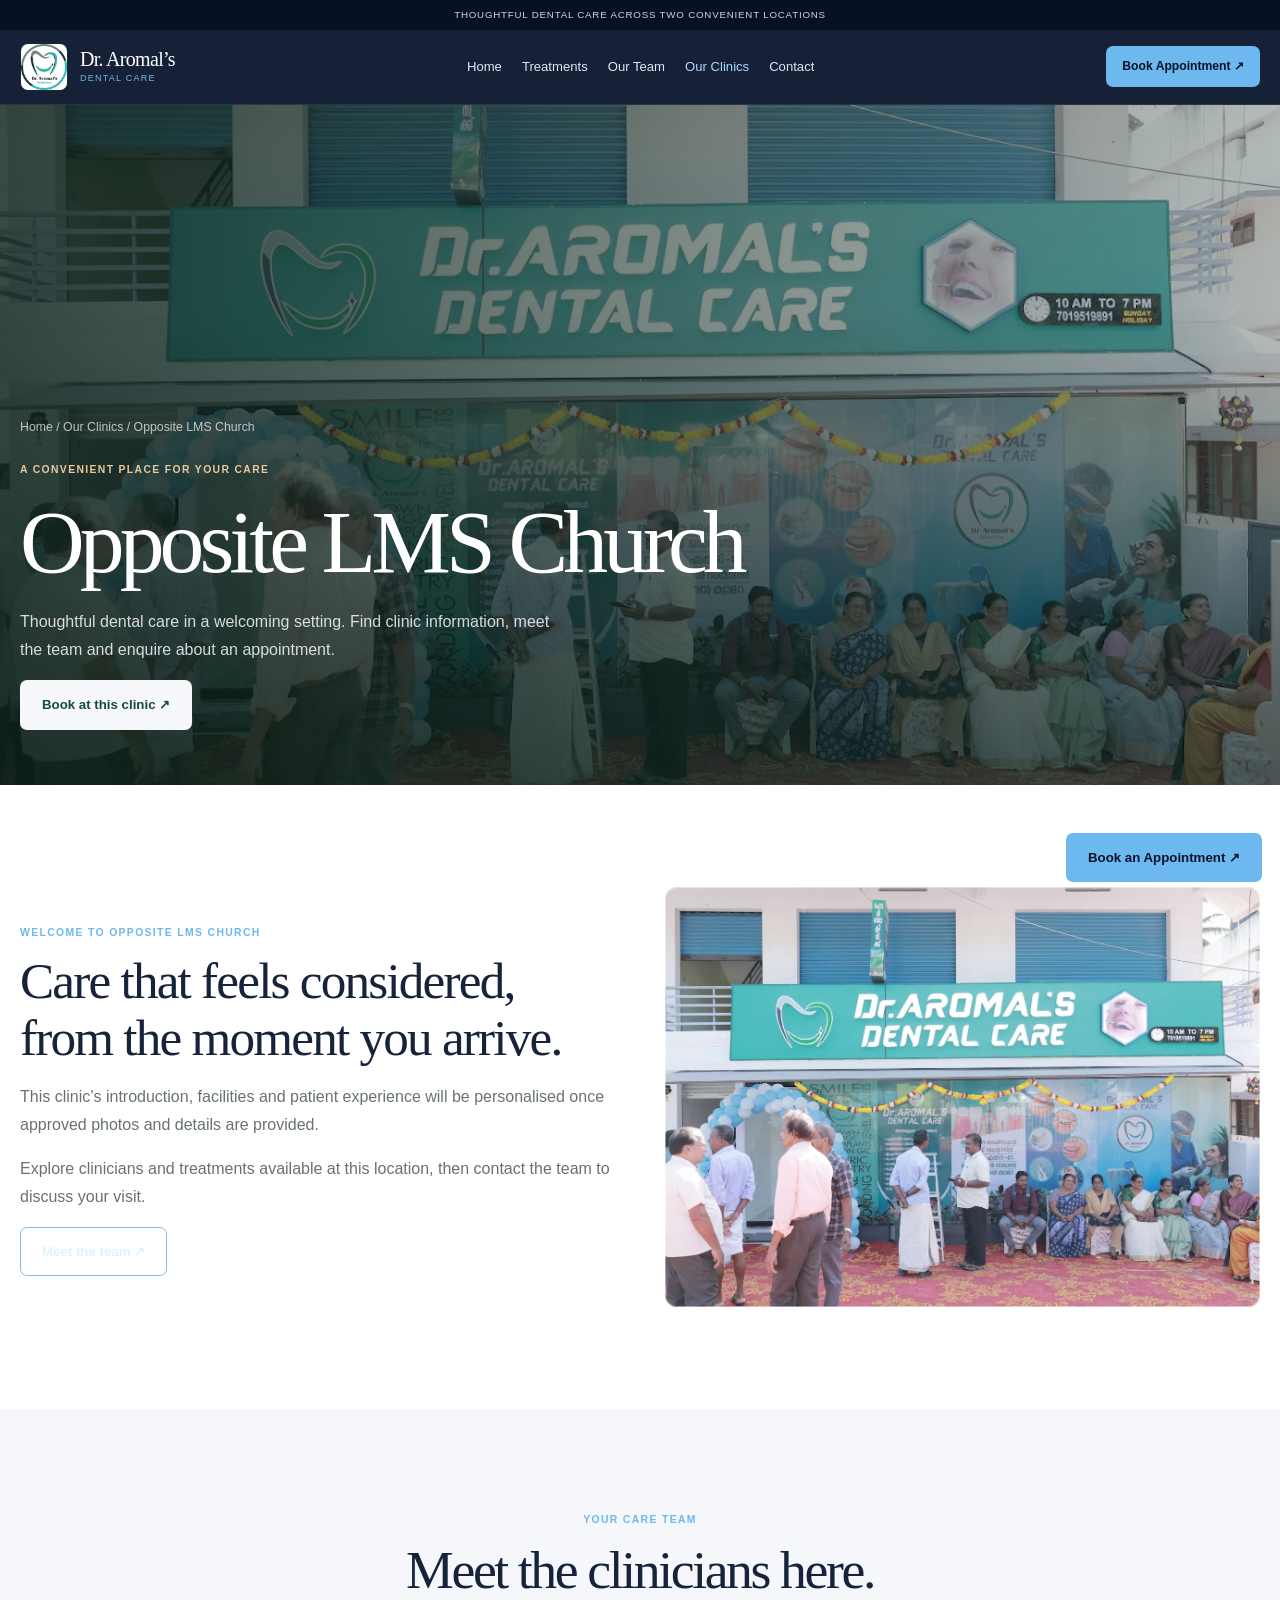
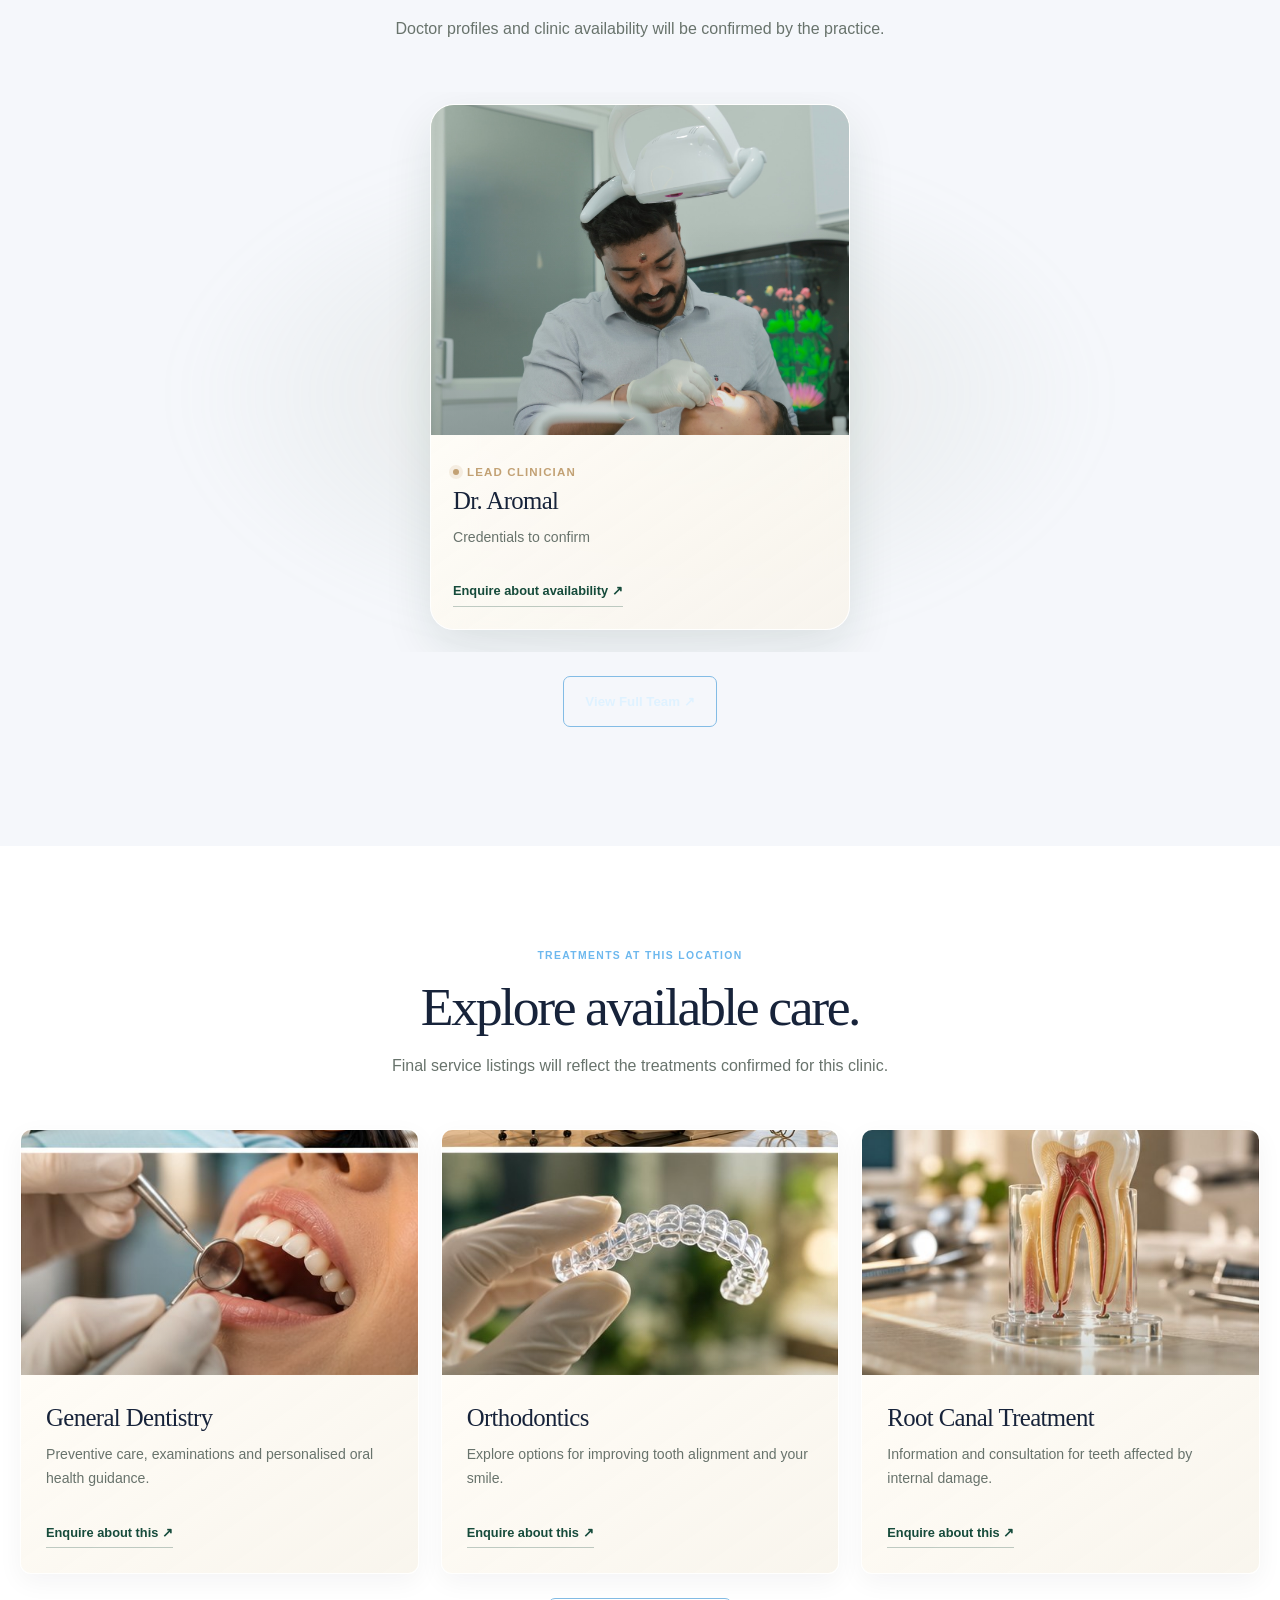
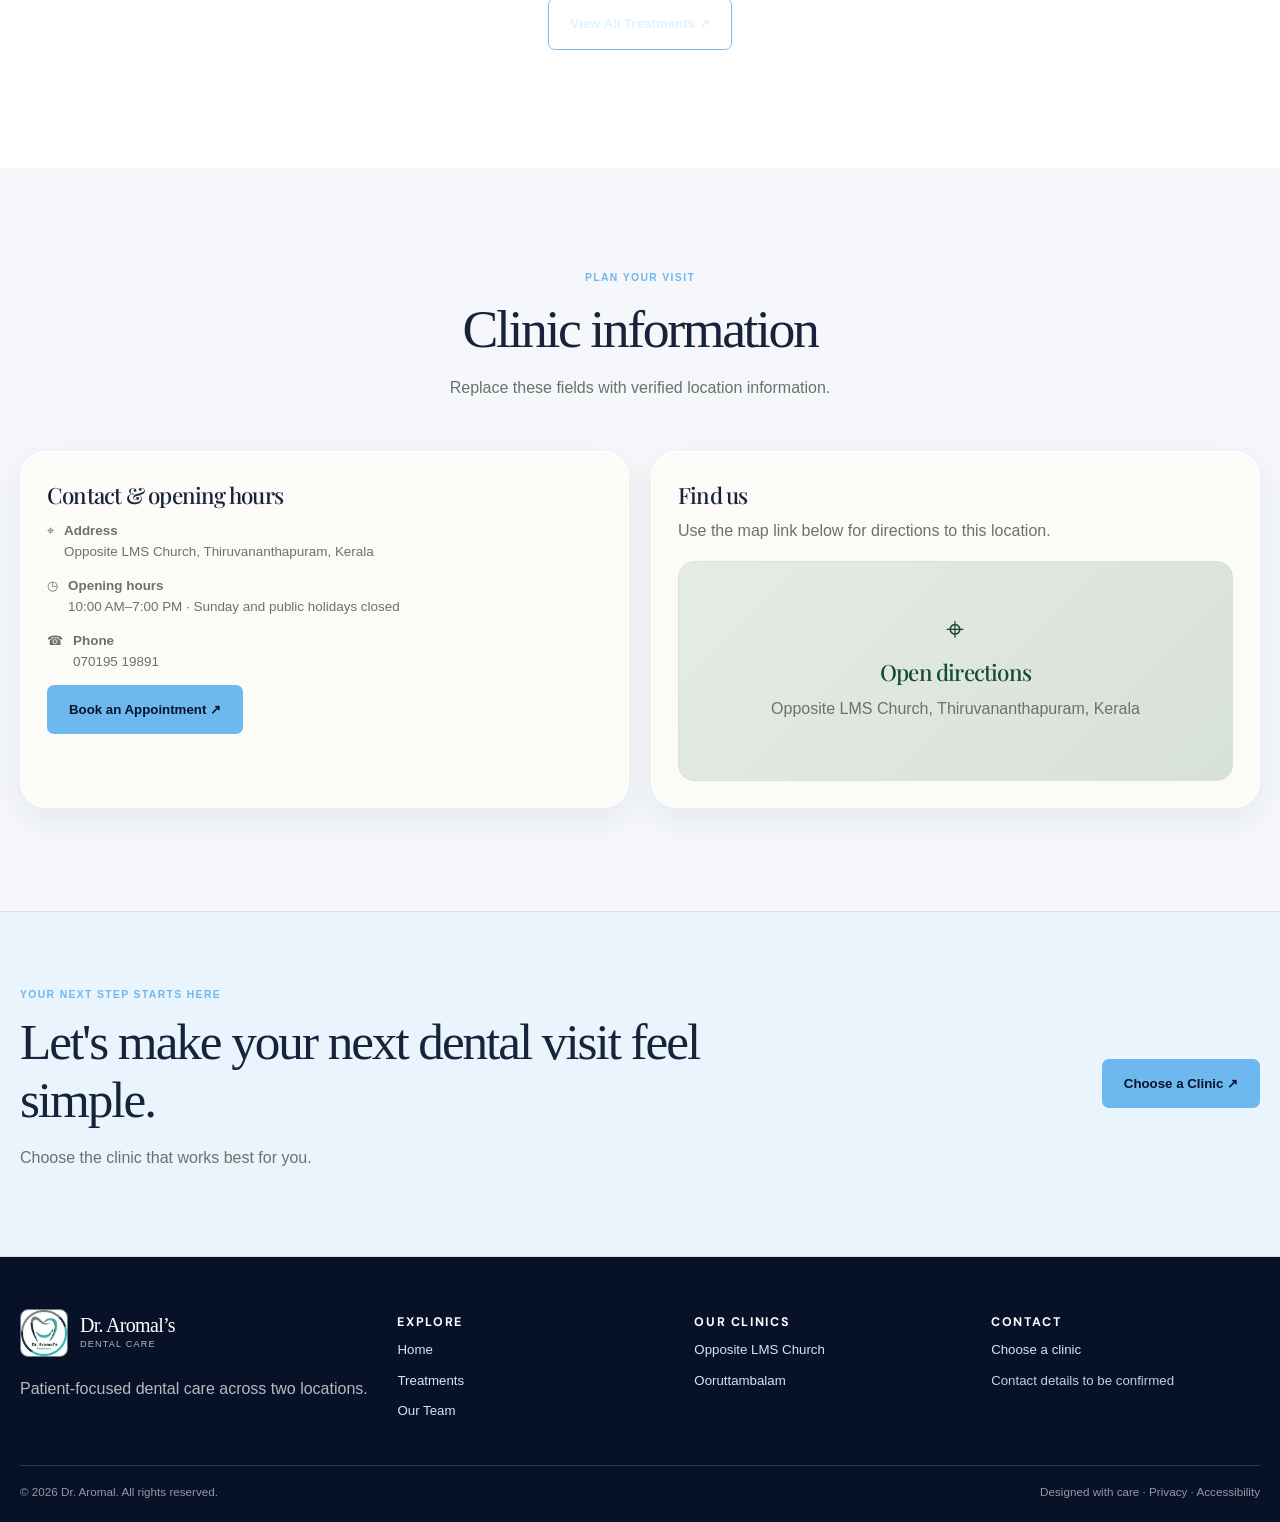
<file: clinic-one.html>
<!doctype html><html lang="en"><head><meta charset="utf-8"><meta name="viewport" content="width=device-width,initial-scale=1"><meta name="description" content="Premium dental care with Dr. Aromal across two clinic locations."><title>Opposite LMS Church | Dr. Aromal</title><link rel="icon" href="assets/icons/favicon.svg" type="image/svg+xml"><link rel="stylesheet" href="css/style.css"><link rel="stylesheet" href="css/animations.css"><link rel="stylesheet" href="css/reference-redesign.css"></head><body><div class="topbar">Thoughtful dental care across two convenient locations</div><header class="header"><div class="container nav"><a class="brand" href="index.html"><img class="brand-logo" src="assets/images/dr-aromal-logo.jpg" alt="Dr. Aromal’s Dental Care logo" width="52" height="52"><span><span class="brand-name">Dr. Aromal’s</span><span class="brand-sub">Dental Care</span></span></a><nav class="nav-links"><a class="" href="index.html">Home</a><a class="" href="treatments.html">Treatments</a><a class="" href="team.html">Our Team</a><a class="active" href="#clinics">Our Clinics</a><a class="" href="#contact">Contact</a></nav><div class="nav-actions"><button class="btn btn-primary btn-small" data-book>Book Appointment ↗</button><button class="menu-toggle" aria-label="Toggle navigation" aria-expanded="false">☰</button></div></div></header><main><section class="clinic-hero"><img class="clinic-hero-image" src="assets/images/clinic-exterior.webp" alt="Dr. Aromal’s Dental Care at Opposite LMS Church" width="1360" height="907"><div class="clinic-hero-content"><div class="container"><div class="breadcrumb" style="color:#ffffffb5"><a href="index.html">Home</a> / Our Clinics / Opposite LMS Church</div><span class="eyebrow">A convenient place for your care</span><h1>Opposite LMS Church</h1><p>Thoughtful dental care in a welcoming setting. Find clinic information, meet the team and enquire about an appointment.</p><button class="btn btn-light" data-book>Book at this clinic ↗</button></div></div></section><section class="section"><div class="container split"><div><span class="eyebrow">Welcome to Opposite LMS Church</span><h2>Care that feels considered, from the moment you arrive.</h2><p>This clinic’s introduction, facilities and patient experience will be personalised once approved photos and details are provided.</p><p>Explore clinicians and treatments available at this location, then contact the team to discuss your visit.</p><a class="btn btn-outline" href="team.html">Meet the team ↗</a></div><div class="image-panel"><img class="asset-photo" src="assets/images/clinic-exterior.webp" alt="Exterior of Dr. Aromal’s Dental Care clinic" loading="lazy" decoding="async" width="900" height="600"></div></div></section><section class="section" style="background:#f0f2ec"><div class="container"><div class="section-head"><span class="eyebrow">Your care team</span><h2>Meet the clinicians here.</h2><p>Doctor profiles and clinic availability will be confirmed by the practice.</p></div><div class="doctor-belt" data-doctor-belt tabindex="0" aria-label="Doctor profiles carousel"><div class="doctor-track"><article class="doctor-card reveal"><div class="doctor-photo"><img class="asset-photo" src="assets/images/dr-aromal-treating-patient.jpg" alt="Dr. Aromal providing dental care" loading="lazy" decoding="async" width="900" height="600"></div><div class="card-body"><span class="doctor-role">Lead clinician</span><h3>Dr. Aromal</h3><p>Credentials to confirm</p><a class="card-link" href="#contact">Enquire about availability ↗</a></div></article></div></div><p style="text-align:center;margin-top:24px"><a class="btn btn-outline" href="team.html">View Full Team ↗</a></p></div></section><section class="section"><div class="container"><div class="section-head"><span class="eyebrow">Treatments at this location</span><h2>Explore available care.</h2><p>Final service listings will reflect the treatments confirmed for this clinic.</p></div><div class="treatment-grid"><article class="treatment-card reveal"><div class="card-media"><img class="asset-photo" src="assets/images/general-dentistry-exam.jpg" alt="Illustrative general dentistry image" loading="lazy" decoding="async" width="900" height="600"></div><div class="card-body"><h3>General Dentistry</h3><p>Preventive care, examinations and personalised oral health guidance.</p><a class="card-link" href="#contact">Enquire about this ↗</a></div></article><article class="treatment-card reveal"><div class="card-media"><img class="asset-photo" src="assets/images/orthodontics-aligner.jpg" alt="Illustrative orthodontics image" loading="lazy" decoding="async" width="900" height="600"></div><div class="card-body"><h3>Orthodontics</h3><p>Explore options for improving tooth alignment and your smile.</p><a class="card-link" href="#contact">Enquire about this ↗</a></div></article><article class="treatment-card reveal"><div class="card-media"><img class="asset-photo" src="assets/images/root-canal-model.jpg" alt="Illustrative root canal treatment image" loading="lazy" decoding="async" width="900" height="600"></div><div class="card-body"><h3>Root Canal Treatment</h3><p>Information and consultation for teeth affected by internal damage.</p><a class="card-link" href="#contact">Enquire about this ↗</a></div></article></div><p style="text-align:center;margin-top:24px"><a class="btn btn-outline" href="treatments.html">View All Treatments ↗</a></p></div></section><section class="section" style="background:#edf1e9"><div class="container"><div class="section-head"><span class="eyebrow">Plan your visit</span><h2>Clinic information</h2><p>Replace these fields with verified location information.</p></div><div class="clinic-details"><div class="detail-card"><h3>Contact & opening hours</h3><div class="meta-line">⌖ <span><strong>Address</strong><br>Opposite LMS Church, Thiruvananthapuram, Kerala</span></div><div class="meta-line">◷ <span><strong>Opening hours</strong><br>10:00 AM–7:00 PM · Sunday and public holidays closed</span></div><div class="meta-line">☎ <span><strong>Phone</strong><br>070195 19891</span></div><button class="btn btn-primary" data-book>Book an Appointment ↗</button></div><div class="detail-card"><h3>Find us</h3><p>Use the map link below for directions to this location.</p><a class="map-placeholder map-link" href="https://www.google.com/maps/search/?api=1&query=Dr+Aromal%27s+Dental+Care+opposite+LMS+Church+Thiruvananthapuram+Kerala" target="_blank" rel="noopener"><div><span style="font-size:2rem">⌖</span><h3>Open directions</h3><p>Opposite LMS Church, Thiruvananthapuram, Kerala</p></div></a></div></div></div></section></main><section class="cta-band" id="contact"><div class="container cta-inner"><div><span class="eyebrow">Your next step starts here</span><h2>Let's make your next dental visit feel simple.</h2><p>Choose the clinic that works best for you.</p></div><button class="btn btn-primary" data-book>Choose a Clinic ↗</button></div></section><footer class="footer"><div class="container"><div class="footer-grid"><div><a class="brand" href="index.html"><img class="brand-logo" src="assets/images/dr-aromal-logo.jpg" alt="Dr. Aromal’s Dental Care logo" width="52" height="52"><span><span class="brand-name" style="color:white">Dr. Aromal’s</span><span class="brand-sub">Dental Care</span></span></a><p style="margin-top:18px">Patient-focused dental care across two locations.</p></div><div><h3>Explore</h3><div class="footer-links"><a href="index.html">Home</a><a href="treatments.html">Treatments</a><a href="team.html">Our Team</a></div></div><div><h3>Our Clinics</h3><div class="footer-links"><a href="clinic-one.html">Opposite LMS Church</a><a href="clinic-two.html">Ooruttambalam</a></div></div><div><h3>Contact</h3><div class="footer-links"><a href="#contact" data-book>Choose a clinic</a><span>Contact details to be confirmed</span></div></div></div><div class="footer-bottom"><span>© <span data-year></span> Dr. Aromal. All rights reserved.</span><span>Designed with care · Privacy · Accessibility</span></div></div></footer><button class="btn btn-primary floating-book" data-book>Book an Appointment ↗</button><div class="modal-backdrop" aria-hidden="true"><div class="booking-modal" role="dialog" aria-modal="true" aria-labelledby="booking-title"><button class="modal-close" aria-label="Close">×</button><span class="eyebrow">Appointment enquiry</span><h2 id="booking-title">Where would you like to visit?</h2><p>Select your preferred clinic so your enquiry goes to the right place.</p><div class="booking-options"><button class="booking-option" data-clinic-choice="one"><strong>Opposite LMS Church ↗</strong><span>Thiruvananthapuram · 070195 19891</span></button><button class="booking-option" data-clinic-choice="two"><strong>Opposite LMS Church ↗</strong><span>Thiruvananthapuram · 070195 19891</span></button></div><div class="booking-result"><p style="width:100%">Selected: <strong id="selected-clinic-label">Clinic</strong></p><button class="btn btn-primary" data-book-whatsapp>Continue on WhatsApp</button><button class="btn btn-outline" data-book-call>Call clinic</button></div><p class="empty-note">Appointments are confirmed directly with the clinic.</p></div></div><script src="js/config.js"></script><script src="js/main.js"></script><script>document.querySelectorAll("[data-year]").forEach(e=>e.textContent=new Date().getFullYear())</script></body></html>
</file>
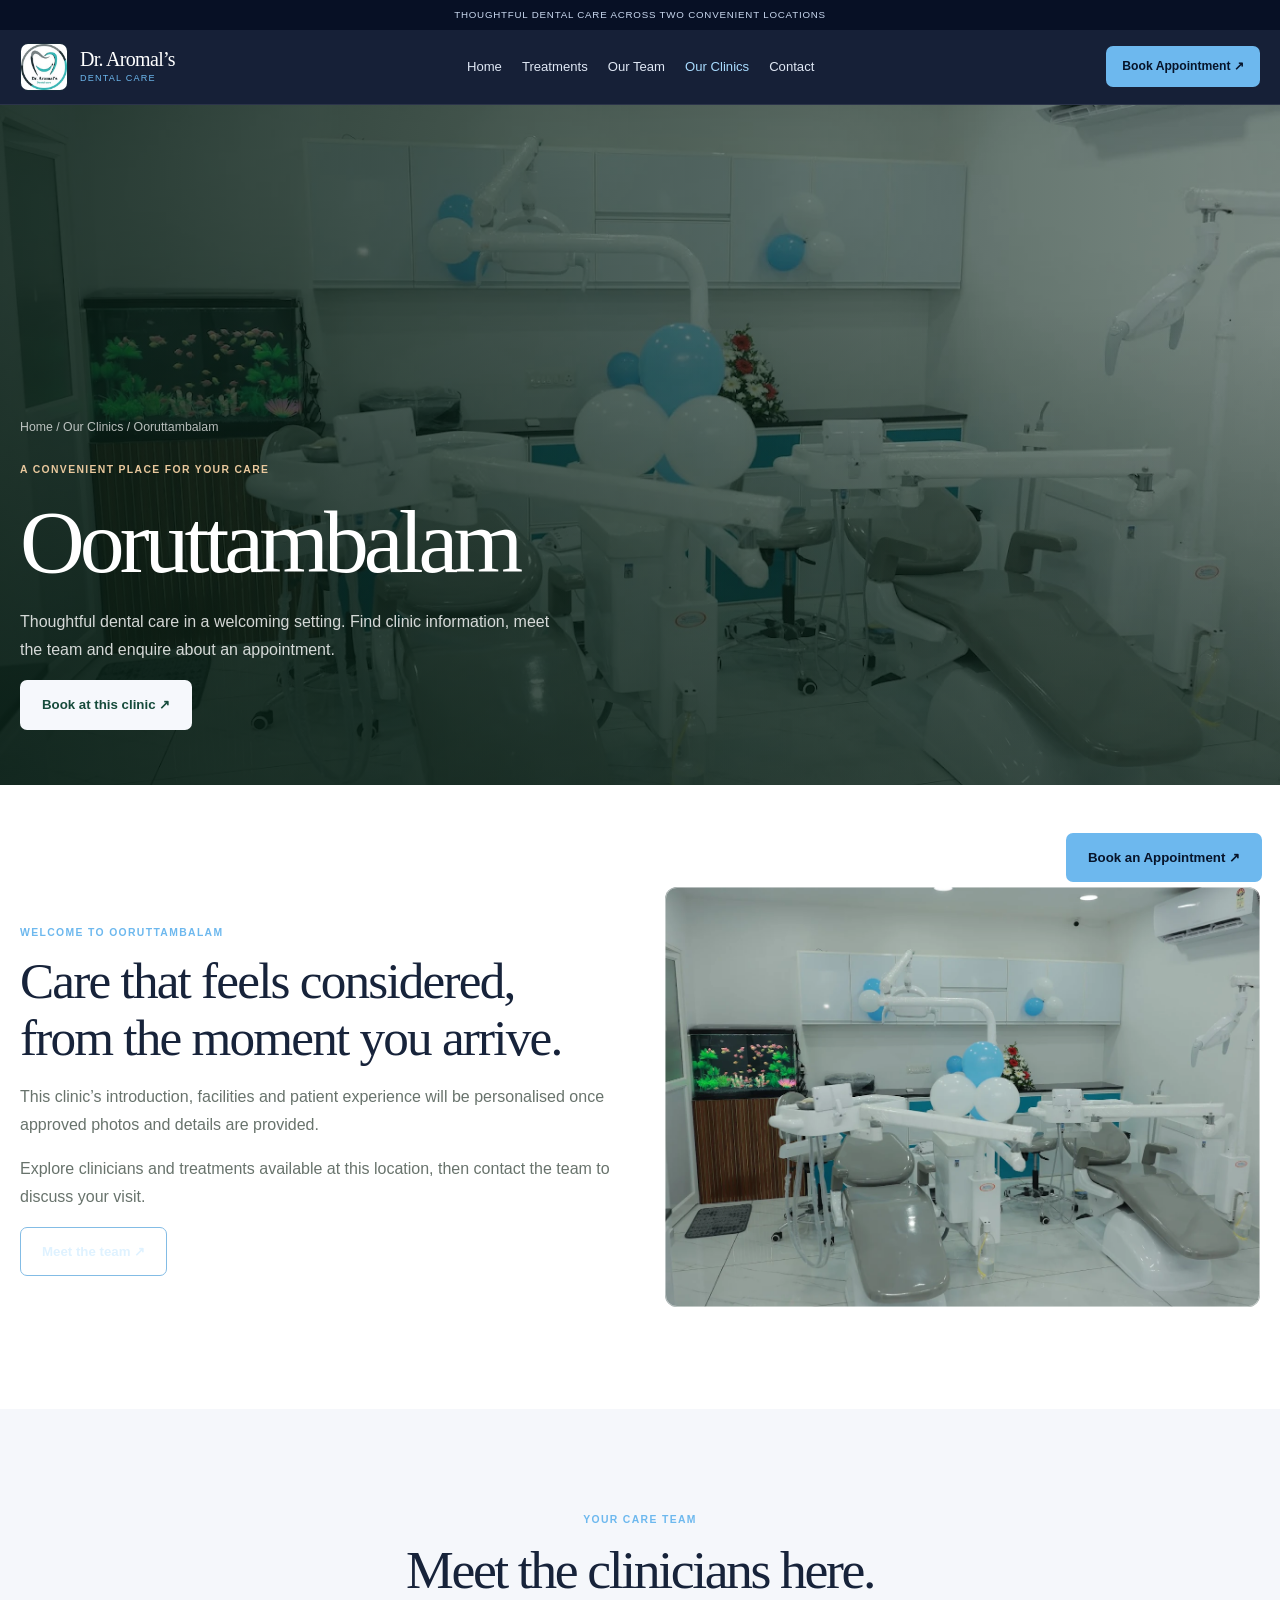
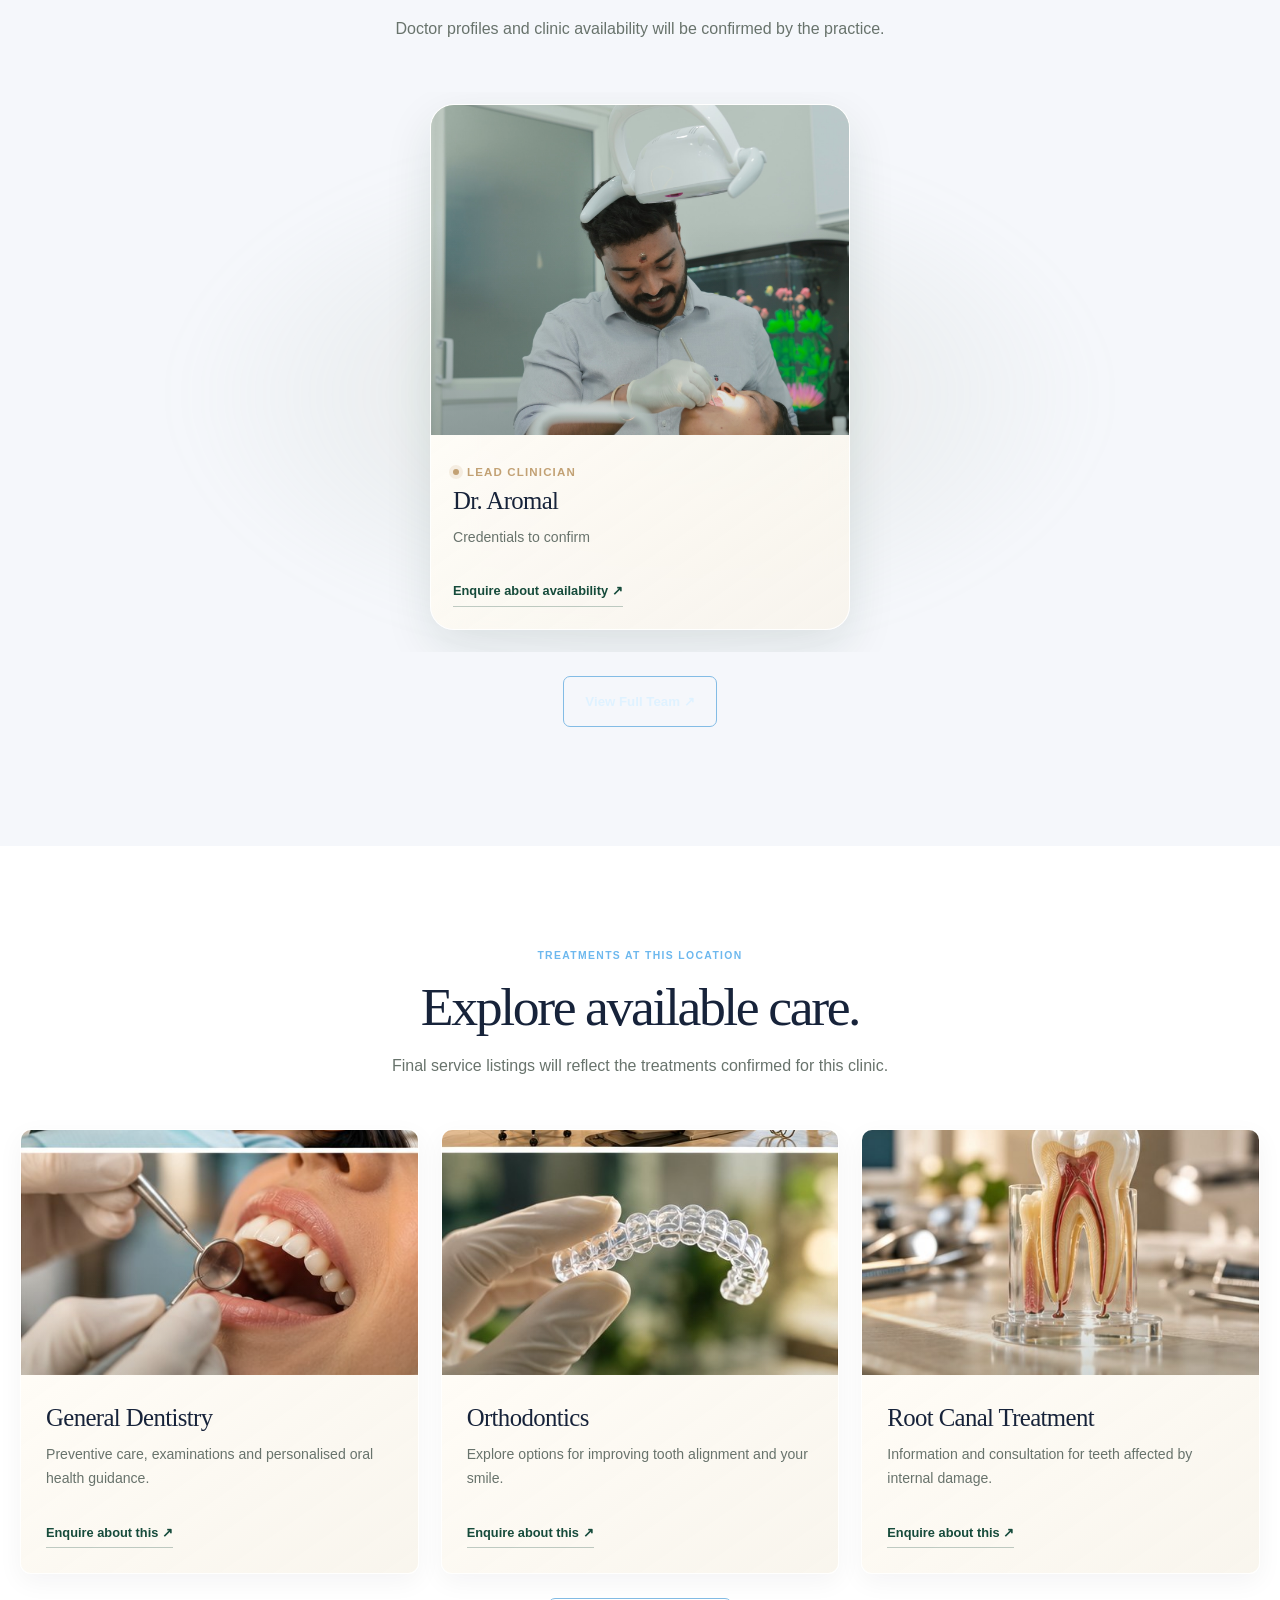
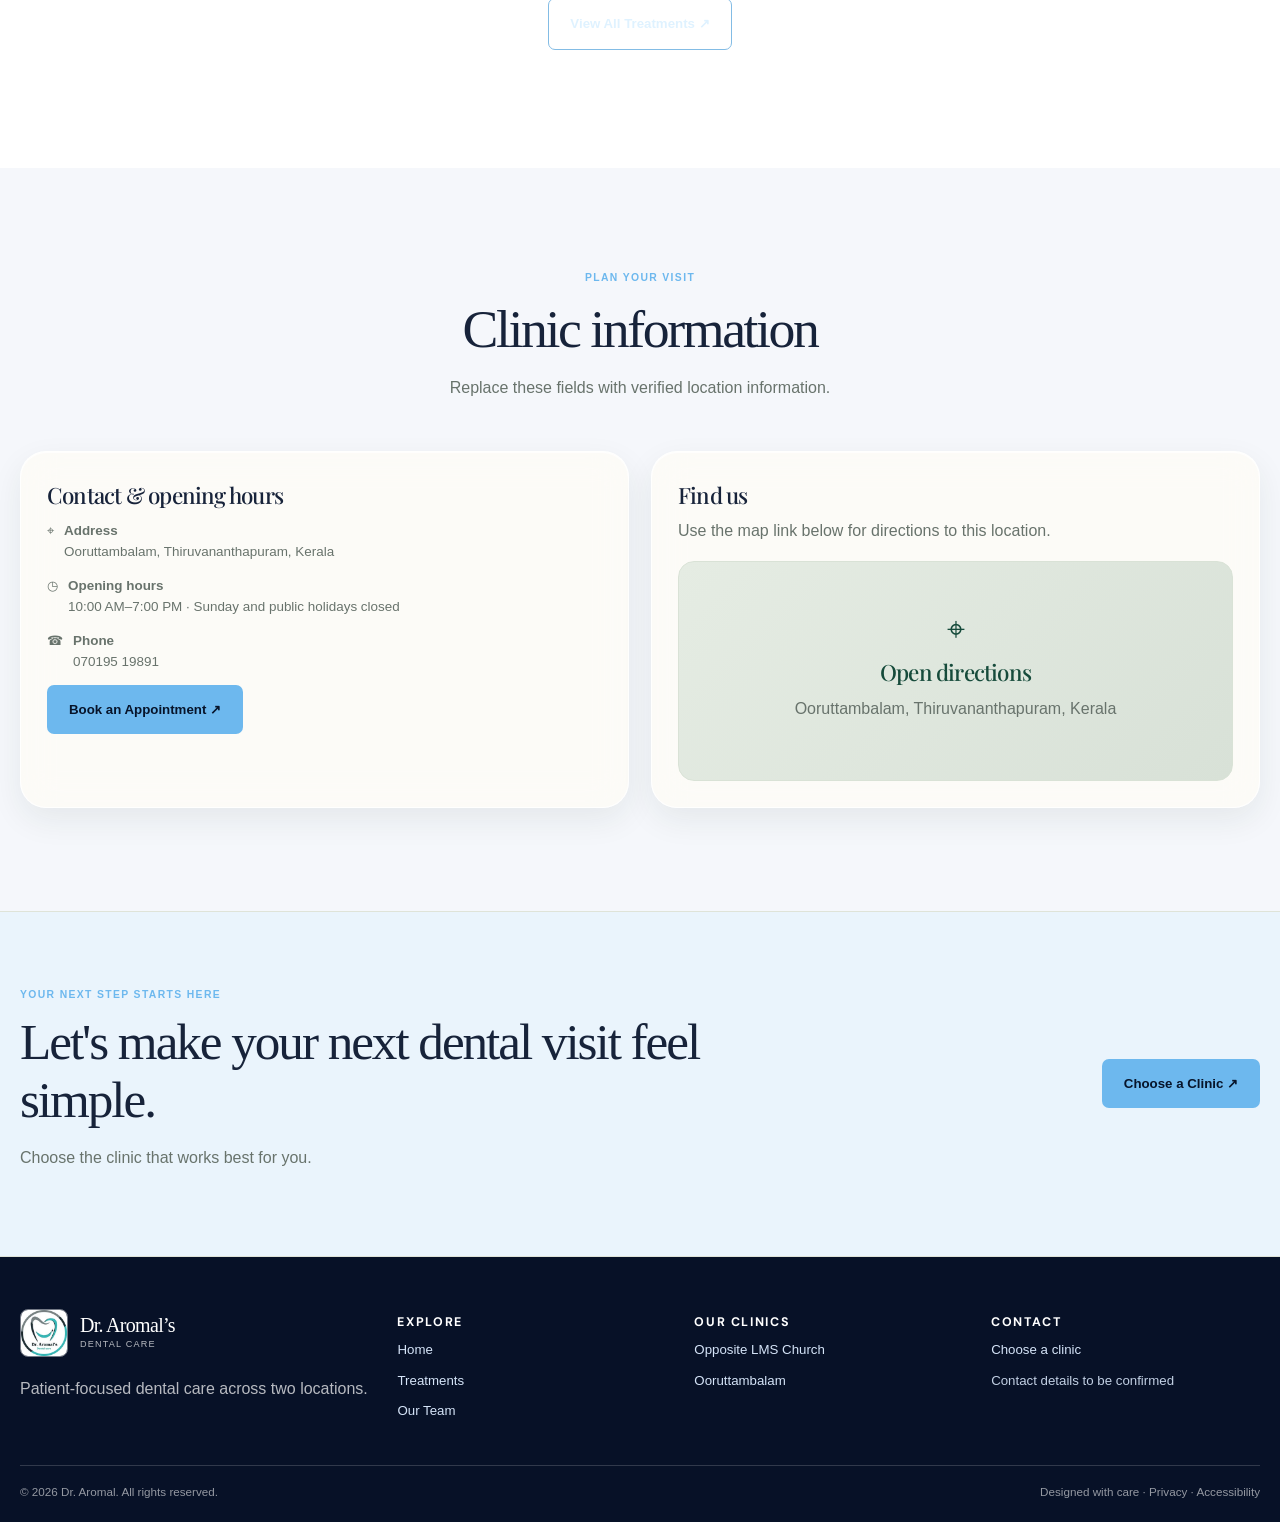
<file: clinic-two.html>
<!doctype html><html lang="en"><head><meta charset="utf-8"><meta name="viewport" content="width=device-width,initial-scale=1"><meta name="description" content="Premium dental care with Dr. Aromal across two clinic locations."><title>Ooruttambalam | Dr. Aromal</title><link rel="icon" href="assets/icons/favicon.svg" type="image/svg+xml"><link rel="stylesheet" href="css/style.css"><link rel="stylesheet" href="css/animations.css"><link rel="stylesheet" href="css/reference-redesign.css"></head><body><div class="topbar">Thoughtful dental care across two convenient locations</div><header class="header"><div class="container nav"><a class="brand" href="index.html"><img class="brand-logo" src="assets/images/dr-aromal-logo.jpg" alt="Dr. Aromal’s Dental Care logo" width="52" height="52"><span><span class="brand-name">Dr. Aromal’s</span><span class="brand-sub">Dental Care</span></span></a><nav class="nav-links"><a class="" href="index.html">Home</a><a class="" href="treatments.html">Treatments</a><a class="" href="team.html">Our Team</a><a class="active" href="#clinics">Our Clinics</a><a class="" href="#contact">Contact</a></nav><div class="nav-actions"><button class="btn btn-primary btn-small" data-book>Book Appointment ↗</button><button class="menu-toggle" aria-label="Toggle navigation" aria-expanded="false">☰</button></div></div></header><main><section class="clinic-hero"><img class="clinic-hero-image" src="assets/images/clinic-treatment-room-real.webp" alt="Dr. Aromal’s Dental Care at Ooruttambalam" width="1360" height="907"><div class="clinic-hero-content"><div class="container"><div class="breadcrumb" style="color:#ffffffb5"><a href="index.html">Home</a> / Our Clinics / Ooruttambalam</div><span class="eyebrow">A convenient place for your care</span><h1>Ooruttambalam</h1><p>Thoughtful dental care in a welcoming setting. Find clinic information, meet the team and enquire about an appointment.</p><button class="btn btn-light" data-book>Book at this clinic ↗</button></div></div></section><section class="section"><div class="container split"><div><span class="eyebrow">Welcome to Ooruttambalam</span><h2>Care that feels considered, from the moment you arrive.</h2><p>This clinic’s introduction, facilities and patient experience will be personalised once approved photos and details are provided.</p><p>Explore clinicians and treatments available at this location, then contact the team to discuss your visit.</p><a class="btn btn-outline" href="team.html">Meet the team ↗</a></div><div class="image-panel"><img class="asset-photo" src="assets/images/clinic-treatment-room-real.webp" alt="Illustrative dental treatment suite" loading="lazy" decoding="async" width="900" height="600"></div></div></section><section class="section" style="background:#f0f2ec"><div class="container"><div class="section-head"><span class="eyebrow">Your care team</span><h2>Meet the clinicians here.</h2><p>Doctor profiles and clinic availability will be confirmed by the practice.</p></div><div class="doctor-belt" data-doctor-belt tabindex="0" aria-label="Doctor profiles carousel"><div class="doctor-track"><article class="doctor-card reveal"><div class="doctor-photo"><img class="asset-photo" src="assets/images/dr-aromal-treating-patient.jpg" alt="Dr. Aromal providing dental care" loading="lazy" decoding="async" width="900" height="600"></div><div class="card-body"><span class="doctor-role">Lead clinician</span><h3>Dr. Aromal</h3><p>Credentials to confirm</p><a class="card-link" href="#contact">Enquire about availability ↗</a></div></article></div></div><p style="text-align:center;margin-top:24px"><a class="btn btn-outline" href="team.html">View Full Team ↗</a></p></div></section><section class="section"><div class="container"><div class="section-head"><span class="eyebrow">Treatments at this location</span><h2>Explore available care.</h2><p>Final service listings will reflect the treatments confirmed for this clinic.</p></div><div class="treatment-grid"><article class="treatment-card reveal"><div class="card-media"><img class="asset-photo" src="assets/images/general-dentistry-exam.jpg" alt="Illustrative general dentistry image" loading="lazy" decoding="async" width="900" height="600"></div><div class="card-body"><h3>General Dentistry</h3><p>Preventive care, examinations and personalised oral health guidance.</p><a class="card-link" href="#contact">Enquire about this ↗</a></div></article><article class="treatment-card reveal"><div class="card-media"><img class="asset-photo" src="assets/images/orthodontics-aligner.jpg" alt="Illustrative orthodontics image" loading="lazy" decoding="async" width="900" height="600"></div><div class="card-body"><h3>Orthodontics</h3><p>Explore options for improving tooth alignment and your smile.</p><a class="card-link" href="#contact">Enquire about this ↗</a></div></article><article class="treatment-card reveal"><div class="card-media"><img class="asset-photo" src="assets/images/root-canal-model.jpg" alt="Illustrative root canal treatment image" loading="lazy" decoding="async" width="900" height="600"></div><div class="card-body"><h3>Root Canal Treatment</h3><p>Information and consultation for teeth affected by internal damage.</p><a class="card-link" href="#contact">Enquire about this ↗</a></div></article></div><p style="text-align:center;margin-top:24px"><a class="btn btn-outline" href="treatments.html">View All Treatments ↗</a></p></div></section><section class="section" style="background:#edf1e9"><div class="container"><div class="section-head"><span class="eyebrow">Plan your visit</span><h2>Clinic information</h2><p>Replace these fields with verified location information.</p></div><div class="clinic-details"><div class="detail-card"><h3>Contact & opening hours</h3><div class="meta-line">⌖ <span><strong>Address</strong><br>Ooruttambalam, Thiruvananthapuram, Kerala</span></div><div class="meta-line">◷ <span><strong>Opening hours</strong><br>10:00 AM–7:00 PM · Sunday and public holidays closed</span></div><div class="meta-line">☎ <span><strong>Phone</strong><br>070195 19891</span></div><button class="btn btn-primary" data-book>Book an Appointment ↗</button></div><div class="detail-card"><h3>Find us</h3><p>Use the map link below for directions to this location.</p><a class="map-placeholder map-link" href="https://www.google.com/maps/search/?api=1&query=Dr+Aromal%27s+Dental+Care+Ooruttambalam+Thiruvananthapuram+Kerala" target="_blank" rel="noopener"><div><span style="font-size:2rem">⌖</span><h3>Open directions</h3><p>Ooruttambalam, Thiruvananthapuram, Kerala</p></div></a></div></div></div></section></main><section class="cta-band" id="contact"><div class="container cta-inner"><div><span class="eyebrow">Your next step starts here</span><h2>Let's make your next dental visit feel simple.</h2><p>Choose the clinic that works best for you.</p></div><button class="btn btn-primary" data-book>Choose a Clinic ↗</button></div></section><footer class="footer"><div class="container"><div class="footer-grid"><div><a class="brand" href="index.html"><img class="brand-logo" src="assets/images/dr-aromal-logo.jpg" alt="Dr. Aromal’s Dental Care logo" width="52" height="52"><span><span class="brand-name" style="color:white">Dr. Aromal’s</span><span class="brand-sub">Dental Care</span></span></a><p style="margin-top:18px">Patient-focused dental care across two locations.</p></div><div><h3>Explore</h3><div class="footer-links"><a href="index.html">Home</a><a href="treatments.html">Treatments</a><a href="team.html">Our Team</a></div></div><div><h3>Our Clinics</h3><div class="footer-links"><a href="clinic-one.html">Opposite LMS Church</a><a href="clinic-two.html">Ooruttambalam</a></div></div><div><h3>Contact</h3><div class="footer-links"><a href="#contact" data-book>Choose a clinic</a><span>Contact details to be confirmed</span></div></div></div><div class="footer-bottom"><span>© <span data-year></span> Dr. Aromal. All rights reserved.</span><span>Designed with care · Privacy · Accessibility</span></div></div></footer><button class="btn btn-primary floating-book" data-book>Book an Appointment ↗</button><div class="modal-backdrop" aria-hidden="true"><div class="booking-modal" role="dialog" aria-modal="true" aria-labelledby="booking-title"><button class="modal-close" aria-label="Close">×</button><span class="eyebrow">Appointment enquiry</span><h2 id="booking-title">Where would you like to visit?</h2><p>Select your preferred clinic so your enquiry goes to the right place.</p><div class="booking-options"><button class="booking-option" data-clinic-choice="one"><strong>Ooruttambalam ↗</strong><span>Thiruvananthapuram · 070195 19891</span></button><button class="booking-option" data-clinic-choice="two"><strong>Ooruttambalam ↗</strong><span>Thiruvananthapuram · 070195 19891</span></button></div><div class="booking-result"><p style="width:100%">Selected: <strong id="selected-clinic-label">Clinic</strong></p><button class="btn btn-primary" data-book-whatsapp>Continue on WhatsApp</button><button class="btn btn-outline" data-book-call>Call clinic</button></div><p class="empty-note">Appointments are confirmed directly with the clinic.</p></div></div><script src="js/config.js"></script><script src="js/main.js"></script><script>document.querySelectorAll("[data-year]").forEach(e=>e.textContent=new Date().getFullYear())</script></body></html>
</file>
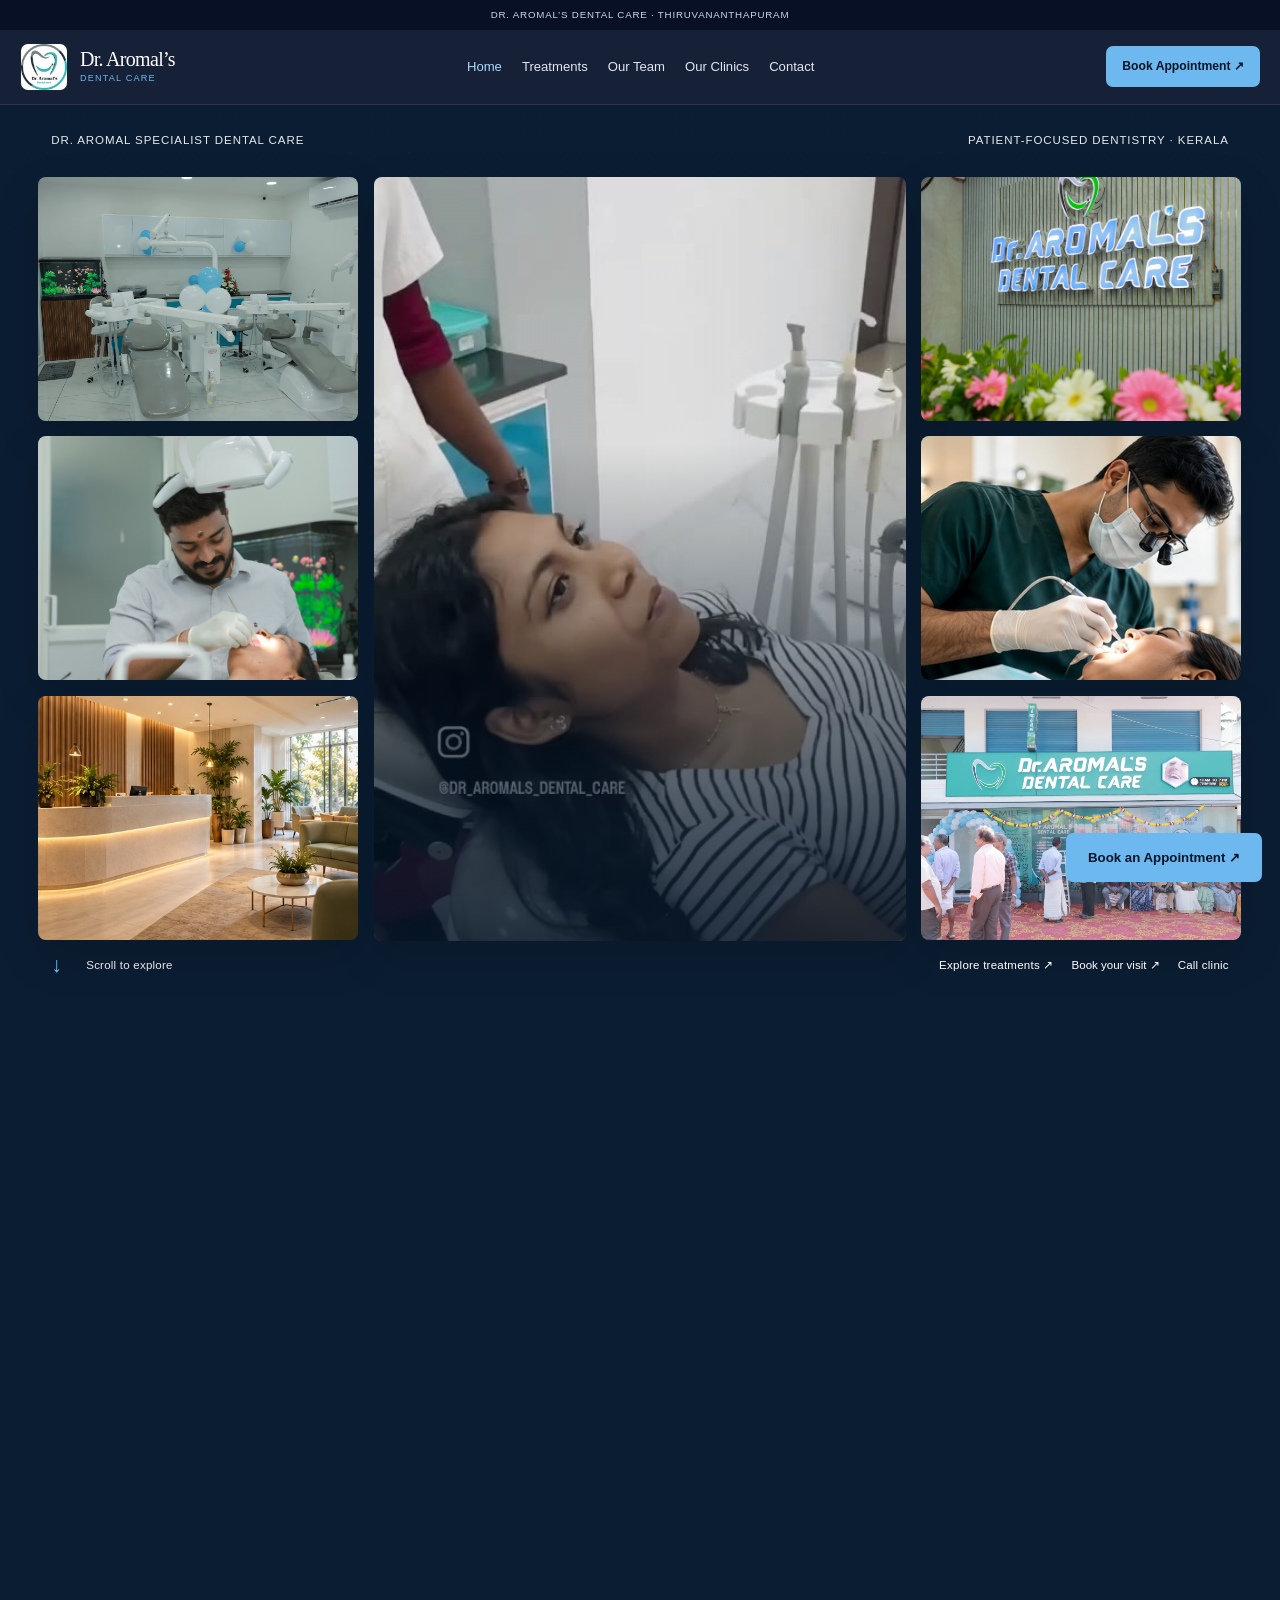
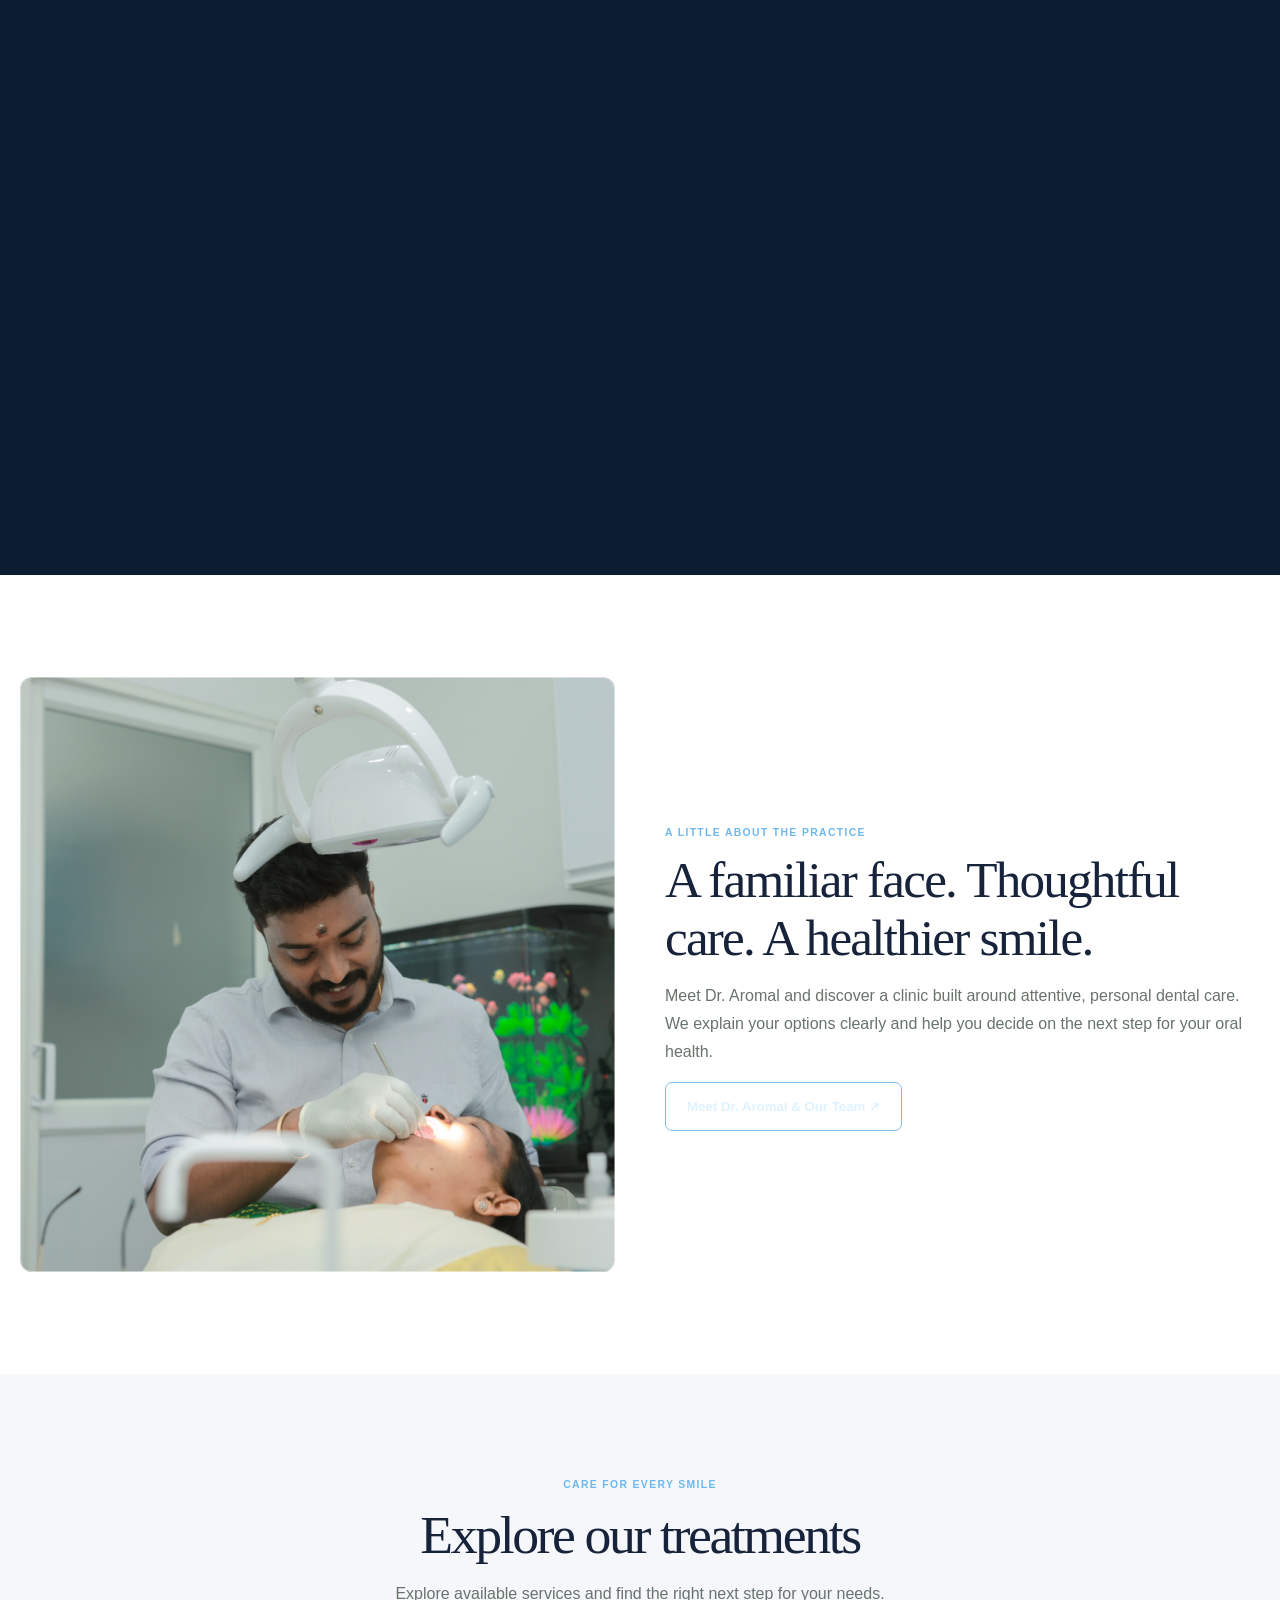
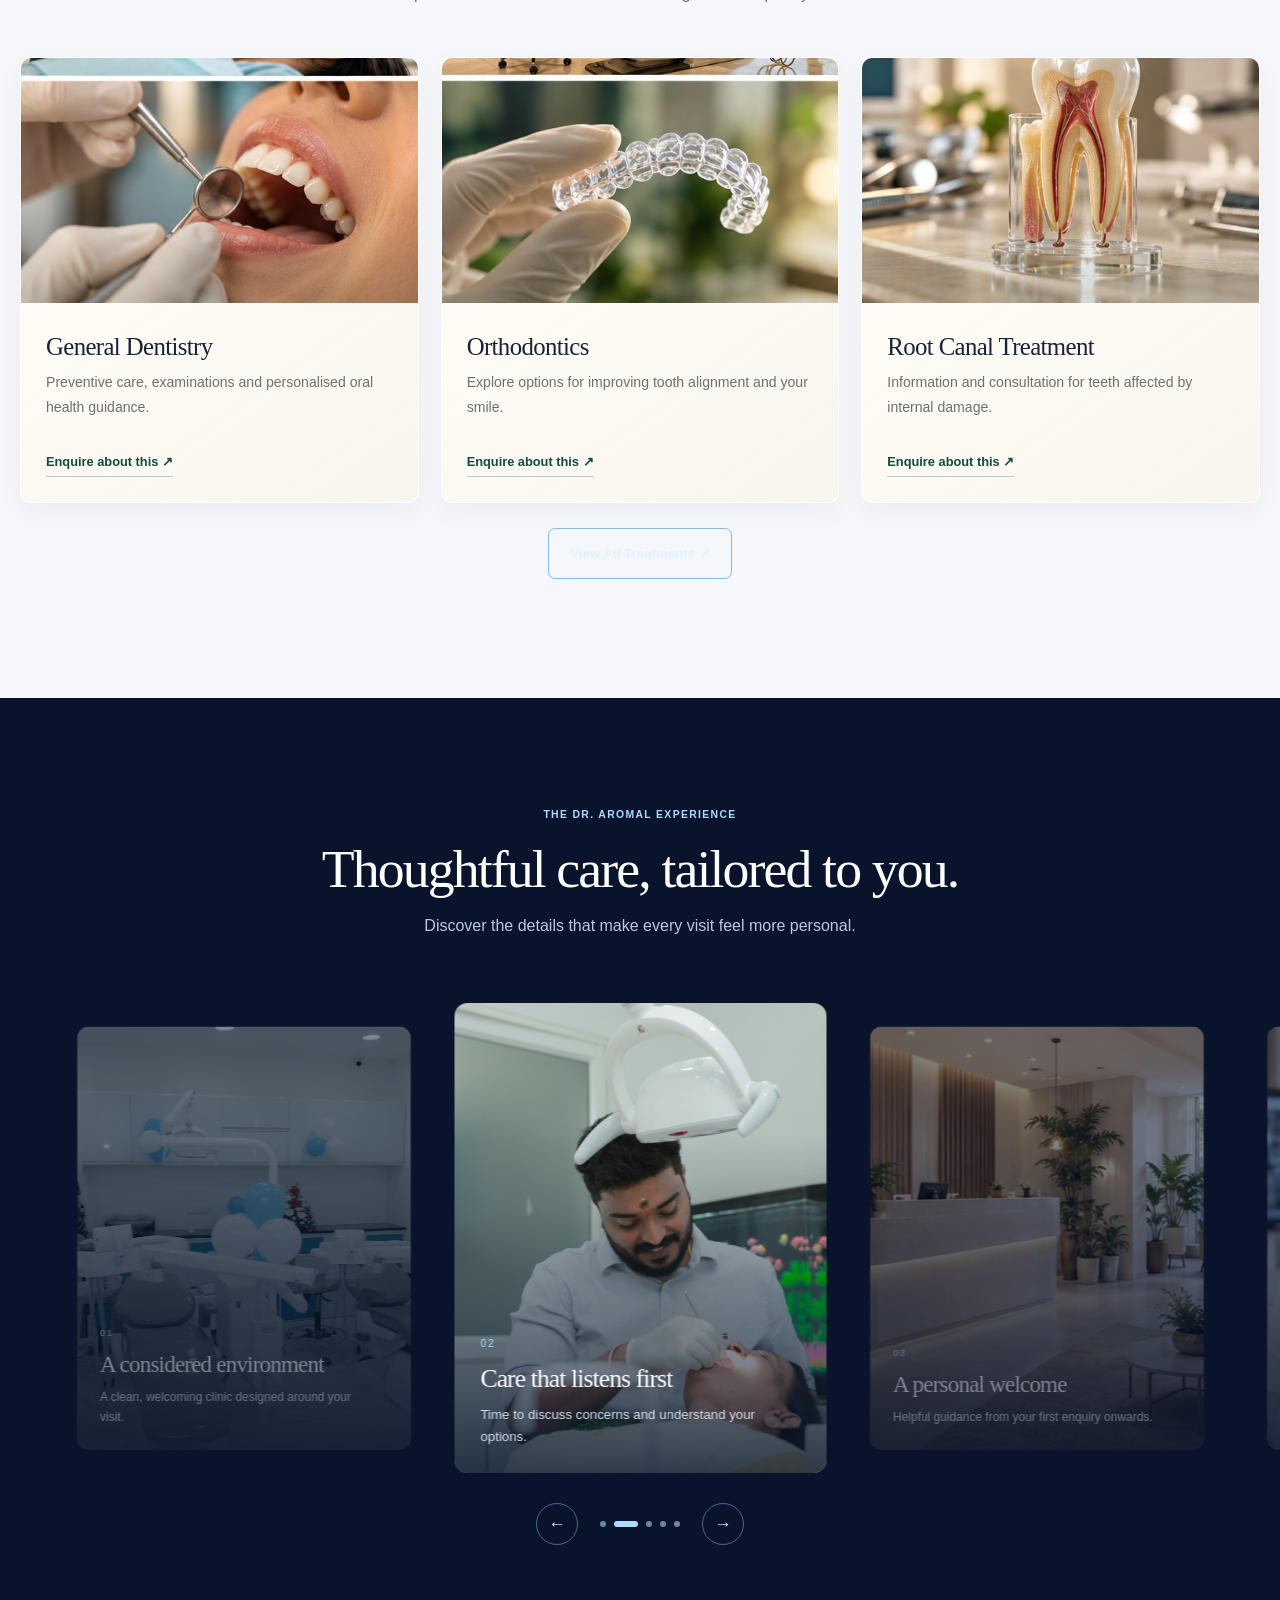
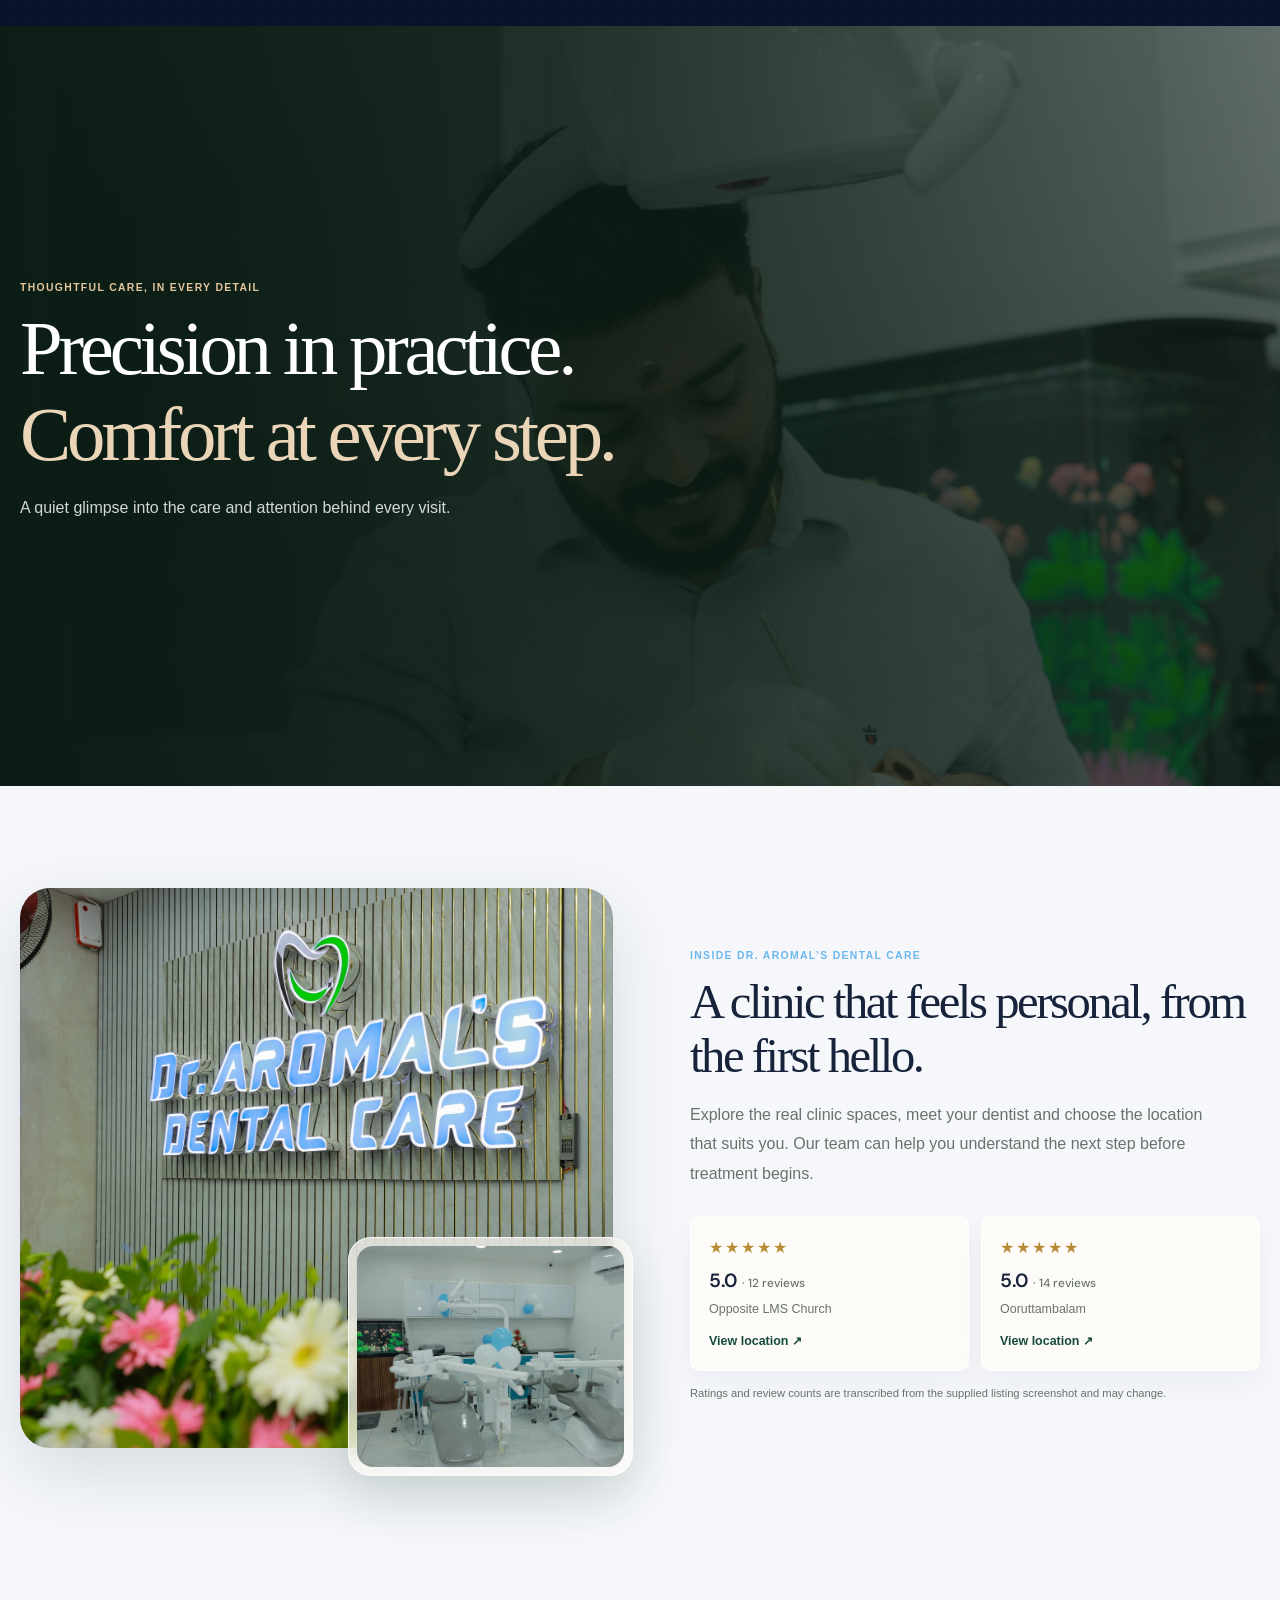
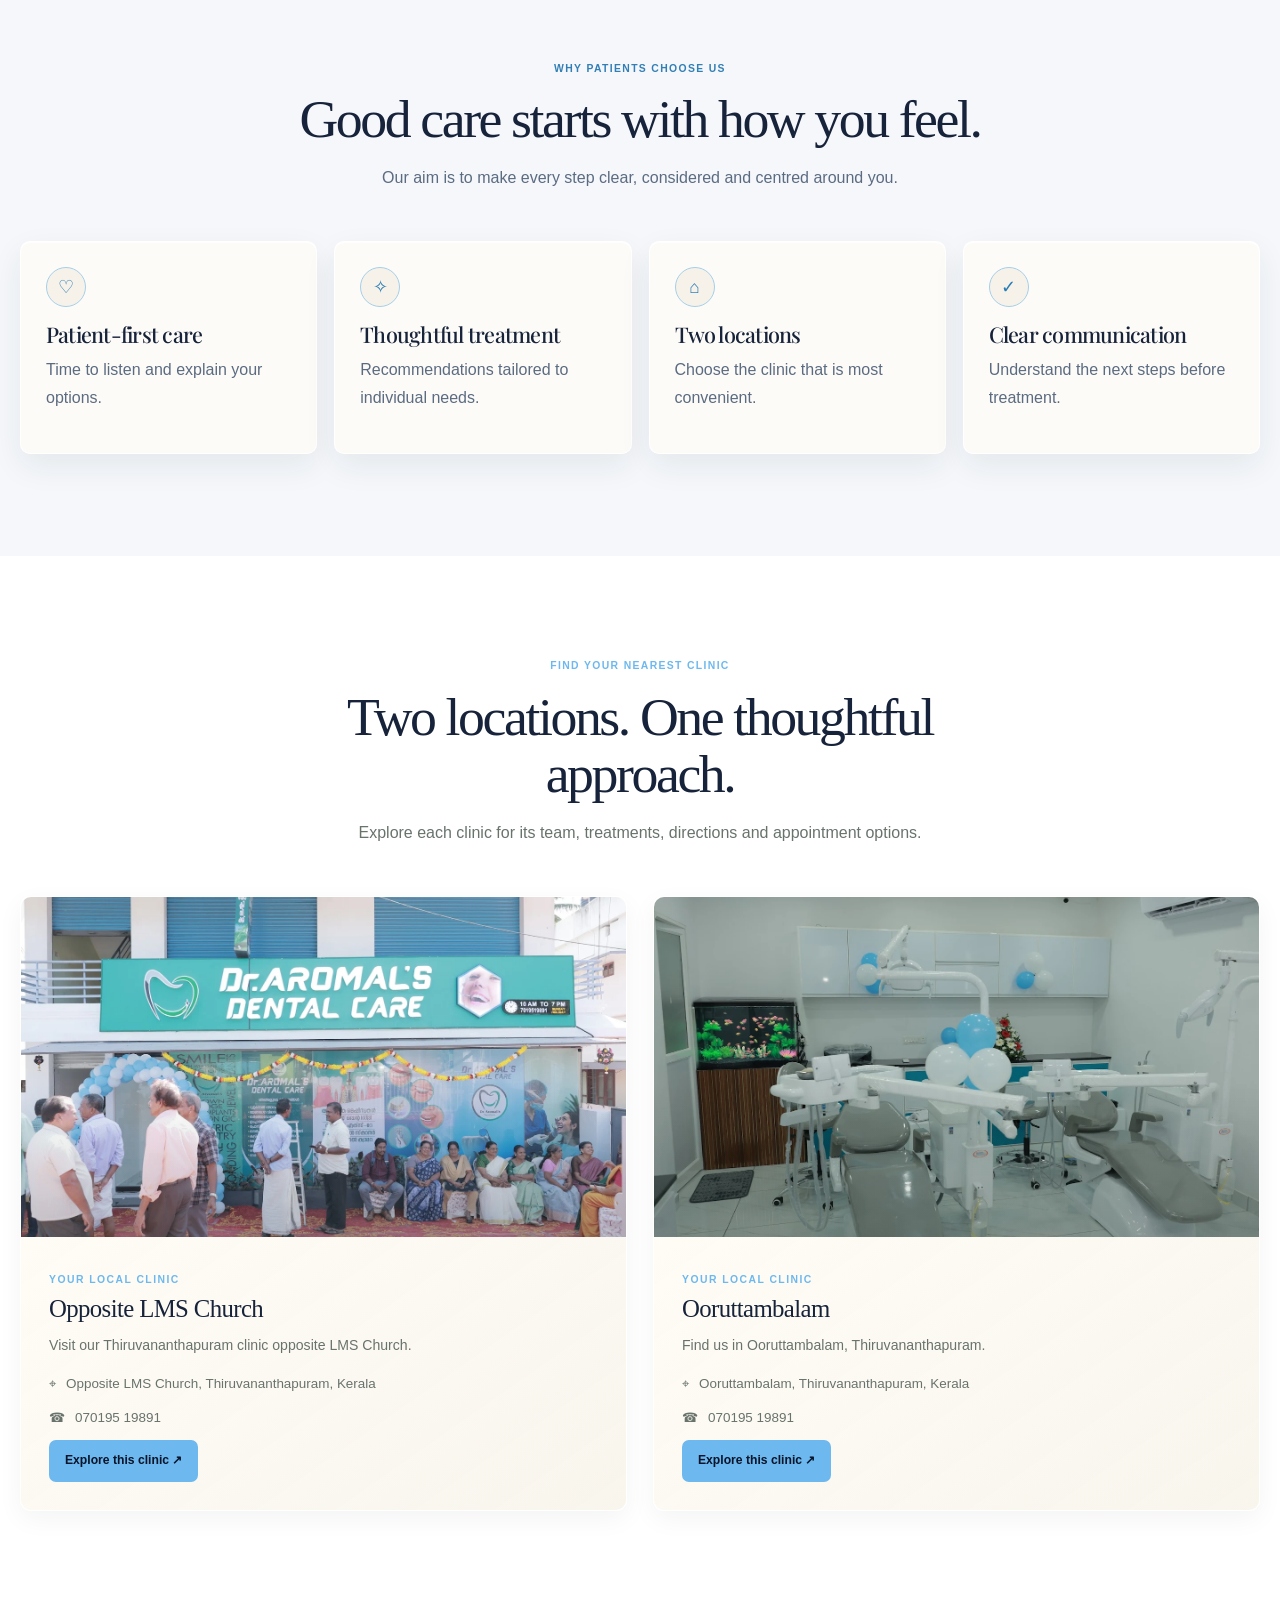
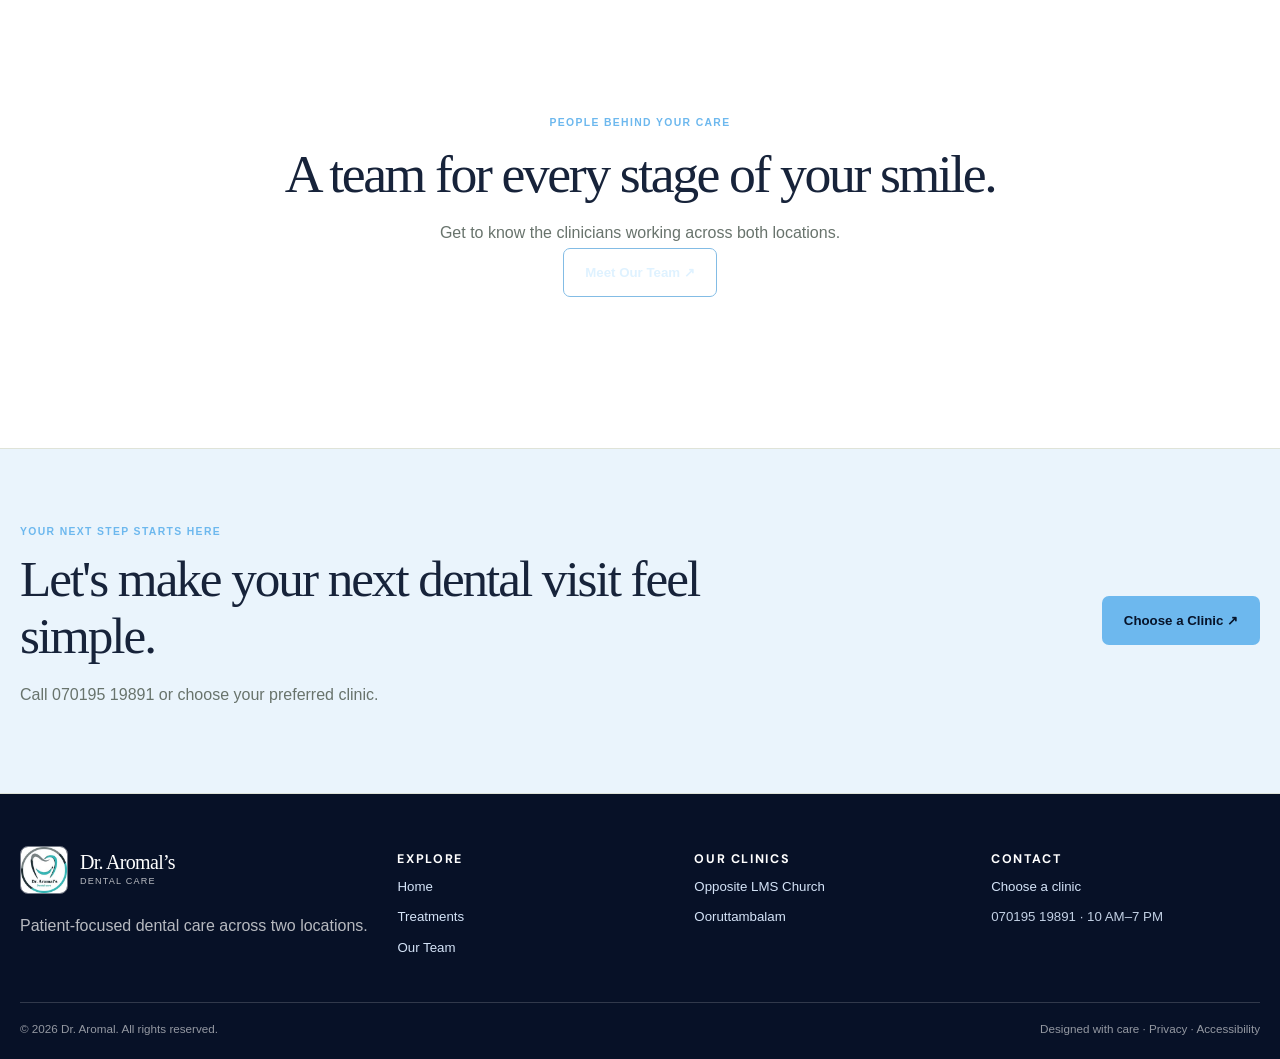
<file: index-fixed.html>
<!doctype html><html lang="en"><head><meta charset="utf-8"><meta name="viewport" content="width=device-width,initial-scale=1"><meta name="description" content="Meet Dr. Aromal Specialist Dental Care in Kerala. Explore treatments, clinic locations and appointment options."><title>Home | Dr. Aromal</title><link rel="icon" href="assets/icons/favicon.svg" type="image/svg+xml"><link rel="stylesheet" href="css/style.css"><link rel="stylesheet" href="css/animations.css"><link rel="stylesheet" href="css/reference-redesign.css">
<style id="dr-aromal-cinematic-hero-patch">
  /* Scroll runway + sticky stage: required for a real scroll-driven video expansion. */
  .lkn-hero[data-cinematic-hero] {
    position: relative;
    height: 230svh;
    min-height: 0;
    padding: 0;
    overflow: clip;
    background: #0b2037;
    color: #fff;
  }
  .lkn-hero[data-cinematic-hero] .lkn-hero-stage {
    position: sticky;
    top: 0;
    width: 100%;
    height: 100svh;
    min-height: 560px;
    overflow: hidden;
    isolation: isolate;
    background: #0b2037;
  }
  .lkn-hero[data-cinematic-hero] .hero-collage {
    position: absolute;
    inset: 0;
    display: grid;
    grid-template-columns: minmax(0, 1fr) minmax(0, 1.38fr) minmax(0, 1fr);
    grid-template-rows: repeat(3, minmax(0, 1fr));
    gap: clamp(10px, 1.5vw, 22px);
    padding: clamp(70px, 9vh, 110px) clamp(16px, 4vw, 64px) clamp(68px, 8vh, 100px);
    overflow: visible;
  }
  .lkn-hero[data-cinematic-hero] .collage-tile {
    position: relative;
    min-width: 0;
    min-height: 0;
    overflow: hidden;
    border-radius: 22px;
    background: #193954;
    transform-origin: center;
    will-change: opacity, transform;
  }
  .lkn-hero[data-cinematic-hero] .collage-tile img,
  .lkn-hero[data-cinematic-hero] .collage-tile video {
    display: block;
    width: 100%;
    height: 100%;
    object-fit: cover;
  }
  .lkn-hero[data-cinematic-hero] .tile-left-top { grid-column: 1; grid-row: 1; }
  .lkn-hero[data-cinematic-hero] .tile-left-mid { grid-column: 1; grid-row: 2; }
  .lkn-hero[data-cinematic-hero] .tile-left-bottom { grid-column: 1; grid-row: 3; }
  .lkn-hero[data-cinematic-hero] .tile-center {
    grid-column: 2;
    grid-row: 1 / 4;
    z-index: 2;
    border-radius: 26px;
    transform-origin: top left !important;
    animation: none !important;
    transition: none !important;
    will-change: transform;
  }
  .lkn-hero[data-cinematic-hero] .tile-right-top { grid-column: 3; grid-row: 1; }
  .lkn-hero[data-cinematic-hero] .tile-right-mid { grid-column: 3; grid-row: 2; }
  .lkn-hero[data-cinematic-hero] .tile-right-bottom { grid-column: 3; grid-row: 3; }
  .lkn-hero[data-cinematic-hero] .collage-video-shade {
    position: absolute;
    inset: 0;
    pointer-events: none;
    background: linear-gradient(180deg, rgba(4,18,31,.04), rgba(4,18,31,.48));
  }
  .lkn-hero[data-cinematic-hero] .collage-caption {
    position: absolute;
    z-index: 2;
    left: clamp(18px, 3vw, 44px);
    right: clamp(18px, 3vw, 44px);
    bottom: clamp(22px, 4vh, 44px);
    color: #fff;
    font: 500 clamp(1.1rem, 2.2vw, 2rem)/1.2 "DM Sans", sans-serif;
    text-shadow: 0 2px 18px #0008;
  }
  .lkn-hero[data-cinematic-hero] .lkn-hero-topline,
  .lkn-hero[data-cinematic-hero] .lkn-hero-bottom {
    position: absolute;
    z-index: 40;
    left: clamp(18px, 4vw, 64px);
    right: clamp(18px, 4vw, 64px);
    display: flex;
    align-items: center;
    justify-content: space-between;
    gap: 16px;
    color: rgba(255,255,255,.9);
    font-size: .72rem;
    letter-spacing: .08em;
    text-transform: uppercase;
    pointer-events: auto;
  }
  .lkn-hero[data-cinematic-hero] .lkn-hero-topline { top: 26px; }
  .lkn-hero[data-cinematic-hero] .lkn-hero-bottom { bottom: 22px; text-transform: none; letter-spacing: .02em; }
  .lkn-hero[data-cinematic-hero] .hero-bottom-actions { display: flex; align-items: center; gap: 18px; }
  .lkn-hero[data-cinematic-hero] .hero-bottom-actions a,
  .lkn-hero[data-cinematic-hero] .hero-bottom-actions button { color: #fff; background: transparent; border: 0; font: inherit; cursor: pointer; }
  .lkn-hero[data-cinematic-hero] .hero-scroll-mark { font-size: 1.35rem; margin-right: 8px; }
  .lkn-hero[data-cinematic-hero] .hero-progress-caption {
    position: absolute;
    z-index: 35;
    left: 7vw;
    bottom: 12vh;
    max-width: 520px;
    color: #fff;
    font: 500 clamp(1.5rem, 4vw, 3.6rem)/1.08 "Playfair Display", Georgia, serif;
    opacity: 0;
    pointer-events: none;
  }
  .lkn-hero[data-cinematic-hero] .lkn-hero-stage.is-expanded .tile-center { border-radius: 0 !important; }
  @media (max-width: 760px) {
    .lkn-hero[data-cinematic-hero] { height: 210svh; }
    .lkn-hero[data-cinematic-hero] .lkn-hero-stage { min-height: 540px; }
    .lkn-hero[data-cinematic-hero] .hero-collage {
      grid-template-columns: minmax(0, .65fr) minmax(0, 1.4fr) minmax(0, .65fr);
      gap: 7px;
      padding: 78px 10px 82px;
    }
    .lkn-hero[data-cinematic-hero] .collage-tile { border-radius: 12px; }
    .lkn-hero[data-cinematic-hero] .tile-center { border-radius: 16px; }
    .lkn-hero[data-cinematic-hero] .lkn-hero-topline { top: 16px; font-size: .58rem; }
    .lkn-hero[data-cinematic-hero] .lkn-hero-bottom { bottom: 14px; font-size: .65rem; }
    .lkn-hero[data-cinematic-hero] .hero-bottom-actions { gap: 8px; }
    .lkn-hero[data-cinematic-hero] .hero-bottom-actions a:first-child { display: none; }
    .lkn-hero[data-cinematic-hero] .hero-progress-caption { left: 20px; bottom: 14vh; right: 20px; }
  }
  @media (max-width: 420px) {
    .lkn-hero[data-cinematic-hero] .lkn-hero-topline span:last-child { display: none; }
    .lkn-hero[data-cinematic-hero] .hero-bottom-actions a:last-child { display: none; }
  }
  @media (prefers-reduced-motion: reduce) {
    .lkn-hero[data-cinematic-hero] { height: 100svh; }
    .lkn-hero[data-cinematic-hero] .lkn-hero-stage { position: relative; }
    .lkn-hero[data-cinematic-hero] .collage-tile { transform: none !important; }
  }
</style>

</head><body><div class="topbar">Dr. Aromal’s Dental Care · Thiruvananthapuram</div><header class="header"><div class="container nav"><a class="brand" href="index.html"><img class="brand-logo" src="assets/images/dr-aromal-logo.jpg" alt="Dr. Aromal’s Dental Care logo" width="52" height="52"><span><span class="brand-name">Dr. Aromal’s</span><span class="brand-sub">Dental Care</span></span></a><nav class="nav-links"><a class="active" href="index.html">Home</a><a class="" href="treatments.html">Treatments</a><a class="" href="team.html">Our Team</a><a class="" href="#clinics">Our Clinics</a><a class="" href="#contact">Contact</a></nav><div class="nav-actions"><button class="btn btn-primary btn-small" data-book>Book Appointment ↗</button><button class="menu-toggle" aria-label="Toggle navigation" aria-expanded="false">☰</button></div></div></header><main><section class="lkn-hero" aria-label="Welcome to Dr. Aromal Specialist Dental Care" data-cinematic-hero>
  <div class="lkn-hero-stage" data-hero-stage>
  <div class="lkn-hero-topline" data-hero-chrome><span>Dr. Aromal Specialist Dental Care</span><span>Patient-focused dentistry · Kerala</span></div>
  <div class="hero-collage" aria-label="A glimpse of the clinic and patient care">
    <div class="collage-tile tile-small tile-left-top"><img src="assets/images/clinic-treatment-room-real.webp" alt="Dental treatment room" fetchpriority="high"></div>
    <div class="collage-tile tile-left-mid"><img src="assets/images/dr-aromal-treating-patient.jpg" alt="Dr. Aromal providing patient care" fetchpriority="high"></div>
    <div class="collage-tile tile-left-bottom"><img src="assets/images/clinic-reception.jpg" alt="Clinic reception"></div>
    <div class="collage-tile tile-center"><video class="hero-video" autoplay muted loop playsinline preload="metadata" poster="assets/images/patient-care-poster.jpg" aria-label="Video of dental care at the clinic"><source src="assets/videos/dr-aromal-hero.mp4" type="video/mp4"></video><div class="collage-video-shade"></div><span class="collage-caption">Care with clarity. Comfort with confidence.</span></div>
    <div class="collage-tile tile-right-top"><img src="assets/images/clinic-sign-interior.jpg" alt="Dr. Aromal clinic sign"></div>
    <div class="collage-tile tile-right-mid"><img src="assets/images/illustrative-dentist-patient.jpg" alt="Dentist speaking with a patient"></div>
    <div class="collage-tile tile-right-bottom"><img src="assets/images/clinic-exterior.webp" alt="Clinic exterior"></div>
  </div>
  <div class="lkn-hero-bottom" data-hero-chrome><span class="hero-scroll-mark" aria-hidden="true">↓</span><span>Scroll to explore</span><div class="hero-bottom-actions"><a href="treatments.html">Explore treatments ↗</a><button data-book>Book your visit ↗</button><a href="tel:07019519891">Call clinic</a></div></div>
  <div class="hero-progress-caption" aria-hidden="true">A closer look at thoughtful dental care</div>
  </div>
</section><section class="section"><div class="container split"><div class="image-panel reveal"><img class="asset-photo" src="assets/images/dr-aromal-treating-patient.jpg" alt="Dr. Aromal providing dental care" loading="lazy" decoding="async" width="900" height="600"></div><div class="reveal"><span class="eyebrow">A little about the practice</span><h2>A familiar face. Thoughtful care. A healthier smile.</h2><p>Meet Dr. Aromal and discover a clinic built around attentive, personal dental care. We explain your options clearly and help you decide on the next step for your oral health.</p><a class="btn btn-outline" href="team.html">Meet Dr. Aromal & Our Team ↗</a></div></div></section><section class="section" style="background:#f0f2ec"><div class="container"><div class="section-head reveal"><span class="eyebrow">Care for every smile</span><h2>Explore our treatments</h2><p>Explore available services and find the right next step for your needs.</p></div><div class="treatment-grid"><article class="treatment-card reveal"><div class="card-media"><img class="asset-photo" src="assets/images/general-dentistry-exam.jpg" alt="Illustrative general dentistry image" loading="lazy" decoding="async" width="900" height="600"></div><div class="card-body"><h3>General Dentistry</h3><p>Preventive care, examinations and personalised oral health guidance.</p><a class="card-link" href="#contact">Enquire about this ↗</a></div></article><article class="treatment-card reveal"><div class="card-media"><img class="asset-photo" src="assets/images/orthodontics-aligner.jpg" alt="Illustrative orthodontics image" loading="lazy" decoding="async" width="900" height="600"></div><div class="card-body"><h3>Orthodontics</h3><p>Explore options for improving tooth alignment and your smile.</p><a class="card-link" href="#contact">Enquire about this ↗</a></div></article><article class="treatment-card reveal"><div class="card-media"><img class="asset-photo" src="assets/images/root-canal-model.jpg" alt="Illustrative root canal treatment image" loading="lazy" decoding="async" width="900" height="600"></div><div class="card-body"><h3>Root Canal Treatment</h3><p>Information and consultation for teeth affected by internal damage.</p><a class="card-link" href="#contact">Enquire about this ↗</a></div></article></div><p style="text-align:center;margin-top:25px"><a class="btn btn-outline" href="treatments.html">View All Treatments ↗</a></p></div></section><section class="tailored-section" id="why-dr-aromal">
  <div class="tailored-heading reveal"><span class="eyebrow">The Dr. Aromal experience</span><h2>Thoughtful care, tailored to you.</h2><p>Discover the details that make every visit feel more personal.</p></div>
  <div class="tailored-carousel" data-tailored-carousel role="region" aria-roledescription="carousel" aria-label="What to expect at Dr. Aromal Specialist Dental Care">
    <div class="tailored-track" data-tailored-track>
      <article class="tailored-card" data-tailored-slide><img src="assets/images/clinic-treatment-room-real.webp" alt="Dental treatment room"><div class="tailored-card-copy"><span>01</span><h3>A considered environment</h3><p>A clean, welcoming clinic designed around your visit.</p></div></article>
      <article class="tailored-card" data-tailored-slide><img src="assets/images/dr-aromal-treating-patient.jpg" alt="Dr. Aromal providing dental care"><div class="tailored-card-copy"><span>02</span><h3>Care that listens first</h3><p>Time to discuss concerns and understand your options.</p></div></article>
      <article class="tailored-card" data-tailored-slide><img src="assets/images/clinic-reception.jpg" alt="Clinic reception area"><div class="tailored-card-copy"><span>03</span><h3>A personal welcome</h3><p>Helpful guidance from your first enquiry onwards.</p></div></article>
      <article class="tailored-card" data-tailored-slide><img src="assets/images/illustrative-consultation.jpg" alt="Dental consultation"><div class="tailored-card-copy"><span>04</span><h3>Clear communication</h3><p>Understand the next steps before making decisions.</p></div></article>
      <article class="tailored-card" data-tailored-slide><img src="assets/images/clinic-exterior.webp" alt="Dr. Aromal clinic exterior"><div class="tailored-card-copy"><span>05</span><h3>Two convenient locations</h3><p>Choose the clinic that best suits your journey.</p></div></article>
    </div>
    <div class="tailored-controls"><button type="button" data-tailored-prev aria-label="Previous feature">←</button><div class="tailored-dots" data-tailored-dots aria-label="Choose a feature"></div><button type="button" data-tailored-next aria-label="Next feature">→</button></div>
  </div>
</section>
<section class="care-film-break" id="inside-the-practice" aria-label="A glimpse of thoughtful dental care"><video class="care-film-video" autoplay muted loop playsinline preload="metadata" poster="assets/images/dr-aromal-treating-patient.jpg" aria-hidden="true"><source src="assets/videos/dr-aromal-hero.mp4" type="video/mp4"></video><div class="care-film-shade" aria-hidden="true"></div><div class="container care-film-content reveal"><span class="eyebrow">Thoughtful care, in every detail</span><h2>Precision in practice.<br><em>Comfort at every step.</em></h2><p>A quiet glimpse into the care and attention behind every visit.</p></div></section><section class="section practice-showcase" id="inside-the-practice"><div class="container showcase-grid"><div class="showcase-visual reveal"><img class="showcase-sign" src="assets/images/clinic-sign-interior.jpg" alt="Dr. Aromal’s Dental Care clinic sign inside the practice" loading="lazy" decoding="async" width="1440" height="1440"><div class="showcase-inset"><img src="assets/images/clinic-treatment-room-real.webp" alt="Dental treatment room at the clinic" loading="lazy" decoding="async" width="1360" height="907"></div></div><div class="showcase-copy reveal"><span class="eyebrow">Inside Dr. Aromal’s Dental Care</span><h2>A clinic that feels personal, from the first hello.</h2><p>Explore the real clinic spaces, meet your dentist and choose the location that suits you. Our team can help you understand the next step before treatment begins.</p><div class="rating-grid"><a class="rating-card" href="https://www.google.com/maps/search/?api=1&query=Dr+Aromal%27s+Dental+Care+opposite+LMS+Church+Thiruvananthapuram+Kerala" target="_blank" rel="noopener"><span class="rating-stars">★★★★★</span><strong>5.0 <small>· 12 reviews</small></strong><span>Opposite LMS Church</span><em>View location ↗</em></a><a class="rating-card" href="https://www.google.com/maps/search/?api=1&query=Dr+Aromal%27s+Dental+Care+Ooruttambalam+Thiruvananthapuram+Kerala" target="_blank" rel="noopener"><span class="rating-stars">★★★★★</span><strong>5.0 <small>· 14 reviews</small></strong><span>Ooruttambalam</span><em>View location ↗</em></a></div><small class="source-note">Ratings and review counts are transcribed from the supplied listing screenshot and may change.</small></div></div></section><section class="section why-section"><div class="container"><div class="section-head reveal"><span class="eyebrow">Why patients choose us</span><h2>Good care starts with how you feel.</h2><p>Our aim is to make every step clear, considered and centred around you.</p></div><div class="why-grid"><article class="why-card reveal"><span class="trust-icon">♡</span><h3>Patient-first care</h3><p>Time to listen and explain your options.</p></article><article class="why-card reveal"><span class="trust-icon">✧</span><h3>Thoughtful treatment</h3><p>Recommendations tailored to individual needs.</p></article><article class="why-card reveal"><span class="trust-icon">⌂</span><h3>Two locations</h3><p>Choose the clinic that is most convenient.</p></article><article class="why-card reveal"><span class="trust-icon">✓</span><h3>Clear communication</h3><p>Understand the next steps before treatment.</p></article></div></div></section><section class="section" id="clinics"><div class="container"><div class="section-head reveal"><span class="eyebrow">Find your nearest clinic</span><h2>Two locations. One thoughtful approach.</h2><p>Explore each clinic for its team, treatments, directions and appointment options.</p></div><div class="clinic-grid"><article class="clinic-card reveal"><div class="card-media"><img class="asset-photo" src="assets/images/clinic-exterior.webp" alt="Exterior of Dr. Aromal’s Dental Care clinic" loading="lazy" decoding="async" width="900" height="600"></div><div class="card-body"><span class="eyebrow">Your local clinic</span><h3>Opposite LMS Church</h3><p>Visit our Thiruvananthapuram clinic opposite LMS Church.</p><div class="meta-line">⌖ <span>Opposite LMS Church, Thiruvananthapuram, Kerala</span></div><div class="meta-line">☎ <a href="tel:07019519891">070195 19891</a></div><a class="btn btn-primary btn-small" href="clinic-one.html">Explore this clinic ↗</a></div></article><article class="clinic-card reveal"><div class="card-media"><img class="asset-photo" src="assets/images/clinic-treatment-room-real.webp" alt="Treatment room at Dr. Aromal’s Dental Care" loading="lazy" decoding="async" width="900" height="600"></div><div class="card-body"><span class="eyebrow">Your local clinic</span><h3>Ooruttambalam</h3><p>Find us in Ooruttambalam, Thiruvananthapuram.</p><div class="meta-line">⌖ <span>Ooruttambalam, Thiruvananthapuram, Kerala</span></div><div class="meta-line">☎ <a href="tel:07019519891">070195 19891</a></div><a class="btn btn-primary btn-small" href="clinic-two.html">Explore this clinic ↗</a></div></article></div></div></section><section class="section"><div class="container"><div class="section-head reveal"><span class="eyebrow">People behind your care</span><h2>A team for every stage of your smile.</h2><p>Get to know the clinicians working across both locations.</p><a class="btn btn-outline" href="team.html">Meet Our Team ↗</a></div></div></section></main><section class="cta-band" id="contact"><div class="container cta-inner"><div><span class="eyebrow">Your next step starts here</span><h2>Let's make your next dental visit feel simple.</h2><p>Call 070195 19891 or choose your preferred clinic.</p></div><button class="btn btn-primary" data-book>Choose a Clinic ↗</button></div></section><footer class="footer"><div class="container"><div class="footer-grid"><div><a class="brand" href="index.html"><img class="brand-logo" src="assets/images/dr-aromal-logo.jpg" alt="Dr. Aromal’s Dental Care logo" width="52" height="52"><span><span class="brand-name" style="color:white">Dr. Aromal’s</span><span class="brand-sub">Dental Care</span></span></a><p style="margin-top:18px">Patient-focused dental care across two locations.</p></div><div><h3>Explore</h3><div class="footer-links"><a href="index.html">Home</a><a href="treatments.html">Treatments</a><a href="team.html">Our Team</a></div></div><div><h3>Our Clinics</h3><div class="footer-links"><a href="clinic-one.html">Opposite LMS Church</a><a href="clinic-two.html">Ooruttambalam</a></div></div><div><h3>Contact</h3><div class="footer-links"><a href="#contact" data-book>Choose a clinic</a><span>070195 19891 · 10 AM–7 PM</span></div></div></div><div class="footer-bottom"><span>© <span data-year></span> Dr. Aromal. All rights reserved.</span><span>Designed with care · Privacy · Accessibility</span></div></div></footer><button class="btn btn-primary floating-book" data-book>Book an Appointment ↗</button><div class="modal-backdrop" aria-hidden="true"><div class="booking-modal" role="dialog" aria-modal="true" aria-labelledby="booking-title"><button class="modal-close" aria-label="Close">×</button><span class="eyebrow">Appointment enquiry</span><h2 id="booking-title">Where would you like to visit?</h2><p>Select your preferred clinic so your enquiry goes to the right place.</p><div class="booking-options"><button class="booking-option" data-clinic-choice="one"><strong>Opposite LMS Church ↗</strong><span>Thiruvananthapuram · 070195 19891</span></button><button class="booking-option" data-clinic-choice="two"><strong>Ooruttambalam ↗</strong><span>Thiruvananthapuram · 070195 19891</span></button></div><div class="booking-result"><p style="width:100%">Selected: <strong id="selected-clinic-label">Clinic</strong></p><button class="btn btn-primary" data-book-whatsapp>Continue on WhatsApp</button><button class="btn btn-outline" data-book-call>Call clinic</button></div><p class="empty-note">Appointments are confirmed directly with the clinic.</p></div></div><script src="js/config.js"></script><script src="js/main.js"></script><script>document.querySelectorAll("[data-year]").forEach(e=>e.textContent=new Date().getFullYear())</script></body></html>
</file>
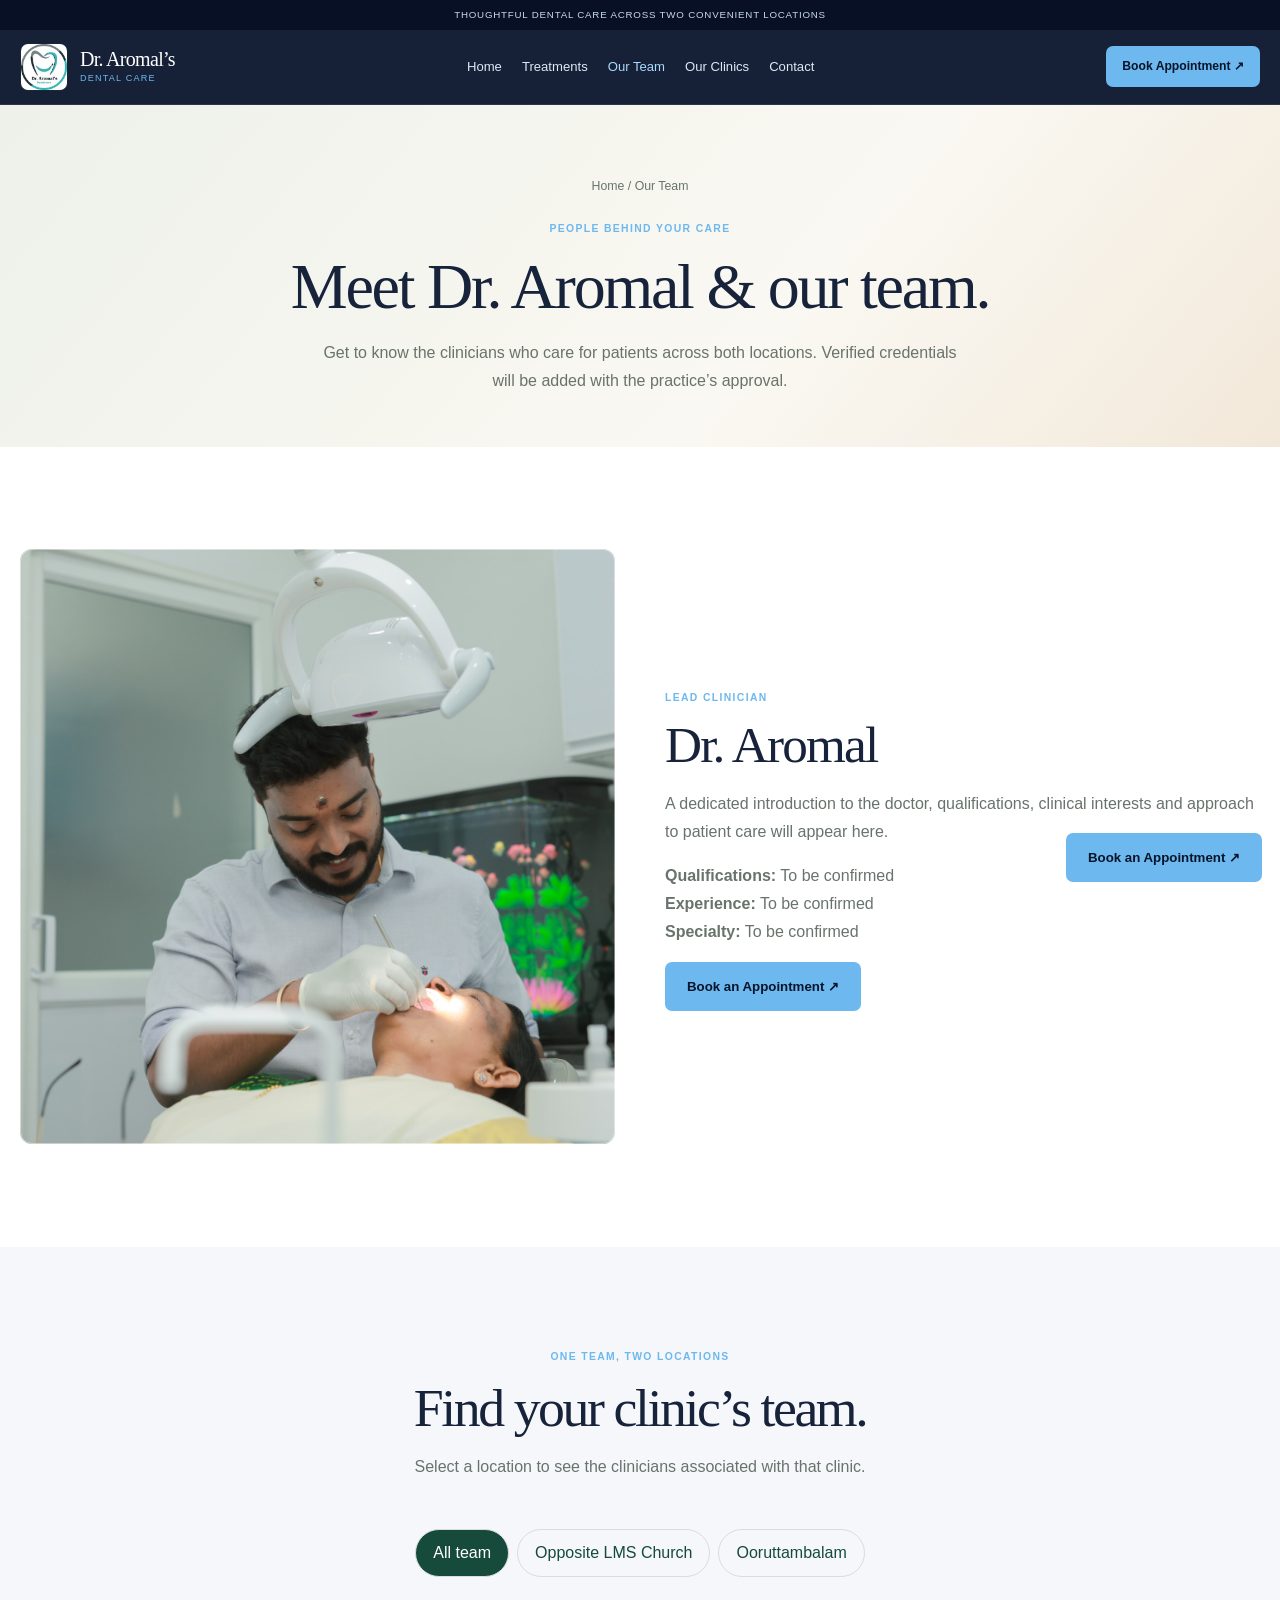
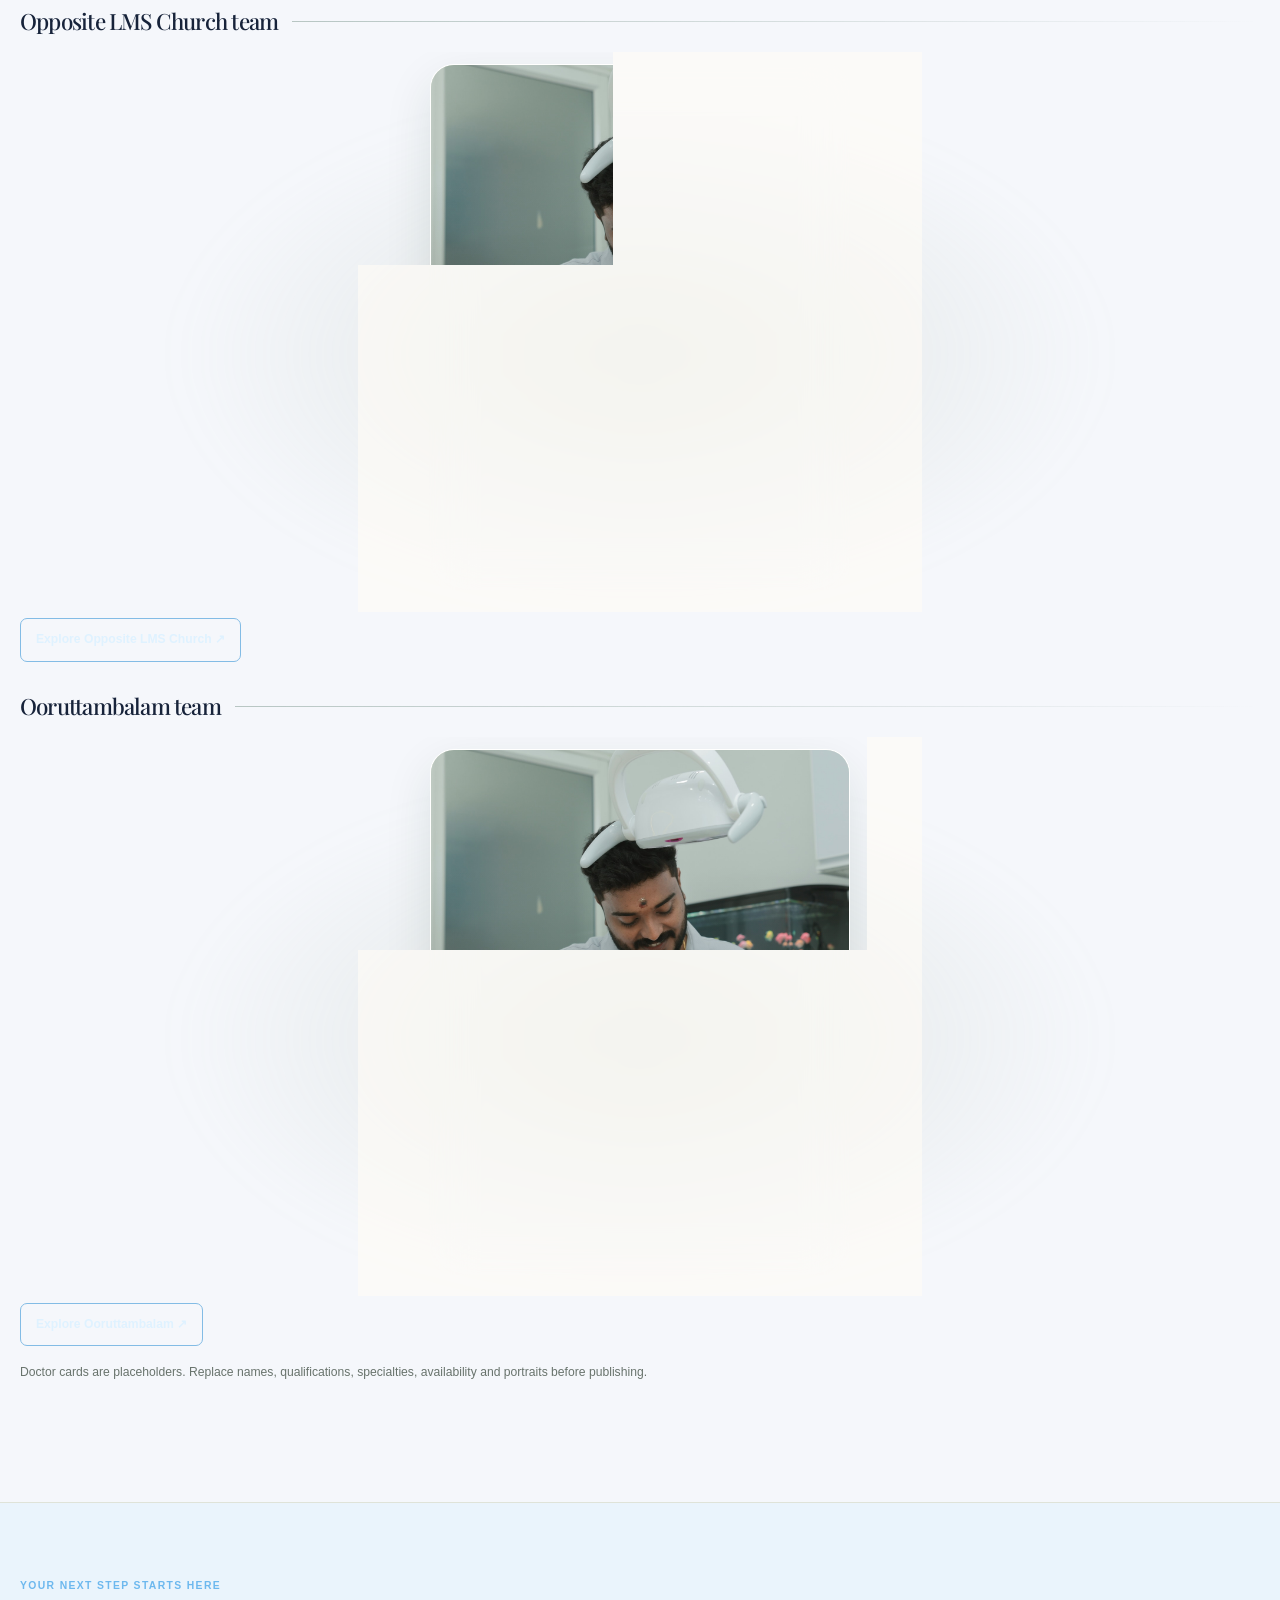
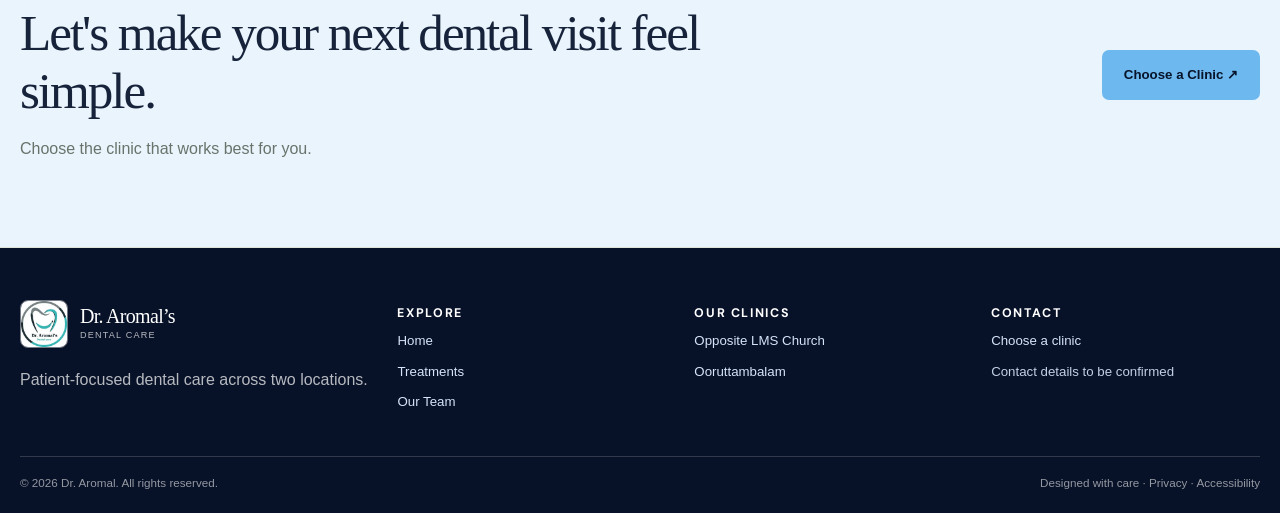
<file: team.html>
<!doctype html><html lang="en"><head><meta charset="utf-8"><meta name="viewport" content="width=device-width,initial-scale=1"><meta name="description" content="Premium dental care with Dr. Aromal across two clinic locations."><title>Dr. Aromal & Our Team | Dr. Aromal</title><link rel="icon" href="assets/icons/favicon.svg" type="image/svg+xml"><link rel="stylesheet" href="css/style.css"><link rel="stylesheet" href="css/animations.css"><link rel="stylesheet" href="css/reference-redesign.css"></head><body><div class="topbar">Thoughtful dental care across two convenient locations</div><header class="header"><div class="container nav"><a class="brand" href="index.html"><img class="brand-logo" src="assets/images/dr-aromal-logo.jpg" alt="Dr. Aromal’s Dental Care logo" width="52" height="52"><span><span class="brand-name">Dr. Aromal’s</span><span class="brand-sub">Dental Care</span></span></a><nav class="nav-links"><a class="" href="index.html">Home</a><a class="" href="treatments.html">Treatments</a><a class="active" href="team.html">Our Team</a><a class="" href="#clinics">Our Clinics</a><a class="" href="#contact">Contact</a></nav><div class="nav-actions"><button class="btn btn-primary btn-small" data-book>Book Appointment ↗</button><button class="menu-toggle" aria-label="Toggle navigation" aria-expanded="false">☰</button></div></div></header><main><section class="page-hero"><div class="container"><div class="breadcrumb"><a href="index.html">Home</a> / Our Team</div><span class="eyebrow">People behind your care</span><h1>Meet Dr. Aromal & our team.</h1><p>Get to know the clinicians who care for patients across both locations. Verified credentials will be added with the practice’s approval.</p></div></section><section class="section"><div class="container split"><div class="image-panel"><img class="asset-photo" src="assets/images/dr-aromal-treating-patient.jpg" alt="Dr. Aromal providing dental care" loading="lazy" decoding="async" width="900" height="600"></div><div><span class="eyebrow">Lead clinician</span><h2>Dr. Aromal</h2><p>A dedicated introduction to the doctor, qualifications, clinical interests and approach to patient care will appear here.</p><p><strong>Qualifications:</strong> To be confirmed<br><strong>Experience:</strong> To be confirmed<br><strong>Specialty:</strong> To be confirmed</p><button class="btn btn-primary" data-book>Book an Appointment ↗</button></div></div></section><section class="section" style="background:#f0f2ec"><div class="container"><div class="section-head"><span class="eyebrow">One team, two locations</span><h2>Find your clinic’s team.</h2><p>Select a location to see the clinicians associated with that clinic.</p></div><div class="clinic-filter"><button class="filter-btn active" data-team-filter="all">All team</button><button class="filter-btn" data-team-filter="one">Opposite LMS Church</button><button class="filter-btn" data-team-filter="two">Ooruttambalam</button></div><div data-team-location="one"><h3>Opposite LMS Church team</h3><div class="doctor-belt" data-doctor-belt tabindex="0" aria-label="Doctor profiles carousel"><div class="doctor-track"><article class="doctor-card reveal"><div class="doctor-photo"><img class="asset-photo" src="assets/images/dr-aromal-treating-patient.jpg" alt="Dr. Aromal treating a patient at the clinic" loading="lazy" decoding="async" width="900" height="600"></div><div class="card-body"><span class="doctor-role">Lead clinician</span><h3>Dr. Aromal</h3><p>Credentials to confirm</p><a class="card-link" href="#contact">Enquire about availability ↗</a></div></article></div></div><p><a class="btn btn-outline btn-small" href="clinic-one.html">Explore Opposite LMS Church ↗</a></p></div><div data-team-location="two"><h3>Ooruttambalam team</h3><div class="doctor-belt" data-doctor-belt tabindex="0" aria-label="Doctor profiles carousel"><div class="doctor-track"><article class="doctor-card reveal"><div class="doctor-photo"><img class="asset-photo" src="assets/images/dr-aromal-treating-patient.jpg" alt="Dr. Aromal treating a patient at the clinic" loading="lazy" decoding="async" width="900" height="600"></div><div class="card-body"><span class="doctor-role">Lead clinician</span><h3>Dr. Aromal</h3><p>Credentials to confirm</p><a class="card-link" href="#contact">Enquire about availability ↗</a></div></article></div></div><p><a class="btn btn-outline btn-small" href="clinic-two.html">Explore Ooruttambalam ↗</a></p></div><p class="empty-note">Doctor cards are placeholders. Replace names, qualifications, specialties, availability and portraits before publishing.</p></div></section></main><section class="cta-band" id="contact"><div class="container cta-inner"><div><span class="eyebrow">Your next step starts here</span><h2>Let's make your next dental visit feel simple.</h2><p>Choose the clinic that works best for you.</p></div><button class="btn btn-primary" data-book>Choose a Clinic ↗</button></div></section><footer class="footer"><div class="container"><div class="footer-grid"><div><a class="brand" href="index.html"><img class="brand-logo" src="assets/images/dr-aromal-logo.jpg" alt="Dr. Aromal’s Dental Care logo" width="52" height="52"><span><span class="brand-name" style="color:white">Dr. Aromal’s</span><span class="brand-sub">Dental Care</span></span></a><p style="margin-top:18px">Patient-focused dental care across two locations.</p></div><div><h3>Explore</h3><div class="footer-links"><a href="index.html">Home</a><a href="treatments.html">Treatments</a><a href="team.html">Our Team</a></div></div><div><h3>Our Clinics</h3><div class="footer-links"><a href="clinic-one.html">Opposite LMS Church</a><a href="clinic-two.html">Ooruttambalam</a></div></div><div><h3>Contact</h3><div class="footer-links"><a href="#contact" data-book>Choose a clinic</a><span>Contact details to be confirmed</span></div></div></div><div class="footer-bottom"><span>© <span data-year></span> Dr. Aromal. All rights reserved.</span><span>Designed with care · Privacy · Accessibility</span></div></div></footer><button class="btn btn-primary floating-book" data-book>Book an Appointment ↗</button><div class="modal-backdrop" aria-hidden="true"><div class="booking-modal" role="dialog" aria-modal="true" aria-labelledby="booking-title"><button class="modal-close" aria-label="Close">×</button><span class="eyebrow">Appointment enquiry</span><h2 id="booking-title">Where would you like to visit?</h2><p>Select your preferred clinic so your enquiry goes to the right place.</p><div class="booking-options"><button class="booking-option" data-clinic-choice="one"><strong>Opposite LMS Church ↗</strong><span>Thiruvananthapuram · 070195 19891</span></button><button class="booking-option" data-clinic-choice="two"><strong>Ooruttambalam ↗</strong><span>Thiruvananthapuram · 070195 19891</span></button></div><div class="booking-result"><p style="width:100%">Selected: <strong id="selected-clinic-label">Clinic</strong></p><button class="btn btn-primary" data-book-whatsapp>Continue on WhatsApp</button><button class="btn btn-outline" data-book-call>Call clinic</button></div><p class="empty-note">Appointments are confirmed directly with the clinic.</p></div></div><script src="js/config.js"></script><script src="js/main.js"></script><script>document.querySelectorAll("[data-year]").forEach(e=>e.textContent=new Date().getFullYear())</script></body></html>
</file>
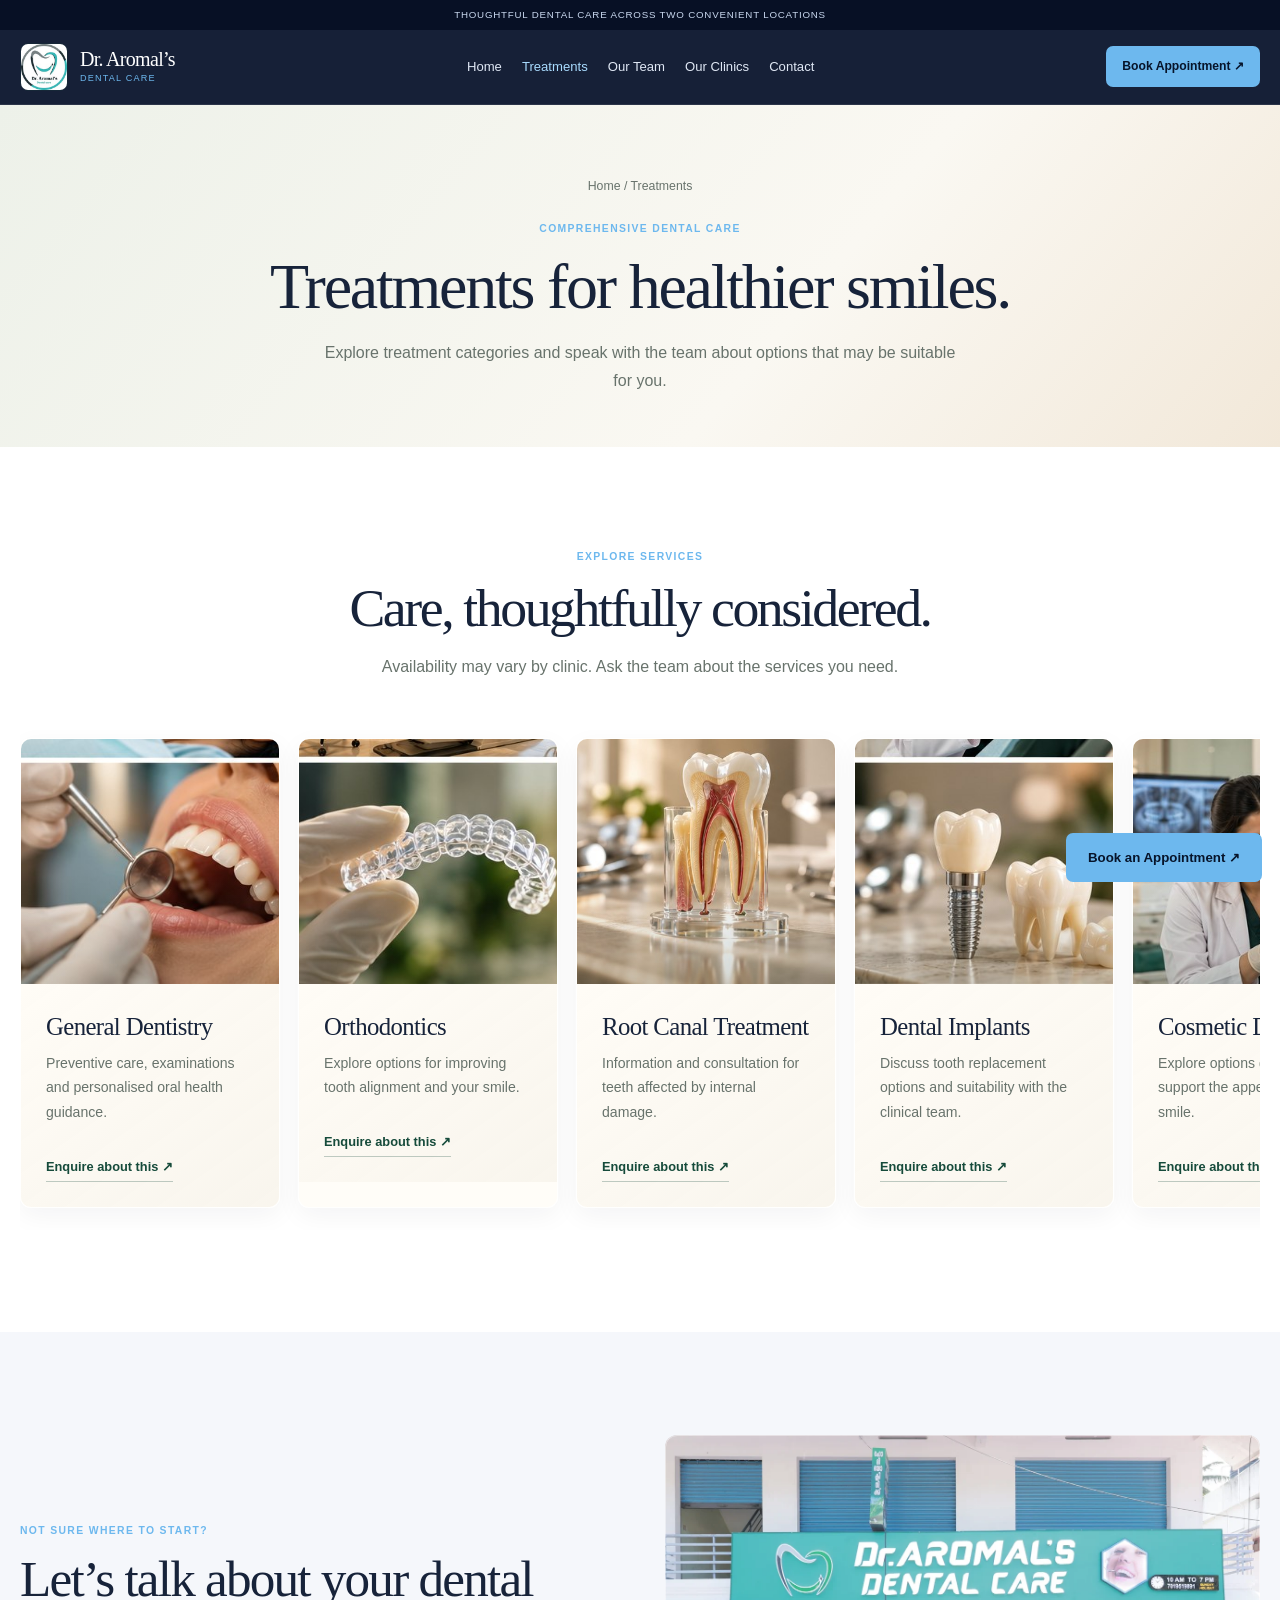
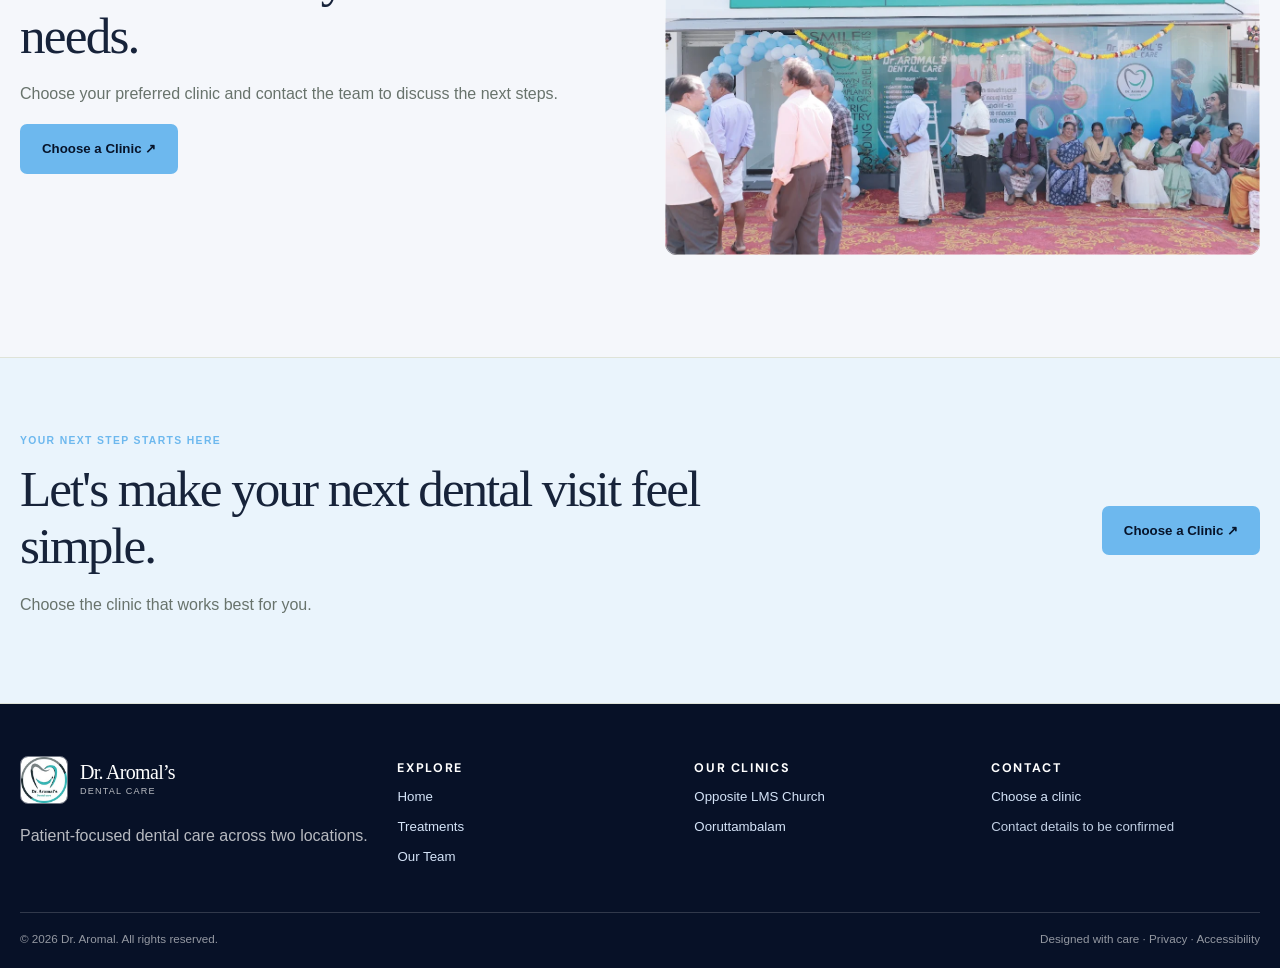
<file: treatments.html>
<!doctype html><html lang="en"><head><meta charset="utf-8"><meta name="viewport" content="width=device-width,initial-scale=1"><meta name="description" content="Premium dental care with Dr. Aromal across two clinic locations."><title>Treatments | Dr. Aromal</title><link rel="icon" href="assets/icons/favicon.svg" type="image/svg+xml"><link rel="stylesheet" href="css/style.css"><link rel="stylesheet" href="css/animations.css"><link rel="stylesheet" href="css/reference-redesign.css"></head><body><div class="topbar">Thoughtful dental care across two convenient locations</div><header class="header"><div class="container nav"><a class="brand" href="index.html"><img class="brand-logo" src="assets/images/dr-aromal-logo.jpg" alt="Dr. Aromal’s Dental Care logo" width="52" height="52"><span><span class="brand-name">Dr. Aromal’s</span><span class="brand-sub">Dental Care</span></span></a><nav class="nav-links"><a class="" href="index.html">Home</a><a class="active" href="treatments.html">Treatments</a><a class="" href="team.html">Our Team</a><a class="" href="#clinics">Our Clinics</a><a class="" href="#contact">Contact</a></nav><div class="nav-actions"><button class="btn btn-primary btn-small" data-book>Book Appointment ↗</button><button class="menu-toggle" aria-label="Toggle navigation" aria-expanded="false">☰</button></div></div></header><main><section class="page-hero"><div class="container"><div class="breadcrumb"><a href="index.html">Home</a> / Treatments</div><span class="eyebrow">Comprehensive dental care</span><h1>Treatments for healthier smiles.</h1><p>Explore treatment categories and speak with the team about options that may be suitable for you.</p></div></section><section class="section"><div class="container"><div class="section-head"><span class="eyebrow">Explore services</span><h2>Care, thoughtfully considered.</h2><p>Availability may vary by clinic. Ask the team about the services you need.</p></div><div class="swipe-rail" data-swipe-rail tabindex="0" aria-label="Swipe through treatment specialities"><div class="treatment-grid"><article class="treatment-card reveal"><div class="card-media"><img class="asset-photo" src="assets/images/general-dentistry-exam.jpg" alt="Illustrative general dentistry image" loading="lazy" decoding="async" width="900" height="600"></div><div class="card-body"><h3>General Dentistry</h3><p>Preventive care, examinations and personalised oral health guidance.</p><a class="card-link" href="#contact">Enquire about this ↗</a></div></article><article class="treatment-card reveal"><div class="card-media"><img class="asset-photo" src="assets/images/orthodontics-aligner.jpg" alt="Illustrative orthodontics image" loading="lazy" decoding="async" width="900" height="600"></div><div class="card-body"><h3>Orthodontics</h3><p>Explore options for improving tooth alignment and your smile.</p><a class="card-link" href="#contact">Enquire about this ↗</a></div></article><article class="treatment-card reveal"><div class="card-media"><img class="asset-photo" src="assets/images/root-canal-model.jpg" alt="Illustrative root canal treatment image" loading="lazy" decoding="async" width="900" height="600"></div><div class="card-body"><h3>Root Canal Treatment</h3><p>Information and consultation for teeth affected by internal damage.</p><a class="card-link" href="#contact">Enquire about this ↗</a></div></article><article class="treatment-card reveal"><div class="card-media"><img class="asset-photo" src="assets/images/dental-implant-model.jpg" alt="Illustrative dental implants image" loading="lazy" decoding="async" width="900" height="600"></div><div class="card-body"><h3>Dental Implants</h3><p>Discuss tooth replacement options and suitability with the clinical team.</p><a class="card-link" href="#contact">Enquire about this ↗</a></div></article><article class="treatment-card reveal"><div class="card-media"><img class="asset-photo" src="assets/images/illustrative-consultation.jpg" alt="Illustrative cosmetic dentistry image" loading="lazy" decoding="async" width="900" height="600"></div><div class="card-body"><h3>Cosmetic Dentistry</h3><p>Explore options designed to support the appearance of your smile.</p><a class="card-link" href="#contact">Enquire about this ↗</a></div></article><article class="treatment-card reveal"><div class="card-media"><img class="asset-photo" src="assets/images/illustrative-dentist-patient.jpg" alt="Illustrative oral surgery image" loading="lazy" decoding="async" width="900" height="600"></div><div class="card-body"><h3>Oral Surgery</h3><p>Consultation and care information for oral surgical needs.</p><a class="card-link" href="#contact">Enquire about this ↗</a></div></article><article class="treatment-card reveal"><div class="card-media"><img class="asset-photo" src="assets/images/general-dentistry-exam.jpg" alt="Illustrative periodontal care image" loading="lazy" decoding="async" width="900" height="600"></div><div class="card-body"><h3>Periodontal Care</h3><p>Support for gum health, prevention and ongoing maintenance.</p><a class="card-link" href="#contact">Enquire about this ↗</a></div></article><article class="treatment-card reveal"><div class="card-media"><img class="asset-photo" src="assets/images/illustrative-consultation.jpg" alt="Illustrative paediatric dentistry image" loading="lazy" decoding="async" width="900" height="600"></div><div class="card-body"><h3>Paediatric Dentistry</h3><p>Dental visits and guidance tailored to children's needs.</p><a class="card-link" href="#contact">Enquire about this ↗</a></div></article><article class="treatment-card reveal"><div class="card-media"><img class="asset-photo" src="assets/images/dental-implant-model.jpg" alt="Illustrative prosthodontics image" loading="lazy" decoding="async" width="900" height="600"></div><div class="card-body"><h3>Prosthodontics</h3><p>Options for restoring or replacing damaged or missing teeth.</p><a class="card-link" href="#contact">Enquire about this ↗</a></div></article></div></div></div></section><section class="section" style="background:#edf1e9"><div class="container split"><div><span class="eyebrow">Not sure where to start?</span><h2>Let’s talk about your dental needs.</h2><p>Choose your preferred clinic and contact the team to discuss the next steps.</p><button class="btn btn-primary" data-book>Choose a Clinic ↗</button></div><div class="image-panel"><img class="asset-photo" src="assets/images/clinic-exterior.webp" alt="Exterior of Dr. Aromal’s Dental Care clinic" loading="lazy" decoding="async" width="900" height="600"></div></div></section></main><section class="cta-band" id="contact"><div class="container cta-inner"><div><span class="eyebrow">Your next step starts here</span><h2>Let's make your next dental visit feel simple.</h2><p>Choose the clinic that works best for you.</p></div><button class="btn btn-primary" data-book>Choose a Clinic ↗</button></div></section><footer class="footer"><div class="container"><div class="footer-grid"><div><a class="brand" href="index.html"><img class="brand-logo" src="assets/images/dr-aromal-logo.jpg" alt="Dr. Aromal’s Dental Care logo" width="52" height="52"><span><span class="brand-name" style="color:white">Dr. Aromal’s</span><span class="brand-sub">Dental Care</span></span></a><p style="margin-top:18px">Patient-focused dental care across two locations.</p></div><div><h3>Explore</h3><div class="footer-links"><a href="index.html">Home</a><a href="treatments.html">Treatments</a><a href="team.html">Our Team</a></div></div><div><h3>Our Clinics</h3><div class="footer-links"><a href="clinic-one.html">Opposite LMS Church</a><a href="clinic-two.html">Ooruttambalam</a></div></div><div><h3>Contact</h3><div class="footer-links"><a href="#contact" data-book>Choose a clinic</a><span>Contact details to be confirmed</span></div></div></div><div class="footer-bottom"><span>© <span data-year></span> Dr. Aromal. All rights reserved.</span><span>Designed with care · Privacy · Accessibility</span></div></div></footer><button class="btn btn-primary floating-book" data-book>Book an Appointment ↗</button><div class="modal-backdrop" aria-hidden="true"><div class="booking-modal" role="dialog" aria-modal="true" aria-labelledby="booking-title"><button class="modal-close" aria-label="Close">×</button><span class="eyebrow">Appointment enquiry</span><h2 id="booking-title">Where would you like to visit?</h2><p>Select your preferred clinic so your enquiry goes to the right place.</p><div class="booking-options"><button class="booking-option" data-clinic-choice="one"><strong>Opposite LMS Church ↗</strong><span>Thiruvananthapuram · 070195 19891</span></button><button class="booking-option" data-clinic-choice="two"><strong>Ooruttambalam ↗</strong><span>Thiruvananthapuram · 070195 19891</span></button></div><div class="booking-result"><p style="width:100%">Selected: <strong id="selected-clinic-label">Clinic</strong></p><button class="btn btn-primary" data-book-whatsapp>Continue on WhatsApp</button><button class="btn btn-outline" data-book-call>Call clinic</button></div><p class="empty-note">Appointments are confirmed directly with the clinic.</p></div></div><script src="js/config.js"></script><script src="js/main.js"></script><script>document.querySelectorAll("[data-year]").forEach(e=>e.textContent=new Date().getFullYear())</script></body></html>
</file>
<file: css/style.css>
@import url('https://fonts.googleapis.com/css2?family=DM+Sans:wght@400;500;600;700&family=Playfair+Display:wght@400;500;600&display=swap');:root{--ink:#172b22;--green:#194632;--green2:#2d634b;--ivory:#faf8f2;--paper:#fffefa;--mint:#eaf0e8;--gold:#b58b59;--muted:#68746c;--line:#dce1da;--shadow:0 18px 55px #18312515;--radius:22px;--max:1180px}*{box-sizing:border-box}html{scroll-behavior:smooth}body{margin:0;background:var(--ivory);color:var(--ink);font:16px/1.6 'DM Sans',sans-serif}a{color:inherit;text-decoration:none}button{font:inherit;cursor:pointer}.container{width:min(var(--max),calc(100% - 40px));margin:auto}.eyebrow{font-size:.72rem;text-transform:uppercase;letter-spacing:.19em;font-weight:700;color:var(--gold)}h1,h2,h3{font-family:'Playfair Display',Georgia,serif;font-weight:500;line-height:1.12;letter-spacing:-.03em}h1{font-size:clamp(2.8rem,6vw,5.2rem);margin:.7rem 0 1rem}h2{font-size:clamp(2.1rem,4vw,3.4rem);margin:.5rem 0 1rem}h3{font-size:1.4rem;margin:.3rem 0 .6rem}p{color:var(--muted);margin:.4rem 0 1rem}.section{padding:88px 0}.section-head{max-width:700px;text-align:center;margin:0 auto 38px}.section-head p{max-width:570px;margin:auto}.topbar{background:var(--green);color:white;text-align:center;padding:8px;font-size:.74rem;letter-spacing:.06em}.header{position:sticky;top:0;z-index:50;background:#faf8f2ed;backdrop-filter:blur(14px);border-bottom:1px solid var(--line)}.nav{height:78px;display:flex;align-items:center;justify-content:space-between;gap:22px}.brand{display:flex;align-items:center;gap:10px;min-width:max-content}.brand-mark{width:42px;height:42px;border:1px solid var(--green);border-radius:50%;display:grid;place-items:center;color:var(--green);font:1.4rem Georgia}.brand-name{font:1.3rem Georgia;display:block}.brand-sub{font-size:.57rem;letter-spacing:.15em;text-transform:uppercase;color:var(--muted);display:block}.nav-links{display:flex;gap:20px;align-items:center;font-size:.82rem}.nav-links a:hover,.nav-links a.active{color:var(--gold)}.menu-toggle{display:none;border:1px solid var(--line);background:none;border-radius:50%;width:42px;height:42px}.btn{display:inline-flex;align-items:center;justify-content:center;gap:9px;border:1px solid transparent;border-radius:999px;padding:13px 21px;font-size:.83rem;font-weight:600;transition:.25s}.btn:hover{transform:translateY(-2px)}.btn-primary{background:var(--green);color:white;box-shadow:0 8px 22px #173f3020}.btn-primary:hover{background:var(--green2)}.btn-outline{border-color:#19463266;color:var(--green);background:transparent}.btn-light{background:var(--paper);color:var(--green)}.btn-small{padding:10px 15px;font-size:.76rem}.hero{padding:60px 0 72px;overflow:hidden}.hero-grid,.split{display:grid;grid-template-columns:1fr 1fr;align-items:center;gap:50px}.hero-copy p{font-size:1.05rem;max-width:520px}.hero-actions{display:flex;gap:12px;flex-wrap:wrap;margin-top:25px}.hero-media,.image-panel,.card-media,.doctor-photo{position:relative;overflow:hidden;background:linear-gradient(140deg,#dfe8dc,#f1e5d5)}.hero-media{min-height:480px;border-radius:48% 48% 22px 22px;box-shadow:var(--shadow)}.media-placeholder{position:absolute;inset:0;display:flex;flex-direction:column;justify-content:center;align-items:center;text-align:center;padding:28px;color:var(--green);background:radial-gradient(ellipse at 65% 20%,#ffffff80,transparent 36%),linear-gradient(140deg,#e4ebdf88,#f5e8d588)}.placeholder-icon{width:68px;height:68px;border:1px solid #19463266;border-radius:50%;display:grid;place-items:center;font-size:1.7rem;margin-bottom:14px}.media-placeholder strong{font:1.5rem 'Playfair Display',Georgia,serif}.media-placeholder small{color:#5c6d61;max-width:260px;margin-top:8px}.media-label{position:absolute;bottom:18px;left:18px;padding:11px 15px;border-radius:12px;background:#fffefaed;font-size:.78rem}.trust-strip{background:#eaf0e8a8;border-block:1px solid var(--line)}.trust-grid{display:grid;grid-template-columns:repeat(4,1fr);gap:18px;padding:22px 0}.trust-item{display:flex;align-items:center;gap:10px;font-size:.82rem;font-weight:600}.trust-icon{width:40px;height:40px;flex:none;display:grid;place-items:center;border:1px solid #19463244;border-radius:50%;color:var(--green);font-size:1.1rem}.image-panel{min-height:390px;border-radius:var(--radius)}.treatment-grid{display:grid;grid-template-columns:repeat(3,1fr);gap:18px}.treatment-card,.doctor-card,.clinic-card{background:var(--paper);border:1px solid #172b2212;border-radius:var(--radius);overflow:hidden;box-shadow:0 7px 26px #1831250b;transition:transform .3s,box-shadow .3s}.treatment-card:hover,.doctor-card:hover,.clinic-card:hover{transform:translateY(-5px);box-shadow:var(--shadow)}.card-media{height:180px}.card-body{padding:21px}.card-body p{font-size:.88rem}.card-link{display:inline-flex;gap:8px;margin-top:8px;color:var(--green);font-size:.8rem;font-weight:700}.why-section{background:var(--green);color:white}.why-section .eyebrow{color:#e2c39b}.why-section p{color:#ffffffb8}.why-grid{display:grid;grid-template-columns:repeat(4,1fr);gap:16px;margin-top:35px}.why-card{padding:22px;border:1px solid #ffffff2a;border-radius:18px;background:#ffffff09}.why-card .trust-icon{color:#e2c39b;border-color:#ffffff45;margin-bottom:15px}.why-card h3{font-size:1.2rem}.clinic-grid{display:grid;grid-template-columns:repeat(2,1fr);gap:22px}.clinic-card .card-media{height:230px}.doctor-grid{display:grid;grid-template-columns:repeat(4,1fr);gap:16px}.doctor-photo{height:205px}.doctor-card .card-body{padding:16px}.doctor-card h3{font-size:1.2rem}.doctor-role{font-size:.72rem;color:var(--gold);font-weight:700}.clinic-filter{display:flex;justify-content:center;gap:8px;margin:25px 0 32px}.filter-btn{border:1px solid var(--line);border-radius:99px;background:transparent;padding:10px 17px;color:var(--green)}.filter-btn.active{background:var(--green);color:white}.cta-band{background:var(--mint);padding:60px 0}.cta-inner{display:flex;justify-content:space-between;align-items:center;gap:25px}.cta-inner h2{max-width:700px}.page-hero{padding:72px 0 52px;text-align:center;background:linear-gradient(130deg,#edf1e9,#faf8f2 62%,#f2e8d9)}.page-hero h1{font-size:clamp(2.6rem,5vw,4.4rem)}.page-hero p{max-width:650px;margin:auto}.breadcrumb{font-size:.77rem;color:var(--muted);margin-bottom:18px}.clinic-hero{position:relative;min-height:450px;display:flex;align-items:flex-end;background:linear-gradient(135deg,#dce6da,#e9decd);overflow:hidden}.clinic-hero-content{position:relative;width:100%;padding:72px 0 38px;background:linear-gradient(0deg,#0c2219d9,transparent);color:white}.clinic-hero-content p{color:#ffffffd1;max-width:550px}.clinic-hero-content .eyebrow{color:#e9c89d}.clinic-details{display:grid;grid-template-columns:1fr 1fr;gap:22px}.detail-card{padding:26px;background:var(--paper);border:1px solid var(--line);border-radius:var(--radius)}.meta-line{display:flex;gap:10px;color:var(--muted);font-size:.84rem;margin:12px 0}.map-placeholder{height:220px;border-radius:16px;background:linear-gradient(135deg,#e5ece3,#d8e1d7);display:grid;place-items:center;text-align:center;margin-top:16px;padding:20px;color:var(--green)}.footer{background:#102b20;color:white;padding:52px 0 20px}.footer-grid{display:grid;grid-template-columns:1.3fr 1fr 1fr 1fr;gap:28px}.footer .brand-mark{color:white;border-color:#ffffff80}.footer .brand-sub,.footer p,.footer a{color:#ffffffb5}.footer h3{font:700 .78rem 'DM Sans',sans-serif;letter-spacing:.13em;text-transform:uppercase;color:#e5c69e}.footer-links{display:grid;gap:9px;font-size:.83rem}.footer-bottom{display:flex;justify-content:space-between;gap:15px;border-top:1px solid #ffffff2b;margin-top:32px;padding-top:17px;color:#ffffff91;font-size:.73rem}.floating-book{position:fixed;right:18px;bottom:18px;z-index:40;box-shadow:0 12px 35px #173f3040}.modal-backdrop{position:fixed;inset:0;z-index:100;background:#0a1912a8;backdrop-filter:blur(6px);display:none;align-items:center;justify-content:center;padding:18px}.modal-backdrop.open{display:flex}.booking-modal{position:relative;width:min(530px,100%);background:var(--ivory);border-radius:25px;padding:29px;box-shadow:0 30px 100px #0004}.modal-close{position:absolute;right:15px;top:15px;border:1px solid var(--line);background:none;border-radius:50%;width:37px;height:37px}.booking-options{display:grid;grid-template-columns:1fr 1fr;gap:12px;margin:23px 0}.booking-option{background:var(--paper);border:1px solid var(--line);border-radius:15px;padding:17px;text-align:left}.booking-option strong{display:block;font:1.2rem 'Playfair Display',Georgia,serif}.booking-option span{font-size:.76rem;color:var(--muted)}.booking-result{display:none;gap:10px;flex-wrap:wrap}.booking-result.show{display:flex}.empty-note{font-size:.76rem;color:var(--muted)}.reveal{opacity:0;transform:translateY(20px);transition:opacity .7s,transform .7s}.reveal.visible{opacity:1;transform:none}
@media(max-width:1000px){.nav-links{gap:12px;font-size:.75rem}.hero-grid,.split{gap:28px}.doctor-grid{grid-template-columns:repeat(2,1fr)}.why-grid{grid-template-columns:repeat(2,1fr)}.footer-grid{grid-template-columns:repeat(2,1fr)}}@media(max-width:760px){.container{width:calc(100% - 32px)}.nav{height:68px}.menu-toggle{display:block}.nav-actions>.btn{display:none}.nav-links{display:none;position:absolute;top:68px;left:0;right:0;padding:15px 22px 25px;background:var(--ivory);box-shadow:var(--shadow);flex-direction:column;align-items:stretch;gap:0}.nav-links.open{display:flex}.nav-links a{padding:13px 0;border-bottom:1px solid var(--line);font-size:.95rem}.hero{padding:35px 0 48px}.hero-grid,.split{grid-template-columns:1fr;gap:28px}.hero-media{min-height:360px;border-radius:145px 145px 20px 20px}.section{padding:65px 0}.trust-grid{grid-template-columns:repeat(2,1fr)}.treatment-grid{grid-template-columns:repeat(2,1fr);gap:12px}.card-media{height:145px}.card-body{padding:15px}.clinic-grid,.clinic-details{grid-template-columns:1fr}.clinic-card .card-media{height:210px}.doctor-photo{height:170px}.doctor-card .card-body{padding:12px}.why-grid{gap:11px}.why-card{padding:16px}.cta-inner{align-items:flex-start;flex-direction:column}.page-hero{padding:55px 0 42px}.clinic-hero{min-height:390px}.footer-grid{gap:24px 14px}.footer-bottom{flex-direction:column}.floating-book{left:14px;right:14px;bottom:10px}.floating-book{width:calc(100% - 28px)}.image-panel{min-height:310px}.booking-options{grid-template-columns:1fr}}@media(max-width:420px){.treatment-grid{grid-template-columns:1fr}.card-media{height:180px}.brand-name{font-size:1.15rem}.brand-mark{width:38px;height:38px}.trust-item{font-size:.75rem}}@media(prefers-reduced-motion:reduce){*,*::before,*::after{scroll-behavior:auto!important;transition-duration:.01ms!important}.reveal{opacity:1;transform:none}}


/* HERO LOOP VIDEO — homepage */
.hero-video-media{isolation:isolate;aspect-ratio:4/5;min-height:480px;background:linear-gradient(140deg,#dfe8dc,#f1e5d5)}
.hero-video{position:absolute;inset:0;width:100%;height:100%;object-fit:cover;object-position:center;z-index:0;background:linear-gradient(140deg,#dfe8dc,#f1e5d5)}
.hero-video-fallback{position:absolute;inset:0;z-index:1;display:flex;flex-direction:column;justify-content:center;align-items:center;text-align:center;padding:28px;color:var(--green);background:radial-gradient(ellipse at 65% 20%,#ffffff80,transparent 36%),linear-gradient(140deg,#e4ebdf,#f5e8d5)}
.hero-video-fallback strong{font:1.5rem 'Playfair Display',Georgia,serif}
.hero-video-fallback small{color:#5c6d61;max-width:260px;margin-top:8px}
.hero-video-overlay{position:absolute;inset:0;z-index:2;pointer-events:none;background:linear-gradient(180deg,#0b211208 45%,#0b21194d 100%)}
.hero-video-media .media-label{z-index:3}
.hero-video-media.video-ready .hero-video-fallback{display:none}
@media(max-width:760px){.hero-video-media{min-height:360px;aspect-ratio:4/5;border-radius:145px 145px 20px 20px}.hero-video{border-radius:inherit}}
@media(prefers-reduced-motion:reduce){.hero-video{display:none}.hero-video-fallback{display:flex!important}}

/* =========================================================
   REFINED MOTION SYSTEM — calm, responsive, accessible
   Shared by all five pages. No animation library required.
========================================================= */
:root {
  --motion-ease: cubic-bezier(.22, 1, .36, 1);
  --motion-ease-inout: cubic-bezier(.65, 0, .35, 1);
  --motion-fast: 180ms;
  --motion-base: 360ms;
  --motion-slow: 680ms;
}
html { scroll-behavior: smooth; scroll-padding-top: 96px; }
body { -webkit-font-smoothing: antialiased; text-rendering: optimizeLegibility; }
.header { transition: background-color var(--motion-base) var(--motion-ease), box-shadow var(--motion-base) var(--motion-ease), border-color var(--motion-base) var(--motion-ease); }
.header.is-scrolled { background: rgba(250,248,242,.94); box-shadow: 0 10px 32px rgba(23,43,34,.075); border-color: rgba(25,70,50,.12); }
.btn, .card-link, .nav-links a, .menu-toggle, .treatment-card, .doctor-card, .clinic-card, .why-card, .trust-item { transition-timing-function: var(--motion-ease); }
.btn { transition: transform var(--motion-fast) var(--motion-ease), background-color var(--motion-base) var(--motion-ease), border-color var(--motion-base) var(--motion-ease), box-shadow var(--motion-base) var(--motion-ease), color var(--motion-base) var(--motion-ease); }
.btn:active, .menu-toggle:active { transform: scale(.975); }
.btn:focus-visible, a:focus-visible, button:focus-visible { outline: 3px solid rgba(181,139,89,.75); outline-offset: 4px; }
.nav-links a { position: relative; }
.nav-links a::after { content:""; position:absolute; left:0; right:0; bottom:-7px; height:1px; background:currentColor; transform:scaleX(0); transform-origin:left; transition:transform var(--motion-base) var(--motion-ease); }
.nav-links a:hover::after, .nav-links a:focus-visible::after { transform:scaleX(1); }
.hero-copy .eyebrow, .hero-copy h1, .hero-copy > p, .hero-actions { will-change: opacity, transform; }
.hero-copy h1 { text-wrap: balance; }
.hero-media { isolation:isolate; }
.hero-video-media { aspect-ratio: 4 / 5; min-height: 460px; }
.hero-video { display:block; }
.hero-video-fallback { transition: opacity 650ms var(--motion-ease), visibility 650ms var(--motion-ease); }
.hero-video-media.video-ready .hero-video-fallback { opacity:0; visibility:hidden; pointer-events:none; }
.hero-video-overlay { background:linear-gradient(180deg,rgba(8,28,19,.02) 35%,rgba(8,28,19,.36) 100%); }
.media-label { box-shadow:0 8px 28px rgba(14,36,25,.08); backdrop-filter:blur(14px); transition:transform var(--motion-base) var(--motion-ease), background-color var(--motion-base) var(--motion-ease); }
.treatment-card, .doctor-card, .clinic-card, .why-card { transition:transform 420ms var(--motion-ease), box-shadow 420ms var(--motion-ease), border-color 420ms var(--motion-ease); }
.treatment-card img, .doctor-photo img, .clinic-card img, .card-media img, .image-panel img { transition:transform 850ms var(--motion-ease); }
@media (hover:hover) and (pointer:fine) {
  .treatment-card:hover, .doctor-card:hover, .clinic-card:hover, .why-card:hover { transform:translateY(-5px); box-shadow:0 22px 48px rgba(24,49,37,.10); }
  .treatment-card:hover img, .doctor-card:hover img, .clinic-card:hover img, .card-media:hover img, .image-panel:hover img { transform:scale(1.035); }
  .hero-video-media:hover .media-label { transform:translateY(-3px); }
}
.reveal { opacity:0; transform:translate3d(0,22px,0); transition:opacity 680ms var(--motion-ease), transform 680ms var(--motion-ease); }
.reveal.visible { opacity:1; transform:translate3d(0,0,0); }
.treatment-grid > :nth-child(2), .doctor-grid > :nth-child(2), .clinic-grid > :nth-child(2), .why-grid > :nth-child(2) { transition-delay:80ms; }
.treatment-grid > :nth-child(3), .doctor-grid > :nth-child(3), .clinic-grid > :nth-child(3), .why-grid > :nth-child(3) { transition-delay:150ms; }
.treatment-grid > :nth-child(4), .doctor-grid > :nth-child(4), .why-grid > :nth-child(4) { transition-delay:220ms; }
.modal-backdrop { transition:opacity 280ms var(--motion-ease), visibility 280ms var(--motion-ease); }
.modal-backdrop .booking-modal { transform:translateY(12px) scale(.985); transition:transform 320ms var(--motion-ease); }
.modal-backdrop.open .booking-modal { transform:translateY(0) scale(1); }
/* Keep touch interactions direct; no hover-only information. */
@media (max-width:760px) {
  .hero-video-media { min-height:340px; }
  .reveal { transform:translate3d(0,14px,0); transition-duration:520ms; }
  .treatment-grid > *, .doctor-grid > *, .clinic-grid > *, .why-grid > * { transition-delay:0ms !important; }
  .header.is-scrolled .nav { height:64px; }
}
@media (prefers-reduced-motion: reduce) {
  html { scroll-behavior:auto; }
  *, *::before, *::after { animation-duration:.01ms !important; animation-iteration-count:1 !important; scroll-behavior:auto !important; transition-duration:.01ms !important; transition-delay:0ms !important; }
  .reveal { opacity:1; transform:none; }
  .hero-video { display:none; }
  .hero-video-fallback { opacity:1 !important; visibility:visible !important; }
}
@media (prefers-reduced-transparency: reduce) {
  .header, .header.is-scrolled, .media-label { background:var(--paper); backdrop-filter:none; }
}


/* INTERACTIVE STORY + REVIEW + RAIL SYSTEM */
@view-transition { navigation: auto; }
::view-transition-old(root) { animation: page-out 180ms ease both; }
::view-transition-new(root) { animation: page-in 360ms cubic-bezier(.22,1,.36,1) both; }
@keyframes page-in { from { opacity:.72; transform:translateY(5px); } to { opacity:1; transform:none; } }
@keyframes page-out { to { opacity:.86; } }
.before-after-section { background:linear-gradient(180deg,#f5f4ed,#faf8f2); overflow:hidden; }
.ba-carousel { max-width:900px; margin:auto; perspective:1400px; touch-action:pan-y; }
.ba-stage { position:relative; min-height:440px; transform-style:preserve-3d; }
.ba-slide { position:absolute; inset:0; padding:24px; border:1px solid #1946321a; border-radius:26px; background:#fffefa; box-shadow:0 20px 60px #1831250d; opacity:0; visibility:hidden; pointer-events:none; transform:translate3d(0,0,-180px) rotateY(0) scale(.68); transform-origin:center center; backface-visibility:hidden; transform-style:preserve-3d; transition:transform 850ms cubic-bezier(.2,.8,.2,1), opacity 650ms ease, visibility 650ms; }
.ba-slide.is-active { opacity:1; visibility:visible; pointer-events:auto; transform:translate3d(0,0,80px) rotateY(0) scale(1); z-index:5; }
.ba-slide.is-left { opacity:.88; visibility:visible; transform:translate3d(-66%,0,-110px) rotateY(36deg) scale(.78); transform-origin:right center; z-index:3; }
.ba-slide.is-right { opacity:.88; visibility:visible; transform:translate3d(66%,0,-110px) rotateY(-36deg) scale(.78); transform-origin:left center; z-index:3; }
.ba-slide.is-far-left { opacity:.32; visibility:visible; transform:translate3d(-112%,0,-260px) rotateY(48deg) scale(.62); z-index:1; }
.ba-slide.is-far-right { opacity:.32; visibility:visible; transform:translate3d(112%,0,-260px) rotateY(-48deg) scale(.62); z-index:1; }
.ba-case-label { color:var(--gold); font-size:.7rem; font-weight:700; letter-spacing:.12em; text-transform:uppercase; margin-bottom:16px; }
.ba-pair { display:grid; grid-template-columns:1fr 1fr; gap:14px; }
.ba-frame { position:relative; aspect-ratio:4/3; overflow:hidden; border-radius:16px; background:linear-gradient(140deg,#e5ebdf,#f1e5d5); }
.ba-frame>span { position:absolute; z-index:3; top:12px; left:12px; padding:6px 10px; border-radius:30px; background:#fffefaeb; color:var(--green); font-size:.65rem; font-weight:800; letter-spacing:.1em; }
.ba-frame .media-placeholder { padding:12px; }
.ba-frame .placeholder-icon { width:42px;height:42px;font-size:1rem;margin-bottom:8px; }
.ba-frame .media-placeholder strong { font-size:1.1rem; }
.ba-frame .media-placeholder small { font-size:.72rem; }
.ba-slide>p { margin:15px 0 0; font-size:.85rem; }
.ba-controls { display:flex; justify-content:center; align-items:center; gap:18px; margin:22px 0 10px; }
.carousel-arrow { width:42px;height:42px;border-radius:50%;border:1px solid #19463244;background:#fffefa;color:var(--green);font-size:1.2rem;transition:transform .25s var(--motion-ease),background .25s; }
.carousel-arrow:active { transform:scale(.94); }
.ba-dots { display:flex;gap:8px;align-items:center; }
.ba-dot { width:7px;height:7px;border:0;border-radius:20px;background:#b9c5b9;padding:0;transition:width .3s,background .3s; }
.ba-dot.active { width:24px;background:var(--green); }
.ba-carousel>.empty-note { display:block;text-align:center;max-width:620px;margin:12px auto 0; }
.reviews-section { overflow:hidden; }
.reviews-status { width:fit-content;max-width:100%;margin:-12px auto 25px;padding:8px 13px;border-radius:30px;background:#eaf0e8;color:#4d6656;font-size:.75rem; }
.reviews-track-window { overflow:hidden; margin:0 calc((100vw - min(var(--max),calc(100vw - 40px)))/-2); padding:10px 0 24px; cursor:grab; touch-action:pan-y; user-select:none; -webkit-user-select:none; outline-offset:4px; }
.reviews-track-window.is-dragging { cursor:grabbing; }
.reviews-track-window.is-dragging .reviews-track { animation-play-state:paused !important; }
.reviews-track-window:focus-visible { outline:2px solid var(--green); }
.reviews-track { will-change:transform; }
.reviews-track { display:flex; width:max-content; gap:16px; padding:0 20px; animation:review-drift 36s linear infinite; }
.review-card { width:min(330px,82vw); flex:none; padding:23px;border-radius:20px;border:1px solid var(--line);background:var(--paper);box-shadow:0 12px 34px #1831250a; }
.review-stars { color:#b58b59;letter-spacing:.15em;font-size:.9rem; }
.review-text { min-height:96px;margin:14px 0;color:var(--ink);font-family:'Playfair Display',Georgia,serif;font-size:1.08rem;line-height:1.45; }
.review-author { display:flex;flex-direction:column;font-size:.8rem;font-weight:700; }
.review-author span { color:var(--muted);font-size:.7rem;font-weight:400;margin-top:3px; }
.reviews-track-window:hover .reviews-track,.reviews-track-window:focus-within .reviews-track { animation-play-state:paused; }
.reviews-track-window.is-dragging { scroll-behavior:auto; }
@keyframes review-drift { from { transform:translateX(0); } to { transform:translateX(-25%); } }
.reviews-footer { display:flex;align-items:center;justify-content:center;gap:16px;flex-wrap:wrap;text-align:center; }
.reviews-footer small { display:block;max-width:470px;color:var(--muted);font-size:.72rem; }
/* Horizontal card rail: only the cards scroll; the page stays vertical. */
.swipe-rail { overflow-x:auto; overscroll-behavior-x:contain; touch-action:pan-x pan-y; scrollbar-width:thin; scrollbar-color:#b5c5b5 transparent; padding:8px 3px 22px; scroll-snap-type:x mandatory; }
.swipe-rail .treatment-grid { display:grid;grid-auto-flow:column;grid-auto-columns:minmax(260px,32%);grid-template-columns:none;gap:18px; }
.swipe-rail .treatment-card { scroll-snap-align:start; min-width:0; }
.swipe-rail:focus-visible { outline:2px solid var(--gold);outline-offset:4px; }
/* Doctor cards glide along a continuous conveyor; pause on hover/focus/touch. */
.doctor-belt { overflow:hidden; position:relative; touch-action:pan-y; padding:8px 0 20px; mask-image:linear-gradient(90deg,transparent,#000 4%,#000 96%,transparent); }
.doctor-track { display:flex; gap:0; width:max-content; align-items:stretch; animation:doctor-conveyor 34s linear infinite; will-change:transform; }
.doctor-belt:hover .doctor-track,.doctor-belt:focus-within .doctor-track,.doctor-belt.is-paused .doctor-track { animation-play-state:paused; }
.doctor-track>.doctor-card { width:clamp(230px,24vw,275px); flex:none; margin-right:16px; }
@keyframes doctor-conveyor { from { transform:translate3d(0,0,0); } to { transform:translate3d(-50%,0,0); } }
/* Cards cloned by JS are decorative duplicates for a seamless loop. */
.doctor-card[aria-hidden="true"] a,.doctor-card[aria-hidden="true"] button { pointer-events:none; }
@media(max-width:760px) {
 .ba-stage { min-height:390px; }
 .ba-slide { padding:15px; }
 .ba-slide.is-left { transform:translate3d(-72%,0,-130px) rotateY(38deg) scale(.70); opacity:.68; }
 .ba-slide.is-right { transform:translate3d(72%,0,-130px) rotateY(-38deg) scale(.70); opacity:.68; }
 .ba-slide.is-far-left { transform:translate3d(-105%,0,-260px) rotateY(46deg) scale(.54); }
 .ba-slide.is-far-right { transform:translate3d(105%,0,-260px) rotateY(-46deg) scale(.54); }
 .ba-pair { gap:8px; }
 .ba-frame { aspect-ratio:3/4; }
 .ba-frame .media-placeholder { padding:7px; }
 .ba-frame .media-placeholder strong { font-size:.92rem; }
 .ba-frame .media-placeholder small { font-size:.62rem; }
 .swipe-rail .treatment-grid { grid-auto-columns:minmax(78vw,78vw);gap:12px; }
 .doctor-track>.doctor-card { width:min(76vw,270px); }
 .reviews-track-window { margin:0 -16px; }
 .reviews-track { animation-duration:45s; }
 .reviews-status { text-align:center; }
}
@media(prefers-reduced-motion:reduce) {
 @view-transition { navigation:none; }
 .doctor-track,.reviews-track { animation:none!important; }
 .ba-slide { transition:none!important; }
 .ba-slide:not(.is-active) { display:none; }
}


/* Clinic films — restrained editorial media cards */
.clinic-film-section { background: var(--paper, #F9F8F6); }
.clinic-film-grid { display:grid; grid-template-columns:repeat(2,minmax(0,1fr)); gap:clamp(22px,4vw,46px); align-items:start; }
.clinic-film-card { min-width:0; overflow:hidden; border:1px solid rgba(17,24,24,.10); border-radius:22px; background:#fff; box-shadow:0 16px 48px rgba(17,24,24,.055); }
.clinic-film-media { position:relative; width:100%; max-width:440px; margin:0 auto; padding:18px 18px 0; }
.clinic-film-media video { display:block; width:100%; aspect-ratio:9/16; max-height:610px; object-fit:contain; background:#111818; border-radius:14px; }
.film-duration { position:absolute; left:30px; bottom:12px; padding:7px 10px; border:1px solid rgba(255,255,255,.24); border-radius:999px; background:rgba(17,24,24,.76); color:#fff; font-size:.72rem; letter-spacing:.03em; pointer-events:none; }
.clinic-film-copy { padding:24px clamp(20px,3vw,32px) 30px; }
.clinic-film-copy h3 { margin:.45rem 0 .65rem; }
.clinic-film-copy p { margin:0; color:var(--muted, #656d68); }
.clinic-film-copy small { display:block; margin-top:12px; color:var(--muted, #656d68); line-height:1.55; }
@media(max-width:760px) { .clinic-film-grid { grid-template-columns:1fr; gap:24px; } .clinic-film-card { border-radius:18px; } .clinic-film-media { max-width:390px; padding:12px 12px 0; } .clinic-film-media video { max-height:70svh; } .film-duration { left:22px; bottom:8px; } .clinic-film-copy { padding:22px 22px 26px; } }
@media(prefers-reduced-motion:reduce) { .clinic-film-card { scroll-behavior:auto; } }


/* CINEMATIC VIDEO TREATMENT — ambient footage, not testimonials */
.hero.hero-video-background{position:relative;isolation:isolate;display:flex;align-items:center;min-height:clamp(590px,78svh,820px);padding:clamp(72px,10vw,130px) 0;overflow:hidden;background:#12251c;color:#fff}
.hero.hero-video-background .hero-grid{position:relative;z-index:3;display:block;width:min(var(--max),calc(100% - 40px))}
.hero.hero-video-background .hero-copy{max-width:820px;color:#fff}
.hero.hero-video-background .hero-copy .eyebrow{color:#e4c69d}
.hero.hero-video-background .hero-copy h1{max-width:800px;color:#fff;font-size:clamp(3.2rem,8vw,7rem);text-wrap:balance;text-shadow:0 3px 30px #06130e55}
.hero.hero-video-background .hero-copy h1 em{color:#ead5b8;font-style:normal}
.hero.hero-video-background .hero-copy p{max-width:600px;color:#ffffffdf;font-size:clamp(1rem,1.6vw,1.18rem)}
.hero.hero-video-background .hero-copy .btn-outline{border-color:#ffffffb0;color:#fff;background:#ffffff0b}
.hero.hero-video-background .hero-media.hero-video-media{position:absolute;inset:0;z-index:0;min-height:0;width:100%;height:100%;aspect-ratio:auto;border-radius:0;box-shadow:none;background:#14281e}
.hero.hero-video-background .hero-video{object-fit:cover;object-position:center 42%;filter:saturate(.78);opacity:.78}
.hero.hero-video-background .hero-video-overlay{background:linear-gradient(90deg,rgba(8,25,17,.86) 0%,rgba(8,25,17,.62) 45%,rgba(8,25,17,.25) 100%),linear-gradient(0deg,rgba(8,25,17,.38),transparent 65%)}
.hero.hero-video-background .hero-video-fallback{background:linear-gradient(115deg,#142b20,#385341);opacity:1}
.hero.hero-video-background .hero-video-media.video-ready .hero-video-fallback{opacity:0;visibility:hidden}
.care-film-break{position:relative;isolation:isolate;min-height:clamp(420px,58vw,680px);display:flex;align-items:center;overflow:hidden;background:#14281e;color:#fff}
.care-film-video,.care-film-shade{position:absolute;inset:0;width:100%;height:100%}
.care-film-video{z-index:0;object-fit:cover;object-position:center 38%;filter:saturate(.72)}
.care-film-shade{z-index:1;background:linear-gradient(90deg,rgba(8,25,17,.86),rgba(8,25,17,.5) 58%,rgba(8,25,17,.2)),linear-gradient(0deg,rgba(8,25,17,.24),transparent)}
.care-film-content{position:relative;z-index:2;padding-top:80px;padding-bottom:80px;max-width:var(--max);width:100%}
.care-film-content .eyebrow{color:#e4c69d}
.care-film-content h2{max-width:720px;color:#fff;font-size:clamp(2.7rem,6.3vw,5.3rem)}
.care-film-content h2 em{color:#ead5b8;font-style:normal}
.care-film-content p{max-width:490px;color:#ffffffd1}
@media(max-width:760px){.hero.hero-video-background{min-height:calc(82svh - 68px);padding:76px 0 88px}.hero.hero-video-background .hero-grid{width:calc(100% - 32px)}.hero.hero-video-background .hero-copy h1{font-size:clamp(3rem,12vw,4.7rem)}.hero.hero-video-background .hero-video{object-position:54% center;opacity:.65}.hero.hero-video-background .hero-video-overlay{background:linear-gradient(90deg,rgba(8,25,17,.76),rgba(8,25,17,.42)),linear-gradient(0deg,rgba(8,25,17,.42),transparent)}.care-film-break{min-height:540px}.care-film-video{object-position:54% center}.care-film-shade{background:linear-gradient(90deg,rgba(8,25,17,.72),rgba(8,25,17,.28)),linear-gradient(0deg,rgba(8,25,17,.4),transparent)}}
@media(prefers-reduced-motion:reduce){.hero.hero-video-background .hero-video,.care-film-video{display:none}.hero.hero-video-background .hero-video-fallback{display:block!important}}

/* PREMIUM IMAGE + GLASS CARD FINISH */
.asset-photo{display:block;width:100%;height:100%;min-height:inherit;object-fit:cover;object-position:center;}
.card-media,.doctor-photo,.clinic-card .card-media,.image-panel{overflow:hidden;position:relative;}
.card-media .asset-photo,.doctor-photo .asset-photo,.clinic-card .asset-photo{transition:transform 800ms cubic-bezier(.22,1,.36,1);}
@media(hover:hover) and (pointer:fine){.treatment-card:hover .asset-photo,.doctor-card:hover .asset-photo,.clinic-card:hover .asset-photo{transform:scale(1.045)}}
.treatment-card,.doctor-card,.clinic-card,.why-card,.detail-card,.review-card,.booking-modal,.booking-option{background:rgba(255,252,246,.72)!important;border:1px solid rgba(255,255,255,.78)!important;box-shadow:0 12px 32px rgba(27,52,39,.075),inset 0 1px 0 rgba(255,255,255,.8);backdrop-filter:blur(18px) saturate(125%);-webkit-backdrop-filter:blur(18px) saturate(125%);}
.treatment-card,.doctor-card,.clinic-card,.why-card{border-radius:20px;overflow:hidden;}
.card-body{background:linear-gradient(145deg,rgba(255,252,246,.88),rgba(246,242,233,.70));}
.doctor-photo{height:250px;background:#e6e8df;}
.doctor-photo .asset-photo{object-position:center 28%;}
.hero-video-media{position:relative;overflow:hidden;border-radius:26px;min-height:480px;background:#1c382b;}
.hero-video{position:absolute;inset:0;width:100%;height:100%;object-fit:cover;object-position:center;}
.hero-video-overlay{position:absolute;inset:0;background:linear-gradient(90deg,rgba(10,31,22,.58),rgba(10,31,22,.05)),linear-gradient(0deg,rgba(10,31,22,.3),transparent 55%);pointer-events:none;}
.hero-video-fallback{background:linear-gradient(135deg,rgba(23,76,58,.30),rgba(246,242,233,.18)),url('../assets/images/clinic-treatment-room.jpg') center/cover!important;}
.care-film-break{position:relative;overflow:hidden;isolation:isolate;}
.care-film-video{position:absolute;inset:0;width:100%;height:100%;object-fit:cover;z-index:-2;}
.care-film-break:after{content:"";position:absolute;inset:0;background:linear-gradient(90deg,rgba(12,34,25,.82),rgba(12,34,25,.22));z-index:-1;}
@media(max-width:760px){.hero-video-media{min-height:360px;border-radius:24px}.doctor-photo{height:220px}}
@media(prefers-reduced-motion:reduce){.asset-photo{transition:none!important}.hero-video,.care-film-video{display:none!important}}


/* Authentic clinic asset pass + editorial motion design */
:root{--ink:#202923;--green:#164b3b;--green2:#23654d;--ivory:#f6f2e9;--paper:#fffdf8;--mint:#e9eee6;--gold:#c2a174;--muted:#68736c;--line:#d9ded6;--shadow:0 24px 70px rgba(18,48,35,.13);--radius:26px;--max:1240px}
.brand-logo{width:48px;height:48px;object-fit:cover;border-radius:50%;border:1px solid rgba(22,75,59,.18);box-shadow:0 5px 18px #164b3b18;flex:none}
.brand{gap:12px}.brand-name{font-size:1.25rem;letter-spacing:-.035em}.brand-sub{letter-spacing:.12em}
.topbar{background:#11382d;letter-spacing:.1em;text-transform:uppercase;font-size:.67rem;padding:9px 12px}
.header{background:rgba(250,248,242,.9);box-shadow:0 8px 28px rgba(20,50,37,.035)}
.nav-links a{position:relative;padding:8px 0}.nav-links a:after{content:"";position:absolute;left:0;right:100%;bottom:0;height:1px;background:var(--gold);transition:right .35s ease}.nav-links a:hover:after,.nav-links a.active:after{right:0}
.hero.hero-video-background{min-height:min(820px,calc(100svh - 90px));padding:clamp(100px,13vw,170px) 0 120px;background:#112c22}
.hero.hero-video-background .hero-copy{max-width:760px;animation:heroCopyIn 1s cubic-bezier(.2,.7,.2,1) both}
.hero.hero-video-background .hero-copy .eyebrow{display:inline-flex;border:1px solid #ffffff55;background:#ffffff12;backdrop-filter:blur(10px);padding:10px 15px;border-radius:99px;color:#f0d9b9;letter-spacing:.16em}
.hero.hero-video-background .hero-copy h1{font-size:clamp(3.5rem,8vw,7.8rem);line-height:.98;letter-spacing:-.065em;max-width:900px;margin:28px 0 24px}
.hero.hero-video-background .hero-copy h1 em{color:#d9e4d8;font-family:Georgia,serif;font-weight:400}
.hero.hero-video-background .hero-copy p{font-size:clamp(1.02rem,1.5vw,1.2rem);line-height:1.8;max-width:550px;color:#ffffffd9}
.hero.hero-video-background .hero-video{opacity:.9;filter:saturate(.84) contrast(1.02);object-position:center 46%;transform:scale(1.015);animation:heroVideoSettle 1.5s ease-out both}
.hero.hero-video-background .hero-video-overlay{background:linear-gradient(90deg,rgba(7,25,18,.84) 0%,rgba(8,31,22,.63) 40%,rgba(9,30,23,.18) 100%),linear-gradient(0deg,rgba(5,22,15,.54),transparent 58%)}
.hero.hero-video-background .hero-copy .btn-primary{background:#f1e6d3;color:#173c2f;box-shadow:0 12px 30px #07180f33}.hero.hero-video-background .hero-copy .btn-primary:hover{background:white}
.hero.hero-video-background .hero-copy .btn-outline{border-color:#ffffff8a;background:#ffffff0c;backdrop-filter:blur(10px)}
.hero-actions{gap:14px}.hero-actions .btn{padding:15px 23px}
.trust-strip{background:#fffdf8;border-block:1px solid #dfe4dc}.trust-grid{padding:25px 0}.trust-item{font-size:.84rem;letter-spacing:.01em}.trust-icon{background:#f6f2e9;border-color:#cfd9ce}
.section{padding:clamp(72px,8vw,118px) 0}.section-head{margin-bottom:48px}.section-head .eyebrow{display:block;margin-bottom:14px}.section-head h2{letter-spacing:-.045em;font-size:clamp(2.4rem,4.5vw,4.1rem)}.section-head p{line-height:1.8}
.image-panel{border-radius:30px;box-shadow:var(--shadow);min-height:420px}.image-panel:after{content:"";position:absolute;inset:0;border:1px solid #ffffff70;border-radius:inherit;pointer-events:none}.asset-photo{display:block;width:100%;height:100%;object-fit:cover}
.treatment-grid{gap:22px}.treatment-card,.doctor-card,.clinic-card{position:relative;background:rgba(255,253,248,.74);border:1px solid rgba(255,255,255,.86);border-radius:25px;box-shadow:0 10px 35px rgba(19,52,37,.07),inset 0 1px 0 rgba(255,255,255,.85);backdrop-filter:blur(16px) saturate(125%);-webkit-backdrop-filter:blur(16px) saturate(125%);transition:transform .55s cubic-bezier(.2,.75,.2,1),box-shadow .55s,border-color .55s}
.treatment-card:hover,.doctor-card:hover,.clinic-card:hover{transform:translateY(-9px);box-shadow:0 25px 60px rgba(19,52,37,.15);border-color:#ffffff}
.card-media{height:clamp(190px,22vw,270px);background:#dce5dc}.card-media:after,.doctor-photo:after{content:"";position:absolute;inset:0;background:linear-gradient(180deg,transparent 55%,rgba(10,34,24,.18));pointer-events:none}.card-media img,.doctor-photo img,.clinic-card img{transition:transform 1s cubic-bezier(.2,.7,.2,1)}.treatment-card:hover .card-media img,.clinic-card:hover .card-media img,.doctor-card:hover .doctor-photo img{transform:scale(1.055)}
.card-body{padding:25px}.card-body h3{font-size:1.55rem;letter-spacing:-.025em}.card-body p{line-height:1.75}.card-link{padding-top:8px;border-bottom:1px solid #164b3b45;padding-bottom:4px;transition:gap .25s,border-color .25s}.card-link:hover{gap:13px;border-color:var(--gold)}
.clinic-grid{gap:26px}.clinic-card .card-media{height:clamp(230px,28vw,340px)}.clinic-card .card-body{padding:28px}.clinic-card .eyebrow{letter-spacing:.14em}
.why-section{background:radial-gradient(ellipse at 15% 0%,#2a5b46 0%,transparent 45%),#12382d}.why-grid{gap:17px}.why-card{padding:25px;border:1px solid #ffffff2a;border-radius:22px;background:rgba(255,255,255,.055);backdrop-filter:blur(12px);transition:transform .45s,background .45s}.why-card:hover{transform:translateY(-5px);background:rgba(255,255,255,.1)}.why-card h3{font-size:1.35rem}
.care-film-break{min-height:clamp(470px,65vw,760px)}.care-film-video{filter:saturate(.85) brightness(.78)}.care-film-content h2{font-size:clamp(2.8rem,6vw,5.5rem);letter-spacing:-.055em}.care-film-content p{max-width:460px;line-height:1.8}
.cta-band{background:linear-gradient(120deg,#e7ede3,#f5eee2);border-block:1px solid #dfe3d8}.cta-inner{padding-block:8px}.cta-inner h2{font-size:clamp(2.2rem,4vw,3.7rem);letter-spacing:-.04em}
.footer{background:#0d2b21}.footer .brand-logo{border-color:#ffffff70}.footer-grid{padding-bottom:12px}.footer a:hover{color:#f0d5b2}
.booking-modal{background:rgba(255,253,248,.96);border:1px solid #ffffffd9;border-radius:28px;backdrop-filter:blur(24px);box-shadow:0 35px 100px #071b1270}.booking-option{border-radius:18px;transition:transform .25s,border-color .25s,background .25s}.booking-option:hover{transform:translateY(-3px);border-color:#9eb8a3;background:#fff}
.clinic-hero{min-height:clamp(470px,56vw,680px);background:#173c2e}.clinic-hero-image{position:absolute;inset:0;width:100%;height:100%;object-fit:cover;object-position:center 55%;filter:saturate(.86)}.clinic-hero:after{content:"";position:absolute;inset:0;background:linear-gradient(90deg,rgba(7,29,20,.8),rgba(7,29,20,.28)),linear-gradient(0deg,rgba(7,29,20,.55),transparent 70%);pointer-events:none}.clinic-hero-content{z-index:1;padding:85px 0 55px;background:transparent}.clinic-hero-content h1{font-size:clamp(3.2rem,7vw,6rem);letter-spacing:-.055em}.clinic-hero-content .container{animation:heroCopyIn .8s ease both}.map-link{border:1px solid #d9e2d6;transition:transform .3s,box-shadow .3s}.map-link:hover{transform:translateY(-3px);box-shadow:var(--shadow)}
.reveal{transition:opacity .8s cubic-bezier(.2,.7,.2,1),transform .8s cubic-bezier(.2,.7,.2,1)}
@keyframes heroCopyIn{from{opacity:0;transform:translateY(28px)}to{opacity:1;transform:translateY(0)}}@keyframes heroVideoSettle{from{transform:scale(1.07);opacity:.6}to{transform:scale(1.015);opacity:.9}}
@media(max-width:760px){.brand-logo{width:42px;height:42px}.hero.hero-video-background{min-height:690px;min-height:82svh;padding:105px 0 100px}.hero.hero-video-background .hero-copy h1{font-size:clamp(3.25rem,14vw,5.2rem)}.hero.hero-video-background .hero-video{object-position:58% center}.hero.hero-video-background .hero-video-overlay{background:linear-gradient(90deg,rgba(7,25,18,.78),rgba(8,31,22,.45)),linear-gradient(0deg,rgba(5,22,15,.6),transparent 70%)}.section{padding:70px 0}.section-head{margin-bottom:32px}.card-media{height:200px}.card-body{padding:19px}.clinic-card .card-body{padding:22px}.clinic-hero{min-height:500px}.clinic-hero-content{padding:60px 0 38px}.care-film-break{min-height:520px}.trust-grid{gap:14px}.trust-item{align-items:flex-start}.footer-grid{grid-template-columns:1fr 1fr}}
@media(max-width:420px){.brand-name{font-size:1.08rem}.brand-sub{font-size:.52rem}.hero.hero-video-background{min-height:690px}.hero-actions .btn{width:100%}.trust-grid{grid-template-columns:1fr 1fr}.trust-item{font-size:.72rem}.card-media{height:185px}.section-head h2{font-size:2.25rem}}
@media(prefers-reduced-motion:reduce){.hero.hero-video-background .hero-copy,.hero.hero-video-background .hero-video,.clinic-hero-content .container{animation:none!important}.hero.hero-video-background .hero-video,.care-film-video{display:none}.hero.hero-video-background .hero-video-fallback{opacity:1;visibility:visible}}

/* Real-practice showcase replaces fabricated before/after and testimonial placeholders */
.practice-showcase{overflow:hidden;background:linear-gradient(135deg,#f7f3eb,#eef2e9)}.showcase-grid{display:grid;grid-template-columns:1.02fr .98fr;gap:clamp(35px,6vw,90px);align-items:center}.showcase-visual{position:relative;min-height:560px}.showcase-sign{width:100%;height:560px;object-fit:cover;border-radius:30px;box-shadow:var(--shadow)}.showcase-inset{position:absolute;width:48%;height:42%;right:-20px;bottom:-20px;padding:8px;border:1px solid #ffffffc9;border-radius:23px;background:#fffdf8b8;box-shadow:0 22px 50px #193e2a25;backdrop-filter:blur(12px)}.showcase-inset img{width:100%;height:100%;object-fit:cover;border-radius:16px}.showcase-copy h2{font-size:clamp(2.5rem,4.6vw,4.2rem);letter-spacing:-.05em}.showcase-copy>p{font-size:1rem;line-height:1.85;max-width:520px}.rating-grid{display:grid;grid-template-columns:1fr 1fr;gap:12px;margin-top:28px}.rating-card{display:flex;flex-direction:column;gap:7px;padding:18px;border:1px solid #ffffffdb;border-radius:20px;background:rgba(255,253,248,.76);box-shadow:0 12px 28px #1831250c;backdrop-filter:blur(15px);transition:transform .3s,box-shadow .3s}.rating-card:hover{transform:translateY(-4px);box-shadow:0 18px 38px #18312518}.rating-stars{color:#b88c36;letter-spacing:.12em}.rating-card strong{font:600 1.2rem 'DM Sans',sans-serif}.rating-card strong small{font-size:.74rem;color:var(--muted);font-weight:500}.rating-card>span:not(.rating-stars){font-size:.78rem;color:var(--muted)}.rating-card em{font-style:normal;color:var(--green);font-weight:700;font-size:.78rem;margin-top:5px}.source-note{display:block;margin-top:14px;color:var(--muted);font-size:.7rem;line-height:1.6}@media(max-width:760px){.showcase-grid{grid-template-columns:1fr;gap:42px}.showcase-visual{min-height:400px;margin-right:12px}.showcase-sign{height:420px}.showcase-inset{right:-12px;bottom:-14px;width:48%;height:36%}.rating-grid{gap:9px}.rating-card{padding:14px}.rating-card strong{font-size:1rem}.rating-card>span:not(.rating-stars){font-size:.72rem}}

/* Glass doctor carousel — smooth GPU-composited slide transitions, never a conveyor. */
.doctor-belt.doctor-carousel{overflow:hidden;position:relative;padding:12px 0 22px;mask-image:none;-webkit-mask-image:none;touch-action:pan-y;cursor:grab;border-radius:30px;}
.doctor-belt.doctor-carousel:active{cursor:grabbing}
.doctor-belt.doctor-carousel::before{content:"";position:absolute;inset:8% 12% 0;pointer-events:none;background:radial-gradient(ellipse,rgba(165,179,160,.24),transparent 70%);filter:blur(20px);}
.doctor-belt.doctor-carousel .doctor-track{display:flex;gap:0;width:100%;animation:none!important;will-change:transform;transition:transform 620ms cubic-bezier(.22,1,.36,1);transform:translate3d(0,0,0);}
.doctor-belt.doctor-carousel .doctor-track>.doctor-card{width:100%;max-width:420px;flex:0 0 100%;margin:0 auto;box-sizing:border-box;}
.doctor-belt.doctor-carousel .doctor-card{background:rgba(255,252,246,.62)!important;border:1px solid rgba(255,255,255,.86)!important;box-shadow:0 18px 48px rgba(19,52,37,.11),inset 0 1px 0 rgba(255,255,255,.92);backdrop-filter:blur(22px) saturate(135%);-webkit-backdrop-filter:blur(22px) saturate(135%);}
.doctor-carousel-controls{display:flex;align-items:center;justify-content:center;gap:16px;margin:0 auto 18px;}
.doctor-carousel-arrow{display:grid;place-items:center;width:42px;height:42px;border-radius:50%;border:1px solid rgba(25,70,50,.2);background:rgba(255,252,246,.7);color:var(--green);font-size:1.5rem;line-height:1;backdrop-filter:blur(14px);-webkit-backdrop-filter:blur(14px);transition:transform .2s ease,background .2s ease;}
.doctor-carousel-arrow:hover{transform:scale(1.06);background:#fff;}
.doctor-carousel-dots{display:flex;align-items:center;justify-content:center;gap:7px;}
.doctor-carousel-dot{width:7px;height:7px;padding:0;border:0;border-radius:99px;background:#19463255;transition:width .25s ease,background .25s ease;}
.doctor-carousel-dot.active{width:24px;background:var(--green);}
@media(max-width:760px){.doctor-belt.doctor-carousel{margin-inline:0;padding:8px 0 18px}.doctor-belt.doctor-carousel .doctor-track>.doctor-card{max-width:min(100%,360px)}.doctor-photo{height:245px}.doctor-carousel-controls{margin-bottom:8px;gap:12px}}
@media(prefers-reduced-motion:reduce){.doctor-belt.doctor-carousel .doctor-track,.doctor-carousel-arrow,.doctor-carousel-dot{transition:none!important}}
</file>
<file: css/animations.css>
/* Dr. Aromal shared motion system — calm, elegant and accessible. */
@keyframes heroRise { from { opacity:0; transform:translate3d(0,18px,0); } to { opacity:1; transform:translate3d(0,0,0); } }
.hero-copy .eyebrow { animation:heroRise 680ms cubic-bezier(.22,1,.36,1) both; }
.hero-copy h1 { animation:heroRise 760ms 70ms cubic-bezier(.22,1,.36,1) both; }
.hero-copy > p { animation:heroRise 760ms 140ms cubic-bezier(.22,1,.36,1) both; }
.hero-actions { animation:heroRise 760ms 210ms cubic-bezier(.22,1,.36,1) both; }
.hero-media { animation:heroRise 900ms 100ms cubic-bezier(.22,1,.36,1) both; }
.brand-mark { transition:transform 360ms cubic-bezier(.22,1,.36,1), background-color 360ms ease; }
.brand:hover .brand-mark { transform:rotate(-6deg) scale(1.025); }
@media (prefers-reduced-motion:reduce) { .hero-copy>* ,.hero-media { animation:none !important; } }

/* Reference-led team motion: editorial reveals, cinematic image drift and a tactile clinician conveyor. */
[data-team-location] > h3 {
  display:flex; align-items:center; gap:14px; margin:32px 0 18px;
  animation: teamHeadingIn .8s cubic-bezier(.2,.75,.2,1) both;
}
[data-team-location] > h3::after {
  content:""; height:1px; flex:1; background:linear-gradient(90deg,rgba(25,70,50,.28),transparent);
  transform-origin:left; animation: teamRuleIn 1.1s .2s both;
}
.doctor-belt {
  position:relative; overflow:hidden; border-radius:28px; padding:12px 0 24px;
  -webkit-mask-image:linear-gradient(90deg,transparent 0,#000 4%,#000 96%,transparent 100%);
  mask-image:linear-gradient(90deg,transparent 0,#000 4%,#000 96%,transparent 100%);
  touch-action:pan-y; cursor:grab; outline-offset:5px;
}
.doctor-belt:active { cursor:grabbing; }
.doctor-belt::before {
  content:""; position:absolute; z-index:0; inset:8% 10% 0; pointer-events:none;
  background:radial-gradient(ellipse at 50% 45%,rgba(165,179,160,.24),transparent 70%);
  filter:blur(18px); animation: teamAura 7s ease-in-out infinite alternate;
}
.doctor-track {
  position:relative; z-index:1; display:flex; gap:18px; width:max-content; align-items:stretch;
  animation: doctor-conveyor 32s linear infinite; will-change:transform;
}
.doctor-track > .doctor-card {
  width:clamp(255px,27vw,330px); flex:none; margin:0; overflow:hidden;
  transform:translateZ(0); border-radius:24px;
  transition:transform .65s cubic-bezier(.2,.75,.2,1), box-shadow .65s, border-color .65s;
}
.doctor-photo { position:relative; height:clamp(230px,28vw,330px); overflow:hidden; background:#dfe6dc; }
.doctor-photo::after {
  content:""; position:absolute; inset:35% 0 0; pointer-events:none;
  background:linear-gradient(180deg,transparent,rgba(12,34,24,.24)); opacity:.65; transition:opacity .5s;
}
.doctor-photo .asset-photo { width:100%; height:100%; object-fit:cover; transform:scale(1.015); transition:transform 1.2s cubic-bezier(.2,.7,.2,1),filter .8s; }
.doctor-card .card-body { position:relative; padding:22px; }
.doctor-card .doctor-role { display:inline-flex; align-items:center; gap:8px; letter-spacing:.1em; text-transform:uppercase; }
.doctor-card .doctor-role::before { content:""; width:6px; height:6px; border-radius:50%; background:var(--gold); box-shadow:0 0 0 4px rgba(181,139,89,.13); }
.doctor-card h3 { transition:transform .45s cubic-bezier(.2,.75,.2,1), color .45s; }
@media (hover:hover) and (pointer:fine) {
  .doctor-belt:hover .doctor-track, .doctor-belt:focus-within .doctor-track, .doctor-belt.is-paused .doctor-track { animation-play-state:paused; }
  .doctor-card:hover { transform:translateY(-8px) scale(1.012); box-shadow:0 28px 65px rgba(19,52,37,.18); border-color:rgba(255,255,255,.95); }
  .doctor-card:hover .doctor-photo .asset-photo { transform:scale(1.075); filter:saturate(1.06); }
  .doctor-card:hover .doctor-photo::after { opacity:.95; }
  .doctor-card:hover h3 { transform:translateX(3px); color:var(--green2); }
}
.doctor-belt.is-paused .doctor-track { animation-play-state:paused; }
@keyframes teamHeadingIn { from { opacity:0; transform:translateY(18px); } to { opacity:1; transform:translateY(0); } }
@keyframes teamRuleIn { from { transform:scaleX(0); opacity:0; } to { transform:scaleX(1); opacity:1; } }
@keyframes teamAura { from { transform:translate3d(-2%,0,0) scale(.94); opacity:.55; } to { transform:translate3d(2%,-2%,0) scale(1.08); opacity:1; } }
@keyframes doctor-conveyor { from { transform:translate3d(0,0,0); } to { transform:translate3d(-50%,0,0); } }
@media (max-width:760px) {
  .doctor-belt { margin-inline:-8px; padding-inline:4px; }
  .doctor-track { gap:12px; animation-duration:27s; }
  .doctor-track > .doctor-card { width:min(76vw,290px); }
  .doctor-photo { height:245px; }
}
@media (prefers-reduced-motion:reduce) {
  [data-team-location] > h3, [data-team-location] > h3::after, .doctor-belt::before { animation:none!important; }
  .doctor-track { animation:none!important; width:100%; flex-wrap:wrap; justify-content:center; }
  .doctor-track > .doctor-card { width:min(100%,330px); }
  .doctor-belt { overflow:visible; mask-image:none; -webkit-mask-image:none; }
}

/* Final override: doctor profiles use a glass carousel, not a conveyor. */
.doctor-belt.doctor-carousel{overflow:hidden;mask-image:none;-webkit-mask-image:none;}
.doctor-belt.doctor-carousel .doctor-track{animation:none!important;transition:transform 620ms cubic-bezier(.22,1,.36,1);will-change:transform;}
.doctor-belt.doctor-carousel .doctor-track>.doctor-card{flex:0 0 100%;margin:0 auto;width:100%;max-width:420px;}
@media(prefers-reduced-motion:reduce){.doctor-belt.doctor-carousel .doctor-track{transition:none!important;}}
</file>
<file: css/reference-redesign.css>
/* Reference reconstruction layer: Total Dental LKN composition translated to Dr. Aromal's brand.
   This is a behavioural/layout recreation, not the original site's source code. */
:root{--navy:#09142c;--navy-2:#101f40;--clinical:#6db8ee;--clinical-bright:#a9dcff;--paper:#f6f8fc;--muted-on-dark:#c4cfe0;--line-dark:rgba(210,229,255,.17)}
html{scroll-behavior:smooth;scroll-padding-top:88px;background:var(--navy)}
body{background:#fff;color:#17233a;font-family:Arial,Helvetica,sans-serif}
.topbar{background:#071025;color:#c9d8ef;text-align:center;font-size:.61rem;letter-spacing:.08em;padding:7px 14px}
.header{position:sticky;top:0;z-index:80;background:rgba(8,19,43,.94);color:#fff;border-bottom:1px solid rgba(255,255,255,.09);box-shadow:none;backdrop-filter:blur(16px);-webkit-backdrop-filter:blur(16px)}
.header.is-scrolled{background:rgba(7,16,37,.98);box-shadow:0 8px 26px #02081755}
.brand-name{color:#fff}.brand-sub{color:var(--clinical);letter-spacing:.13em}.brand-logo{border-radius:8px;box-shadow:none}
.nav{height:74px}.header.is-scrolled .nav{height:66px}.nav-links a{color:#e0e8f5}.nav-links a::after{background:var(--clinical)}.nav-links a:hover,.nav-links a.active{color:var(--clinical-bright)}
.btn{border-radius:7px;transition:transform .3s ease,background .3s ease,border-color .3s ease,box-shadow .3s ease}.btn-primary{background:var(--clinical);color:#07142a;box-shadow:none}.btn-primary:hover{background:#d4edff;color:#07142a;transform:translateY(-2px);box-shadow:0 10px 28px #2a81bd35}.btn-outline{border:1px solid #83bce5;color:#dff2ff;background:transparent}.btn-outline:hover{background:#18345a;color:#fff;border-color:var(--clinical)}
h1,h2,h3{letter-spacing:-.035em}h1,h2{font-family:Georgia,'Times New Roman',serif;font-weight:400}
.eyebrow{color:var(--clinical);letter-spacing:.13em;text-transform:uppercase;font-size:.65rem}
p{line-height:1.75}
/* Full-viewport hero collage */
.lkn-hero{min-height:calc(100svh - 80px);background:var(--navy);color:#fff;padding:18px clamp(14px,3vw,44px) 20px;display:flex;flex-direction:column;overflow:hidden;position:relative}
.lkn-hero::before{content:"";position:absolute;inset:0;background-image:radial-gradient(rgba(137,185,235,.17) .8px,transparent .8px);background-size:19px 19px;opacity:.32;pointer-events:none;mask-image:linear-gradient(to bottom,black,transparent 80%)}
.lkn-hero-topline,.lkn-hero-bottom{position:relative;z-index:2;display:flex;align-items:center;justify-content:space-between;gap:16px;color:#b7c6df;font-size:.68rem;letter-spacing:.07em;text-transform:uppercase}
.hero-collage{position:relative;z-index:1;display:grid;grid-template-columns:1fr 1.05fr 1.28fr 1.05fr 1fr;grid-template-rows:1fr 1.08fr 1fr;gap:clamp(7px,1.2vw,16px);height:clamp(430px,68vh,760px);margin:clamp(18px,3vh,34px) auto;width:min(100%,1540px);perspective:1200px}
.collage-tile{position:relative;min-width:0;min-height:0;overflow:hidden;border-radius:clamp(12px,1.5vw,22px);background:#162746;isolation:isolate;box-shadow:0 16px 45px #0002;opacity:0;animation:collageEnter .9s cubic-bezier(.2,.75,.2,1) forwards;transform:translateY(28px) scale(.97)}
.collage-tile img,.collage-tile video{width:100%;height:100%;object-fit:cover;display:block;transition:transform 1s cubic-bezier(.2,.7,.2,1),filter .7s}
.collage-tile:hover img{transform:scale(1.045)}
.tile-left-top{grid-column:1;grid-row:1}.tile-left-mid{grid-column:1 / span 2;grid-row:2}.tile-left-bottom{grid-column:1;grid-row:3}.tile-center{grid-column:2 / span 3;grid-row:1 / span 3;border-radius:clamp(18px,2vw,30px);animation-delay:.12s}.tile-center video{object-position:center 42%;filter:saturate(.9)}.tile-right-top{grid-column:5;grid-row:1}.tile-right-mid{grid-column:4 / span 2;grid-row:2}.tile-right-bottom{grid-column:5;grid-row:3}
.tile-left-top,.tile-left-mid,.tile-left-bottom{animation-delay:.04s}.tile-right-top{animation-delay:.2s}.tile-right-mid{animation-delay:.27s}.tile-right-bottom{animation-delay:.34s}
.tile-center::after{content:"";position:absolute;inset:0;background:linear-gradient(180deg,#07142a0a 35%,#07142a80 100%);pointer-events:none}.collage-video-shade{position:absolute;inset:0;background:linear-gradient(180deg,transparent 58%,rgba(4,14,34,.72))}.collage-caption{position:absolute;z-index:2;left:clamp(16px,3vw,44px);bottom:clamp(18px,3vw,42px);color:#fff;font-family:Georgia,serif;font-size:clamp(1rem,1.9vw,1.65rem);max-width:330px;line-height:1.25}
.lkn-hero-bottom{justify-content:flex-start;gap:10px}.hero-scroll-mark{font-size:1.2rem;color:var(--clinical)}.hero-bottom-actions{margin-left:auto;display:flex;align-items:center;gap:clamp(10px,2vw,28px)}.hero-bottom-actions a,.hero-bottom-actions button{color:#d8e8fc;background:none;border:0;padding:8px 0;font-size:.72rem;text-decoration:none;cursor:pointer}.hero-bottom-actions a:hover,.hero-bottom-actions button:hover{color:var(--clinical-bright)}
@keyframes collageEnter{to{opacity:1;transform:translateY(0) scale(1)}}
/* Reference-style centered introduction and editorial rhythm */
.section{padding:clamp(64px,8vw,112px) 0}.section .section-head{text-align:center;margin-inline:auto}.section-head{max-width:780px}.section-head h2{font-size:clamp(2.2rem,4.2vw,3.8rem);line-height:1.06}.section-head p{max-width:640px;margin:16px auto 0}.split{align-items:center}.split h2{font-size:clamp(2.2rem,4vw,3.6rem)}.image-panel{border-radius:12px;box-shadow:none}.section[style*="#f0f2ec"],.section[style*="#edf1e9"]{background:#f5f7fb!important}
/* Dark navy feature carousel modeled on the reference's horizontal feature sequence */
.tailored-section{position:relative;overflow:hidden;background:var(--navy);color:#fff;padding:clamp(68px,8vw,110px) 0 clamp(48px,6vw,78px)}.tailored-section::before{content:"";position:absolute;inset:0;background-image:radial-gradient(rgba(137,185,235,.14) .7px,transparent .7px);background-size:19px 19px;opacity:.42;pointer-events:none}.tailored-heading{position:relative;text-align:center;padding:0 20px;margin:0 auto clamp(32px,4vw,54px);max-width:780px}.tailored-heading .eyebrow{color:var(--clinical-bright)}.tailored-heading h2{color:#fff;font-size:clamp(2.15rem,4.2vw,3.7rem);line-height:1.08;margin:14px 0}.tailored-heading p{color:#b9c8df;margin:0}.tailored-carousel{position:relative;z-index:1;overflow:hidden;padding:12px 0 4px;touch-action:pan-y;user-select:none}.tailored-track{display:flex;align-items:stretch;gap:clamp(14px,2vw,28px);width:max-content;will-change:transform;transform:translate3d(0,0,0);transition:transform .8s cubic-bezier(.22,.75,.25,1);padding:0 calc((100vw - min(76vw,980px))/2)}.tailored-card{position:relative;flex:0 0 clamp(260px,29vw,390px);height:clamp(340px,39vw,470px);overflow:hidden;border-radius:13px;background:#17284a;transform:scale(.9);opacity:.48;transition:transform .8s cubic-bezier(.22,.75,.25,1),opacity .65s,filter .65s;filter:saturate(.75)}.tailored-card.is-active{transform:scale(1);opacity:1;filter:saturate(1)}.tailored-card img{width:100%;height:100%;object-fit:cover;display:block;transition:transform 1.1s cubic-bezier(.2,.7,.2,1)}.tailored-card:hover img{transform:scale(1.045)}.tailored-card::after{content:"";position:absolute;inset:0;background:linear-gradient(180deg,#06132a00 28%,#06132ac9 100%)}.tailored-card-copy{position:absolute;z-index:2;left:clamp(18px,2vw,28px);right:clamp(18px,2vw,28px);bottom:clamp(18px,2vw,28px)}.tailored-card-copy>span{font-size:.65rem;letter-spacing:.16em;color:var(--clinical-bright)}.tailored-card-copy h3{font-family:Georgia,serif;color:#fff;font-weight:400;font-size:clamp(1.45rem,2vw,2rem);margin:10px 0}.tailored-card-copy p{color:#d5e0f0;font-size:.83rem;line-height:1.65;margin:0;max-width:290px}.tailored-controls{display:flex;justify-content:center;align-items:center;gap:22px;margin-top:30px}.tailored-controls>button{width:42px;height:42px;border:1px solid #9ec8ee70;border-radius:50%;background:transparent;color:#d8ebff;font-size:1.1rem;cursor:pointer;transition:background .25s,color .25s,transform .25s}.tailored-controls>button:hover{background:var(--clinical);color:var(--navy);transform:scale(1.05)}.tailored-dots{display:flex;align-items:center;gap:8px}.tailored-dot{height:6px;width:6px;border:0;padding:0;border-radius:10px;background:#7184a3;cursor:pointer;transition:width .3s,background .3s}.tailored-dot.active{width:24px;background:var(--clinical-bright)}
/* Dark editorial section, similar contrast and rhythm to reference */
.why-section{background:#f5f7fb;color:#17233a}.why-section::before{display:none}.why-section h2,.why-section h3{color:#17233a}.why-section .eyebrow{color:#327fb5}.why-section p{color:#5b6b81}.why-card{background:#fff;border:1px solid #dfe7f1;border-radius:10px;backdrop-filter:none}.why-card:hover{background:#f9fcff;border-color:#8fc7ee}.why-card .trust-icon{color:#287bb3;border-color:#a4cee9}
.practice-showcase{background:#f5f7fb}.showcase-visual{border-radius:12px}.showcase-copy h2{font-size:clamp(2.1rem,3.8vw,3.4rem)}.rating-card{border-radius:10px}.clinic-card,.treatment-card,.doctor-card{border-radius:11px;box-shadow:0 8px 26px #06142b0c;border-color:#dfe7f1}.clinic-card:hover,.treatment-card:hover,.doctor-card:hover{transform:translateY(-5px);box-shadow:0 18px 38px #06142b17}.card-media{height:clamp(180px,20vw,245px)}.card-body h3{font-family:Georgia,serif;font-weight:400}.cta-band{background:#eaf4fc}.cta-band h2{font-family:Georgia,serif}.footer{background:#071127;color:#c2d0e4}.footer h3{color:#fff}.footer a{color:#d5e4f8}
.reveal{opacity:0;transform:translateY(22px);transition:opacity .7s ease,transform .8s cubic-bezier(.2,.75,.2,1)}.reveal.visible{opacity:1;transform:translateY(0)}
@media(max-width:760px){.lkn-hero{min-height:auto;padding:14px 12px 16px}.lkn-hero-topline{font-size:.55rem}.lkn-hero-topline span:last-child{display:none}.hero-collage{height:clamp(420px,72svh,650px);grid-template-columns:.7fr 1.4fr .7fr;grid-template-rows:.75fr 1.2fr .85fr;gap:8px;margin:16px auto}.tile-left-top{grid-column:1;grid-row:1}.tile-left-mid{grid-column:1;grid-row:2}.tile-left-bottom{grid-column:1;grid-row:3}.tile-center{grid-column:2;grid-row:1 / span 3}.tile-right-top{grid-column:3;grid-row:1}.tile-right-mid{grid-column:3;grid-row:2}.tile-right-bottom{grid-column:3;grid-row:3}.collage-caption{left:14px;bottom:18px;font-size:1rem;max-width:190px}.lkn-hero-bottom{font-size:.58rem}.hero-bottom-actions{gap:12px}.hero-bottom-actions a:first-child{display:none}.hero-bottom-actions a,.hero-bottom-actions button{font-size:.63rem}.tailored-track{padding:0 10vw;gap:12px}.tailored-card{flex-basis:78vw;height:420px;transform:scale(.94)}.tailored-card.is-active{transform:scale(1)}.tailored-controls{margin-top:24px}.section{padding:64px 0}.nav{height:68px}.brand-name{font-size:1.08rem}.brand-sub{font-size:.66rem}.btn{padding:11px 15px}}
@media(max-width:420px){.hero-collage{height:450px;grid-template-columns:.55fr 1.5fr .55fr}.collage-tile{border-radius:9px}.tile-center{border-radius:13px}.collage-caption{font-size:.86rem}.lkn-hero-bottom{flex-wrap:wrap}.hero-bottom-actions{gap:10px}.hero-bottom-actions a:last-child{display:none}.tailored-card{flex-basis:82vw;height:390px}}
@media(prefers-reduced-motion:reduce){html{scroll-behavior:auto}.collage-tile{opacity:1;transform:none;animation:none}.reveal{opacity:1;transform:none;transition:none}.tailored-track,.tailored-card,.collage-tile img{transition:none}.tailored-card{transform:none}.tailored-card.is-active{transform:none}}


/* CINEMATIC SCROLL SEQUENCE — based on the supplied Total Dental LKN recording.
   The image collage pins in place; the centre video grows to the full stage while side tiles recede. */
.lkn-hero[data-cinematic-hero]{height:190svh;min-height:0;padding:0;overflow:clip;position:relative;isolation:isolate}
.lkn-hero-stage{position:sticky;top:74px;height:calc(100svh - 74px);min-height:500px;padding:18px clamp(14px,3vw,44px) 18px;display:flex;flex-direction:column;overflow:hidden;isolation:isolate;background:var(--navy)}
.lkn-hero-stage::before{content:"";position:absolute;inset:0;background-image:radial-gradient(rgba(137,185,235,.17) .8px,transparent .8px);background-size:19px 19px;opacity:.32;pointer-events:none;mask-image:linear-gradient(to bottom,black,transparent 80%);z-index:0}
.lkn-hero-stage .lkn-hero-topline,.lkn-hero-stage .lkn-hero-bottom{flex:none}
.lkn-hero-stage .hero-collage{flex:1;min-height:0;height:auto;margin:clamp(14px,2.2vh,26px) auto;width:min(100%,1540px);}
.lkn-hero-stage .collage-tile{will-change:transform,opacity}
.lkn-hero-stage .tile-center{z-index:2;transform-origin:top left;will-change:transform,border-radius;}
.lkn-hero-stage .tile-center.is-expanding{z-index:20;box-shadow:none}
.lkn-hero-stage .tile-center video{transform:scale(1.001);}
.lkn-hero-stage .collage-tile:not(.tile-center){transform-origin:center center;}
.hero-progress-caption{position:absolute;z-index:24;left:clamp(22px,5vw,72px);bottom:clamp(28px,6vh,70px);font-family:Georgia,'Times New Roman',serif;font-size:clamp(1.2rem,3vw,2.6rem);line-height:1.1;max-width:460px;color:white;opacity:0;transform:translateY(18px);pointer-events:none}
.lkn-hero-stage.is-expanded .hero-progress-caption{opacity:1}
/* Avoid transition lag: scroll progress is interpolated by JS, not by CSS easing. */
.lkn-hero-stage .tile-center,.lkn-hero-stage .collage-tile:not(.tile-center),.lkn-hero-stage [data-hero-chrome],.hero-progress-caption{transition:none!important}
@media(max-width:760px){
 .lkn-hero[data-cinematic-hero]{height:170svh}
 .lkn-hero-stage{top:68px;height:calc(100svh - 68px);min-height:500px;padding:14px 12px 16px}
 .lkn-hero-stage .hero-collage{height:auto;min-height:0;flex:1;margin:16px auto;grid-template-columns:.7fr 1.4fr .7fr;grid-template-rows:.75fr 1.2fr .85fr}
 .lkn-hero-stage .tile-left-top{grid-column:1;grid-row:1}.lkn-hero-stage .tile-left-mid{grid-column:1;grid-row:2}.lkn-hero-stage .tile-left-bottom{grid-column:1;grid-row:3}.lkn-hero-stage .tile-center{grid-column:2;grid-row:1 / span 3}.lkn-hero-stage .tile-right-top{grid-column:3;grid-row:1}.lkn-hero-stage .tile-right-mid{grid-column:3;grid-row:2}.lkn-hero-stage .tile-right-bottom{grid-column:3;grid-row:3}
 .hero-progress-caption{left:18px;right:18px;bottom:28px;font-size:1.35rem}
}
@media(max-width:420px){.lkn-hero-stage .hero-collage{grid-template-columns:.55fr 1.5fr .55fr}.lkn-hero-stage .collage-tile{border-radius:9px}.lkn-hero-stage .tile-center{border-radius:13px}}
@media(prefers-reduced-motion:reduce){.lkn-hero[data-cinematic-hero]{height:auto;min-height:0}.lkn-hero-stage{position:relative;top:auto;height:auto;min-height:0}.lkn-hero-stage .hero-collage{height:clamp(420px,68vh,700px)}.lkn-hero-stage .collage-tile{opacity:1!important;transform:none!important}.hero-progress-caption{display:none}}


/* FINAL HERO LAYOUT FIX — keep these rules at the end of this stylesheet. */
.lkn-hero[data-cinematic-hero]{position:relative!important;height:230svh!important;min-height:180vh!important;overflow:visible!important;background:#0b1d32!important}
.lkn-hero-stage[data-hero-stage]{position:sticky!important;top:0!important;height:100svh!important;min-height:600px!important;width:100%!important;overflow:hidden!important;isolation:isolate!important}
.lkn-hero-stage .hero-collage{position:absolute!important;inset:0!important;display:grid!important;grid-template-columns:repeat(3,minmax(0,1fr))!important;grid-template-rows:repeat(3,minmax(0,1fr))!important;gap:clamp(8px,1.2vw,18px)!important;padding:clamp(18px,3vw,44px)!important;width:auto!important;height:auto!important;box-sizing:border-box!important}
.lkn-hero-stage .collage-tile{position:relative!important;display:block!important;min-width:0!important;min-height:0!important;width:auto!important;height:auto!important;overflow:hidden!important;border-radius:5px;box-sizing:border-box!important}
.lkn-hero-stage .collage-tile img,.lkn-hero-stage .collage-tile video{display:block!important;width:100%!important;height:100%!important;object-fit:cover!important}
.lkn-hero-stage .tile-left-top{grid-column:1!important;grid-row:1!important}
.lkn-hero-stage .tile-left-mid{grid-column:1!important;grid-row:2!important}
.lkn-hero-stage .tile-left-bottom{grid-column:1!important;grid-row:3!important}
.lkn-hero-stage .tile-center{grid-column:2!important;grid-row:1 / 4!important;z-index:2;transform-origin:top left!important;animation:none!important;transition:none!important;will-change:transform!important}
.lkn-hero-stage .tile-right-top{grid-column:3!important;grid-row:1!important}
.lkn-hero-stage .tile-right-mid{grid-column:3!important;grid-row:2!important}
.lkn-hero-stage .tile-right-bottom{grid-column:3!important;grid-row:3!important}
.lkn-hero-stage .collage-video-shade{position:absolute!important;inset:0!important;pointer-events:none!important;background:linear-gradient(180deg,rgba(0,20,35,.02) 35%,rgba(0,20,35,.66) 100%)!important}
.lkn-hero-stage .collage-caption{position:absolute!important;z-index:3!important;left:clamp(16px,3vw,42px)!important;right:20px!important;bottom:clamp(24px,5vw,68px)!important;max-width:650px!important;color:#fff!important;font-size:clamp(1.5rem,4vw,4.5rem)!important;line-height:1.05!important;opacity:0;transform:translateY(24px);transition:opacity .35s ease,transform .45s ease}
.lkn-hero-stage .lkn-hero-topline,.lkn-hero-stage .lkn-hero-bottom{z-index:40!important}
.lkn-hero-stage .hero-progress-caption{z-index:41!important;pointer-events:none!important}
@media(max-width:760px){.lkn-hero[data-cinematic-hero]{height:210svh!important;min-height:160vh!important}.lkn-hero-stage[data-hero-stage]{min-height:500px!important}.lkn-hero-stage .hero-collage{grid-template-columns:minmax(0,.72fr) minmax(0,1.4fr) minmax(0,.72fr)!important;gap:7px!important;padding:12px!important}.lkn-hero-stage .lkn-hero-topline,.lkn-hero-stage .lkn-hero-bottom{left:16px!important;right:16px!important}}
@media(prefers-reduced-motion:reduce){.lkn-hero[data-cinematic-hero]{height:auto!important;min-height:0!important}.lkn-hero-stage[data-hero-stage]{position:relative!important;top:auto!important;height:auto!important;min-height:0!important}.lkn-hero-stage .hero-collage{height:clamp(420px,68vh,700px)!important}.lkn-hero-stage .collage-tile{opacity:1!important;transform:none!important}.lkn-hero-stage .hero-progress-caption{display:none!important}}


/* === FINAL OVERRIDE: restore the pinned cinematic hero sequence === */
.lkn-hero[data-cinematic-hero] {
  position: relative !important;
  display: block !important;
  height: 230svh !important;
  min-height: 180vh !important;
  padding: 0 !important;
  overflow: visible !important;
  isolation: isolate !important;
  background: #0b1d32 !important;
  color: #fff !important;
}
.lkn-hero-stage[data-hero-stage] {
  position: sticky !important;
  top: 0 !important;
  display: flex !important;
  flex-direction: column !important;
  width: 100% !important;
  height: 100svh !important;
  min-height: 520px !important;
  padding: 76px clamp(14px, 3vw, 44px) 68px !important;
  box-sizing: border-box !important;
  overflow: hidden !important;
  isolation: isolate !important;
  background: #0b1d32 !important;
}
.lkn-hero-stage .lkn-hero-topline,
.lkn-hero-stage .lkn-hero-bottom {
  position: absolute !important;
  left: clamp(20px, 4vw, 60px) !important;
  right: clamp(20px, 4vw, 60px) !important;
  z-index: 40 !important;
  display: flex !important;
  flex-direction: row !important;
  align-items: center !important;
  justify-content: space-between !important;
  gap: 16px !important;
}
.lkn-hero-stage .lkn-hero-topline { top: 26px !important; }
.lkn-hero-stage .lkn-hero-bottom { bottom: 22px !important; }
.lkn-hero-stage .hero-collage {
  position: absolute !important;
  inset: 0 !important;
  display: grid !important;
  grid-template-columns: minmax(0, .82fr) minmax(0, 1.36fr) minmax(0, .82fr) !important;
  grid-template-rows: repeat(3, minmax(0, 1fr)) !important;
  gap: clamp(8px, 1.2vw, 16px) !important;
  width: auto !important;
  height: auto !important;
  margin: 0 !important;
  padding: 72px clamp(14px, 3vw, 44px) 64px !important;
  box-sizing: border-box !important;
  perspective: none !important;
}
.lkn-hero-stage .collage-tile {
  position: relative !important;
  display: block !important;
  min-width: 0 !important;
  min-height: 0 !important;
  width: auto !important;
  height: auto !important;
  overflow: hidden !important;
  opacity: 1;
  border-radius: 8px !important;
  box-sizing: border-box !important;
}
.lkn-hero-stage .collage-tile img,
.lkn-hero-stage .collage-tile video {
  display: block !important;
  width: 100% !important;
  height: 100% !important;
  object-fit: cover !important;
}
.lkn-hero-stage .tile-left-top { grid-column: 1 !important; grid-row: 1 !important; }
.lkn-hero-stage .tile-left-mid { grid-column: 1 !important; grid-row: 2 !important; }
.lkn-hero-stage .tile-left-bottom { grid-column: 1 !important; grid-row: 3 !important; }
.lkn-hero-stage .tile-center {
  grid-column: 2 !important;
  grid-row: 1 / 4 !important;
  z-index: 2;
  transform-origin: top left !important;
  animation: none !important;
  transition: none !important;
  will-change: transform !important;
}
.lkn-hero-stage .tile-right-top { grid-column: 3 !important; grid-row: 1 !important; }
.lkn-hero-stage .tile-right-mid { grid-column: 3 !important; grid-row: 2 !important; }
.lkn-hero-stage .tile-right-bottom { grid-column: 3 !important; grid-row: 3 !important; }
.lkn-hero-stage .collage-video-shade {
  position: absolute !important;
  inset: 0 !important;
  pointer-events: none !important;
  background: linear-gradient(180deg, rgba(0,20,35,.02) 35%, rgba(0,20,35,.66) 100%) !important;
}
.lkn-hero-stage .collage-caption {
  position: absolute !important;
  z-index: 3 !important;
  left: clamp(16px, 3vw, 42px) !important;
  right: 20px !important;
  bottom: clamp(24px, 5vw, 68px) !important;
  max-width: 650px !important;
  color: #fff !important;
  font-size: clamp(1.5rem, 4vw, 4.5rem) !important;
  line-height: 1.05 !important;
}
.lkn-hero-stage .hero-progress-caption {
  position: absolute !important;
  z-index: 41 !important;
  left: 50% !important;
  bottom: 7% !important;
  transform: translateX(-50%);
  pointer-events: none !important;
}
@media (max-width: 760px) {
  .lkn-hero[data-cinematic-hero] { height: 210svh !important; min-height: 160vh !important; }
  .lkn-hero-stage[data-hero-stage] {
    min-height: 480px !important;
    padding: 62px 12px 58px !important;
  }
  .lkn-hero-stage .hero-collage {
    grid-template-columns: minmax(0, .72fr) minmax(0, 1.4fr) minmax(0, .72fr) !important;
    gap: 7px !important;
    padding: 64px 12px 58px !important;
  }
  .lkn-hero-stage .lkn-hero-topline,
  .lkn-hero-stage .lkn-hero-bottom {
    left: 14px !important;
    right: 14px !important;
    font-size: 10px !important;
  }
  .lkn-hero-stage .lkn-hero-topline { top: 18px !important; }
  .lkn-hero-stage .lkn-hero-bottom { bottom: 16px !important; flex-wrap: wrap !important; }
}
</file>
